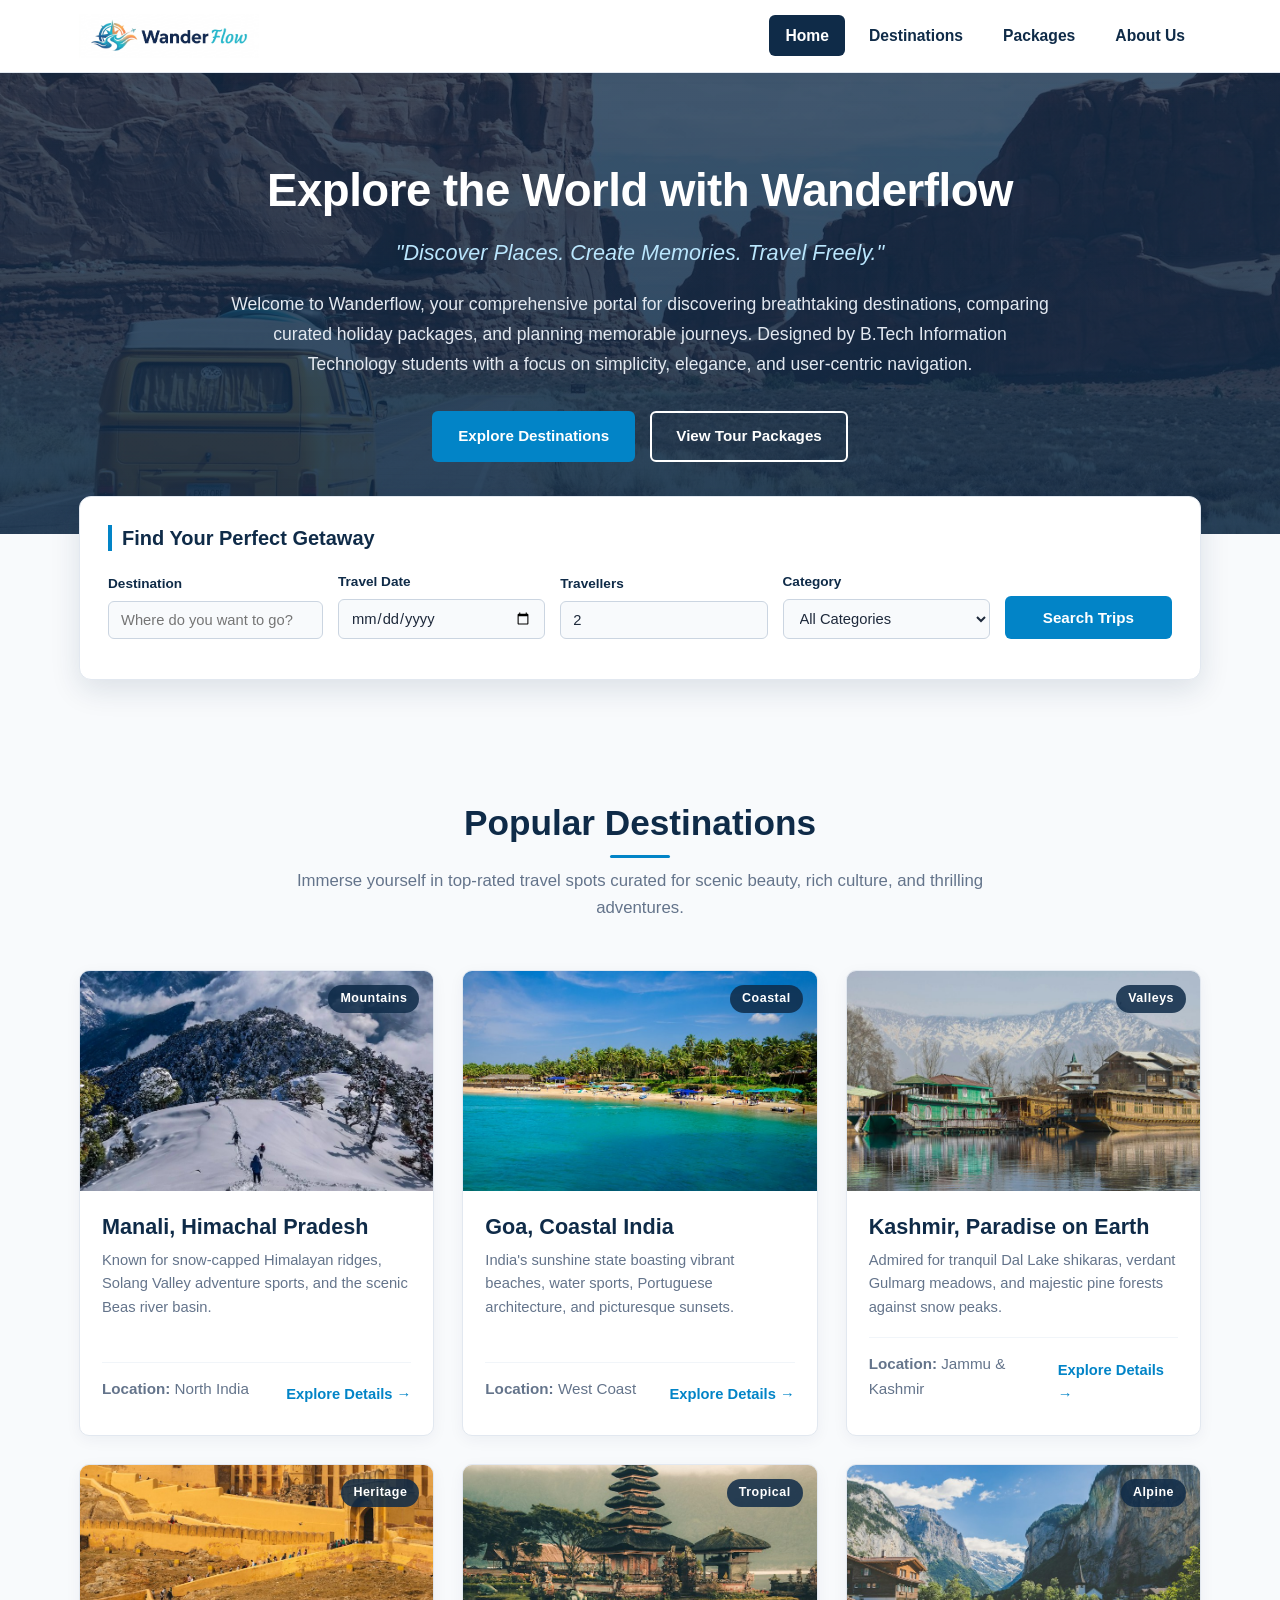
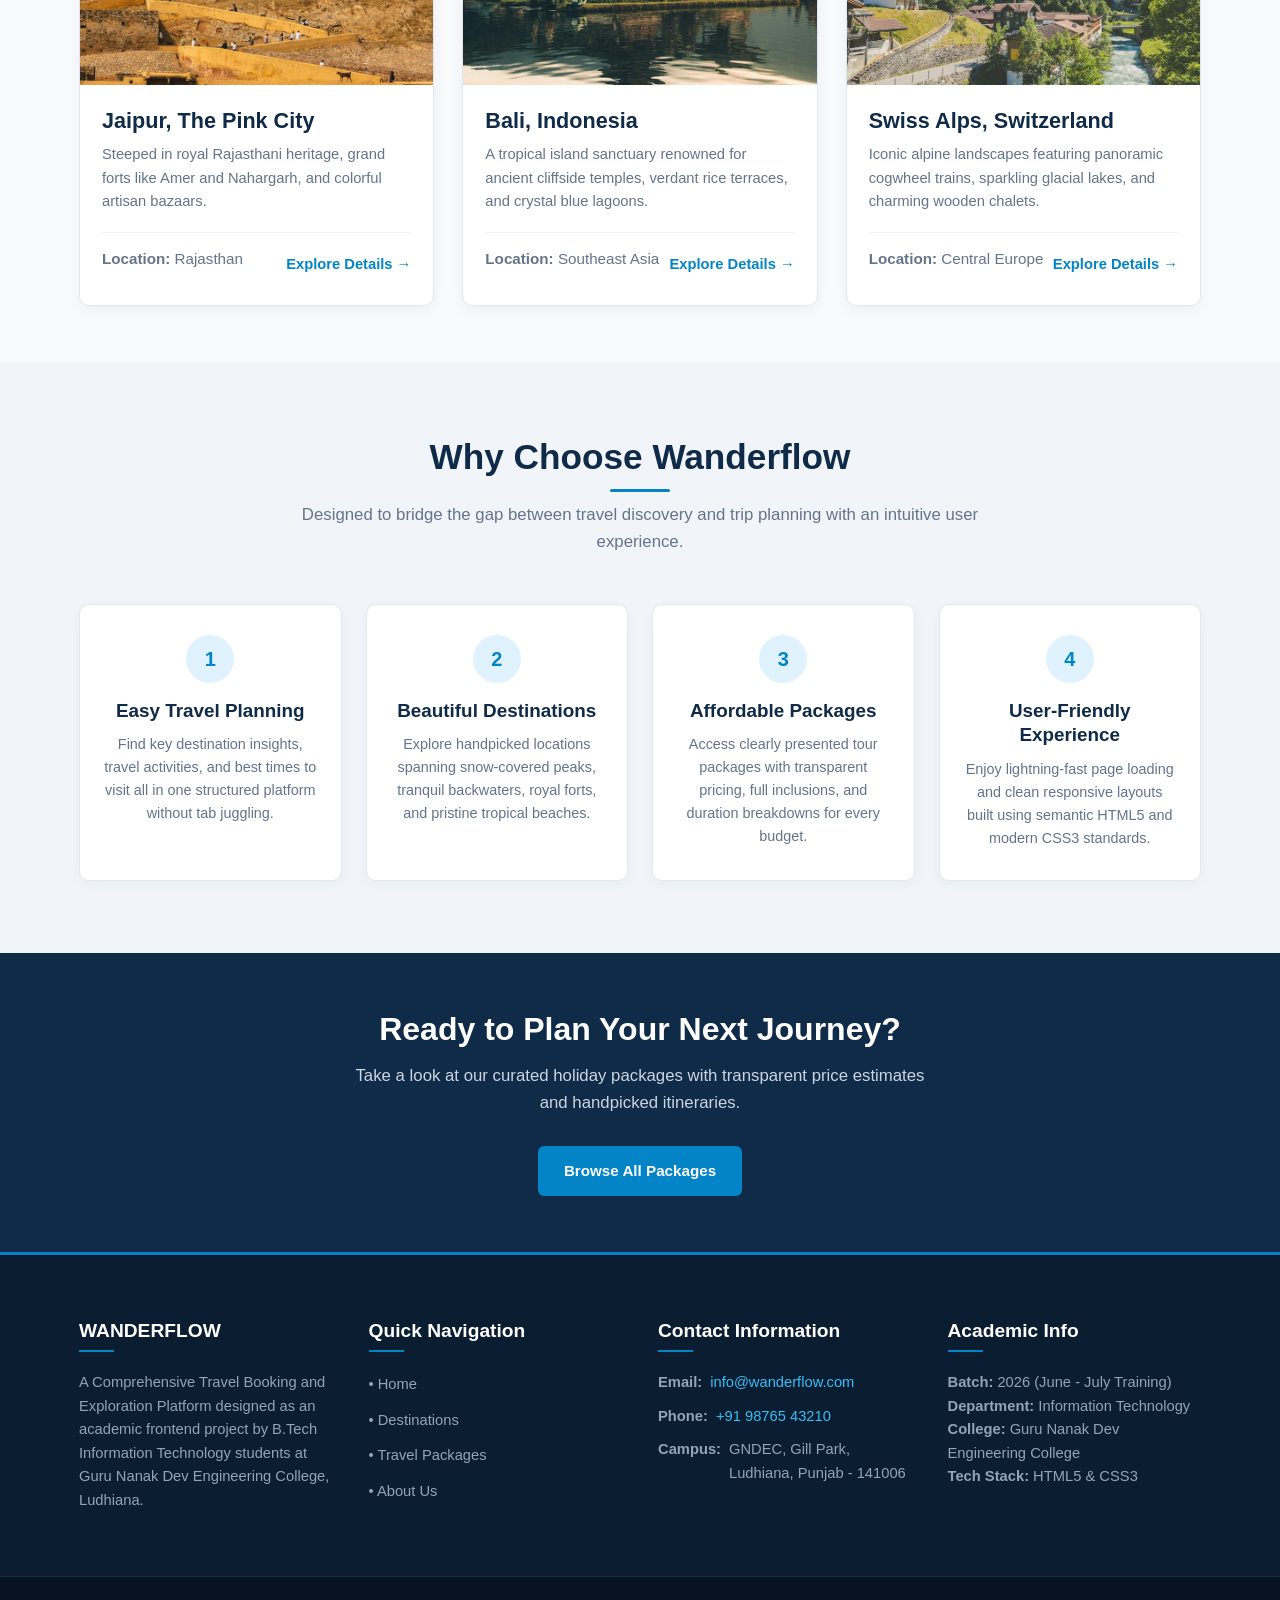
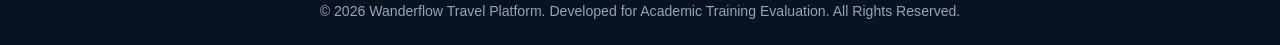
<file: index.html>
<!DOCTYPE html>
<html lang="en">
<head>
    <!-- Document Meta Information -->
    <meta charset="UTF-8">
    <meta name="viewport" content="width=device-width, initial-scale=1.0">
    <title>Wanderflow - A Comprehensive Travel Booking & Exploration Platform</title>
    
    <!-- External CSS Stylesheet -->
    <link rel="stylesheet" href="style.css">
</head>
<body>

    <!-- ====================================================================
         HEADER & NAVIGATION BAR
         ==================================================================== -->
    <header>
        <div class="container">
            <nav class="navbar">
                <!-- Website Logo -->
                <a href="index.html" class="logo-container">
                    <img src="wanderflowlogo-new.jpeg" alt="Wanderflow Logo" class="Wanderflow Logo" width="180" height="45">
                </a>

                <!-- Navigation Hyperlinks -->
                <ul class="nav-links">
                    <li><a href="index.html" class="active">Home</a></li>
                    <li><a href="destinations.html">Destinations</a></li>
                    <li><a href="packages.html">Packages</a></li>
                    <li><a href="about.html">About Us</a></li>
                </ul>
            </nav>
        </div>
    </header>

    <!-- ====================================================================
         HERO SECTION
         ==================================================================== -->
    <section class="hero-section">
        <div class="container">
            <div class="hero-content">
                <h1 class="hero-title">Explore the World with Wanderflow</h1>
                <p class="hero-tagline">"Discover Places. Create Memories. Travel Freely."</p>
                <p class="hero-description">
                    Welcome to Wanderflow, your comprehensive portal for discovering breathtaking destinations, 
                    comparing curated holiday packages, and planning memorable journeys. Designed by B.Tech 
                    Information Technology students with a focus on simplicity, elegance, and user-centric navigation.
                </p>
                <div class="hero-buttons">
                    <a href="destinations.html" class="btn btn-primary">Explore Destinations</a>
                    <a href="packages.html" class="btn btn-secondary">View Tour Packages</a>
                </div>
            </div>
        </div>
    </section>

    <!-- ====================================================================
         TRAVEL SEARCH SECTION (FRONTEND DEMONSTRATION FORM)
         ==================================================================== -->
    <section class="search-section">
        <div class="container">
            <div class="search-box">
                <h3 class="search-box-title">Find Your Perfect Getaway</h3>
                
                <!-- Frontend Search Form (Uses GET method per syllabus) -->
                <form action="destinations.html" method="get" class="search-form">
                    
                    <!-- Destination Input -->
                    <div class="form-group">
                        <label for="search-dest">Destination</label>
                        <input type="text" id="search-dest" name="destination" placeholder="Where do you want to go?" required>
                    </div>

                    <!-- Travel Date Input -->
                    <div class="form-group">
                        <label for="search-date">Travel Date</label>
                        <input type="date" id="search-date" name="travel_date" required>
                    </div>

                    <!-- Number of Travellers -->
                    <div class="form-group">
                        <label for="search-guests">Travellers</label>
                        <input type="number" id="search-guests" name="travellers" min="1" max="15" value="2" required>
                    </div>

                    <!-- Destination Category Dropdown -->
                    <div class="form-group">
                        <label for="search-category">Category</label>
                        <select id="search-category" name="category">
                            <option value="all">All Categories</option>
                            <option value="mountains">Snow &amp; Mountains</option>
                            <option value="beaches">Beaches &amp; Coastal</option>
                            <option value="heritage">Heritage &amp; Culture</option>
                            <option value="nature">Lakes &amp; Valleys</option>
                            <option value="international">International Wonders</option>
                        </select>
                    </div>

                    <!-- Search Button -->
                    <div class="form-group search-btn-container">
                        <button type="submit" class="btn btn-primary">Search Trips</button>
                    </div>
                </form>

                <p class="search-demo-note">
                </p>
            </div>
        </div>
    </section>

    <!-- ====================================================================
         POPULAR DESTINATIONS SECTION
         ==================================================================== -->
    <section class="section-padding">
        <div class="container">
            <div class="section-header">
                <h2 class="section-title">Popular Destinations</h2>
                <p class="section-subtitle">
                    Immerse yourself in top-rated travel spots curated for scenic beauty, rich culture, and thrilling adventures.
                </p>
            </div>

            <!-- Destinations Card Grid -->
            <div class="destinations-grid">

                <!-- 1. Manali Card -->
                <article class="destination-card">
                    <div class="card-img-wrapper">
                        <img src="images/manali.jpg" alt="Snowy peaks and valley in Manali" width="360" height="220">
                        <span class="card-badge">Mountains</span>
                    </div>
                    <div class="card-content">
                        <h3 class="card-title">Manali, Himachal Pradesh</h3>
                        <p class="card-desc">
                            Known for snow-capped Himalayan ridges, Solang Valley adventure sports, and the scenic Beas river basin.
                        </p>
                        <div class="card-footer">
                            <span class="dest-location"><b>Location:</b> North India</span>
                            <a href="destinations.html#manali" class="card-explore-link">Explore Details &rarr;</a>
                        </div>
                    </div>
                </article>

                <!-- 2. Goa Card -->
                <article class="destination-card">
                    <div class="card-img-wrapper">
                        <img src="images/goa.jpg" alt="Tropical palm trees and golden beach in Goa" width="360" height="220">
                        <span class="card-badge">Coastal</span>
                    </div>
                    <div class="card-content">
                        <h3 class="card-title">Goa, Coastal India</h3>
                        <p class="card-desc">
                            India's sunshine state boasting vibrant beaches, water sports, Portuguese architecture, and picturesque sunsets.
                        </p>
                        <div class="card-footer">
                            <span class="dest-location"><b>Location:</b> West Coast</span>
                            <a href="destinations.html#goa" class="card-explore-link">Explore Details &rarr;</a>
                        </div>
                    </div>
                </article>

                <!-- 3. Kashmir Card -->
                <article class="destination-card">
                    <div class="card-img-wrapper">
                        <img src="images/kashmir.jpg" alt="Serene Dal Lake with shikara boats in Kashmir" width="360" height="220">
                        <span class="card-badge">Valleys</span>
                    </div>
                    <div class="card-content">
                        <h3 class="card-title">Kashmir, Paradise on Earth</h3>
                        <p class="card-desc">
                            Admired for tranquil Dal Lake shikaras, verdant Gulmarg meadows, and majestic pine forests against snow peaks.
                        </p>
                        <div class="card-footer">
                            <span class="dest-location"><b>Location:</b> Jammu &amp; Kashmir</span>
                            <a href="destinations.html#kashmir" class="card-explore-link">Explore Details &rarr;</a>
                        </div>
                    </div>
                </article>

                <!-- 4. Jaipur Card -->
                <article class="destination-card">
                    <div class="card-img-wrapper">
                        <img src="images/jaipur.jpg" alt="Magnificent architecture of Jaipur" width="360" height="220">
                        <span class="card-badge">Heritage</span>
                    </div>
                    <div class="card-content">
                        <h3 class="card-title">Jaipur, The Pink City</h3>
                        <p class="card-desc">
                            Steeped in royal Rajasthani heritage, grand forts like Amer and Nahargarh, and colorful artisan bazaars.
                        </p>
                        <div class="card-footer">
                            <span class="dest-location"><b>Location:</b> Rajasthan</span>
                            <a href="destinations.html#jaipur" class="card-explore-link">Explore Details &rarr;</a>
                        </div>
                    </div>
                </article>

                <!-- 5. Bali Card -->
                <article class="destination-card">
                    <div class="card-img-wrapper">
                        <img src="images/bali.jpg" alt="Ancient Balinese temple and lush greenery" width="360" height="220">
                        <span class="card-badge">Tropical</span>
                    </div>
                    <div class="card-content">
                        <h3 class="card-title">Bali, Indonesia</h3>
                        <p class="card-desc">
                            A tropical island sanctuary renowned for ancient cliffside temples, verdant rice terraces, and crystal blue lagoons.
                        </p>
                        <div class="card-footer">
                            <span class="dest-location"><b>Location:</b> Southeast Asia</span>
                            <a href="destinations.html#bali" class="card-explore-link">Explore Details &rarr;</a>
                        </div>
                    </div>
                </article>

                <!-- 6. Switzerland Card -->
                <article class="destination-card">
                    <div class="card-img-wrapper">
                        <img src="images/switzerland.jpg" alt="Scenic Swiss Alps with green valley and snowy mountains" width="360" height="220">
                        <span class="card-badge">Alpine</span>
                    </div>
                    <div class="card-content">
                        <h3 class="card-title">Swiss Alps, Switzerland</h3>
                        <p class="card-desc">
                            Iconic alpine landscapes featuring panoramic cogwheel trains, sparkling glacial lakes, and charming wooden chalets.
                        </p>
                        <div class="card-footer">
                            <span class="dest-location"><b>Location:</b> Central Europe</span>
                            <a href="destinations.html#switzerland" class="card-explore-link">Explore Details &rarr;</a>
                        </div>
                    </div>
                </article>

            </div>
        </div>
    </section>

    <!-- ====================================================================
         WHY CHOOSE WANDERFLOW SECTION
         ==================================================================== -->
    <section class="features-section">
        <div class="container">
            <div class="section-header">
                <h2 class="section-title">Why Choose Wanderflow</h2>
                <p class="section-subtitle">
                    Designed to bridge the gap between travel discovery and trip planning with an intuitive user experience.
                </p>
            </div>

            <div class="features-grid">
                <!-- Feature 1 -->
                <div class="feature-box">
                    <div class="feature-number">1</div>
                    <h3 class="feature-title">Easy Travel Planning</h3>
                    <p class="feature-desc">
                        Find key destination insights, travel activities, and best times to visit all in one structured platform without tab juggling.
                    </p>
                </div>

                <!-- Feature 2 -->
                <div class="feature-box">
                    <div class="feature-number">2</div>
                    <h3 class="feature-title">Beautiful Destinations</h3>
                    <p class="feature-desc">
                        Explore handpicked locations spanning snow-covered peaks, tranquil backwaters, royal forts, and pristine tropical beaches.
                    </p>
                </div>

                <!-- Feature 3 -->
                <div class="feature-box">
                    <div class="feature-number">3</div>
                    <h3 class="feature-title">Affordable Packages</h3>
                    <p class="feature-desc">
                        Access clearly presented tour packages with transparent pricing, full inclusions, and duration breakdowns for every budget.
                    </p>
                </div>

                <!-- Feature 4 -->
                <div class="feature-box">
                    <div class="feature-number">4</div>
                    <h3 class="feature-title">User-Friendly Experience</h3>
                    <p class="feature-desc">
                        Enjoy lightning-fast page loading and clean responsive layouts built using semantic HTML5 and modern CSS3 standards.
                    </p>
                </div>
            </div>
        </div>
    </section>

    <!-- ====================================================================
         CALL TO ACTION BANNER
         ==================================================================== -->
    <section class="cta-banner">
        <div class="container">
            <h2>Ready to Plan Your Next Journey?</h2>
            <p>
                Take a look at our curated holiday packages with transparent price estimates and handpicked itineraries.
            </p>
            <a href="packages.html" class="btn btn-primary">Browse All Packages</a>
        </div>
    </section>

    <!-- ====================================================================
         FOOTER
         ==================================================================== -->
    <footer>
        <div class="container">
            <div class="footer-grid">
                
                <!-- Col 1: Brand Info -->
                <div class="footer-col">
                    <h3>WANDERFLOW</h3>
                    <p>
                        A Comprehensive Travel Booking and Exploration Platform designed as an academic frontend project 
                        by B.Tech Information Technology students at Guru Nanak Dev Engineering College, Ludhiana.
                    </p>
                </div>

                <!-- Col 2: Quick Links -->
                <div class="footer-col">
                    <h3>Quick Navigation</h3>
                    <ul class="footer-links">
                        <li><a href="index.html">&bull; Home</a></li>
                        <li><a href="destinations.html">&bull; Destinations</a></li>
                        <li><a href="packages.html">&bull; Travel Packages</a></li>
                        <li><a href="about.html">&bull; About Us</a></li>
                    </ul>
                </div>

                <!-- Col 3: Contact Info -->
                <div class="footer-col">
                    <h3>Contact Information</h3>
                    <div class="footer-contact-item">
                        <span><b>Email:</b></span>
                        <a href="mailto:info@wanderflow.com">info@wanderflow.com</a>
                    </div>
                    <div class="footer-contact-item">
                        <span><b>Phone:</b></span>
                        <a href="tel:+919876543210">+91 98765 43210</a>
                    </div>
                    <div class="footer-contact-item">
                        <span><b>Campus:</b></span>
                        <span>GNDEC, Gill Park, Ludhiana, Punjab - 141006</span>
                    </div>
                </div>

                <!-- Col 4: Project Info -->
                <div class="footer-col">
                    <h3>Academic Info</h3>
                    <p>
                        <b>Batch:</b> 2026 (June - July Training)<br>
                        <b>Department:</b> Information Technology<br>
                        <b>College:</b> Guru Nanak Dev Engineering College<br>
                        <b>Tech Stack:</b> HTML5 &amp; CSS3
                    </p>
                </div>

            </div>
        </div>

        <div class="footer-bottom">
            <div class="container">
                <p>&copy; 2026 Wanderflow Travel Platform. Developed for Academic Training Evaluation. All Rights Reserved.</p>
            </div>
        </div>
    </footer>

</body>
</html>
</file>
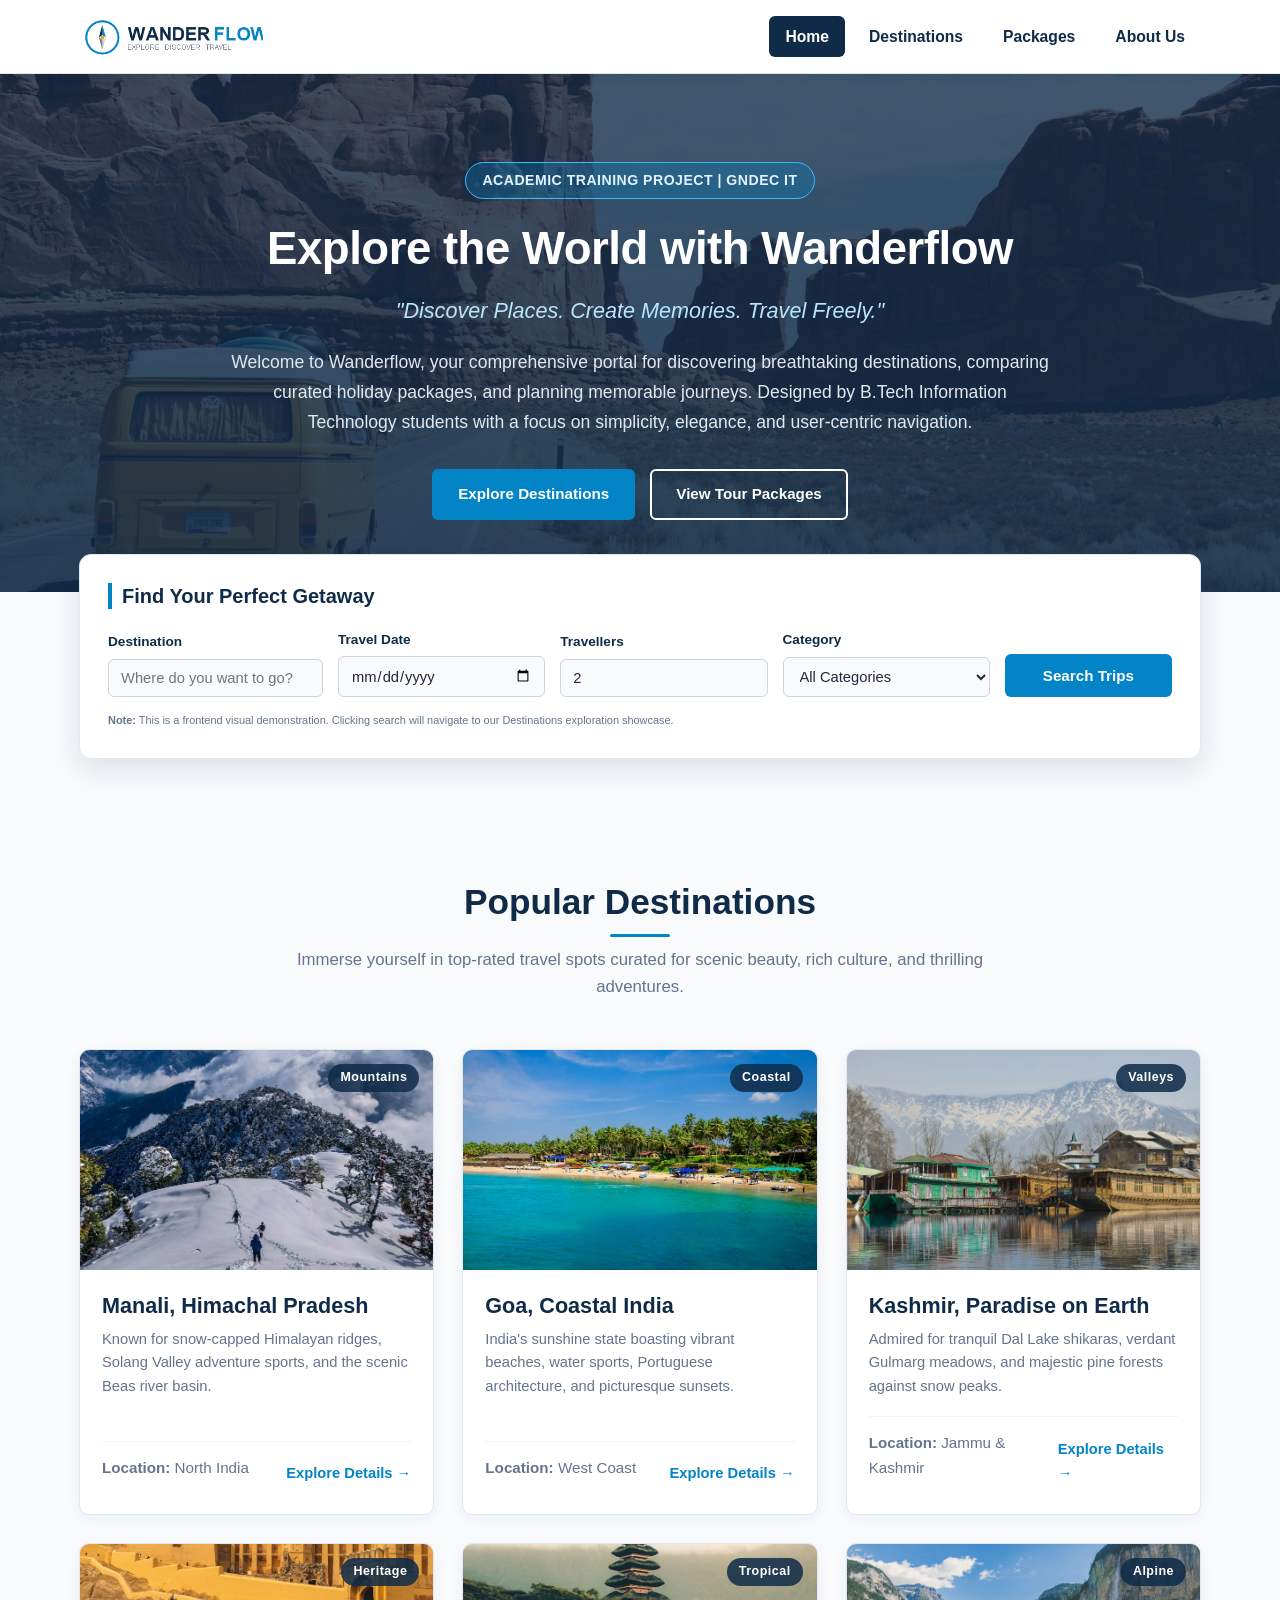
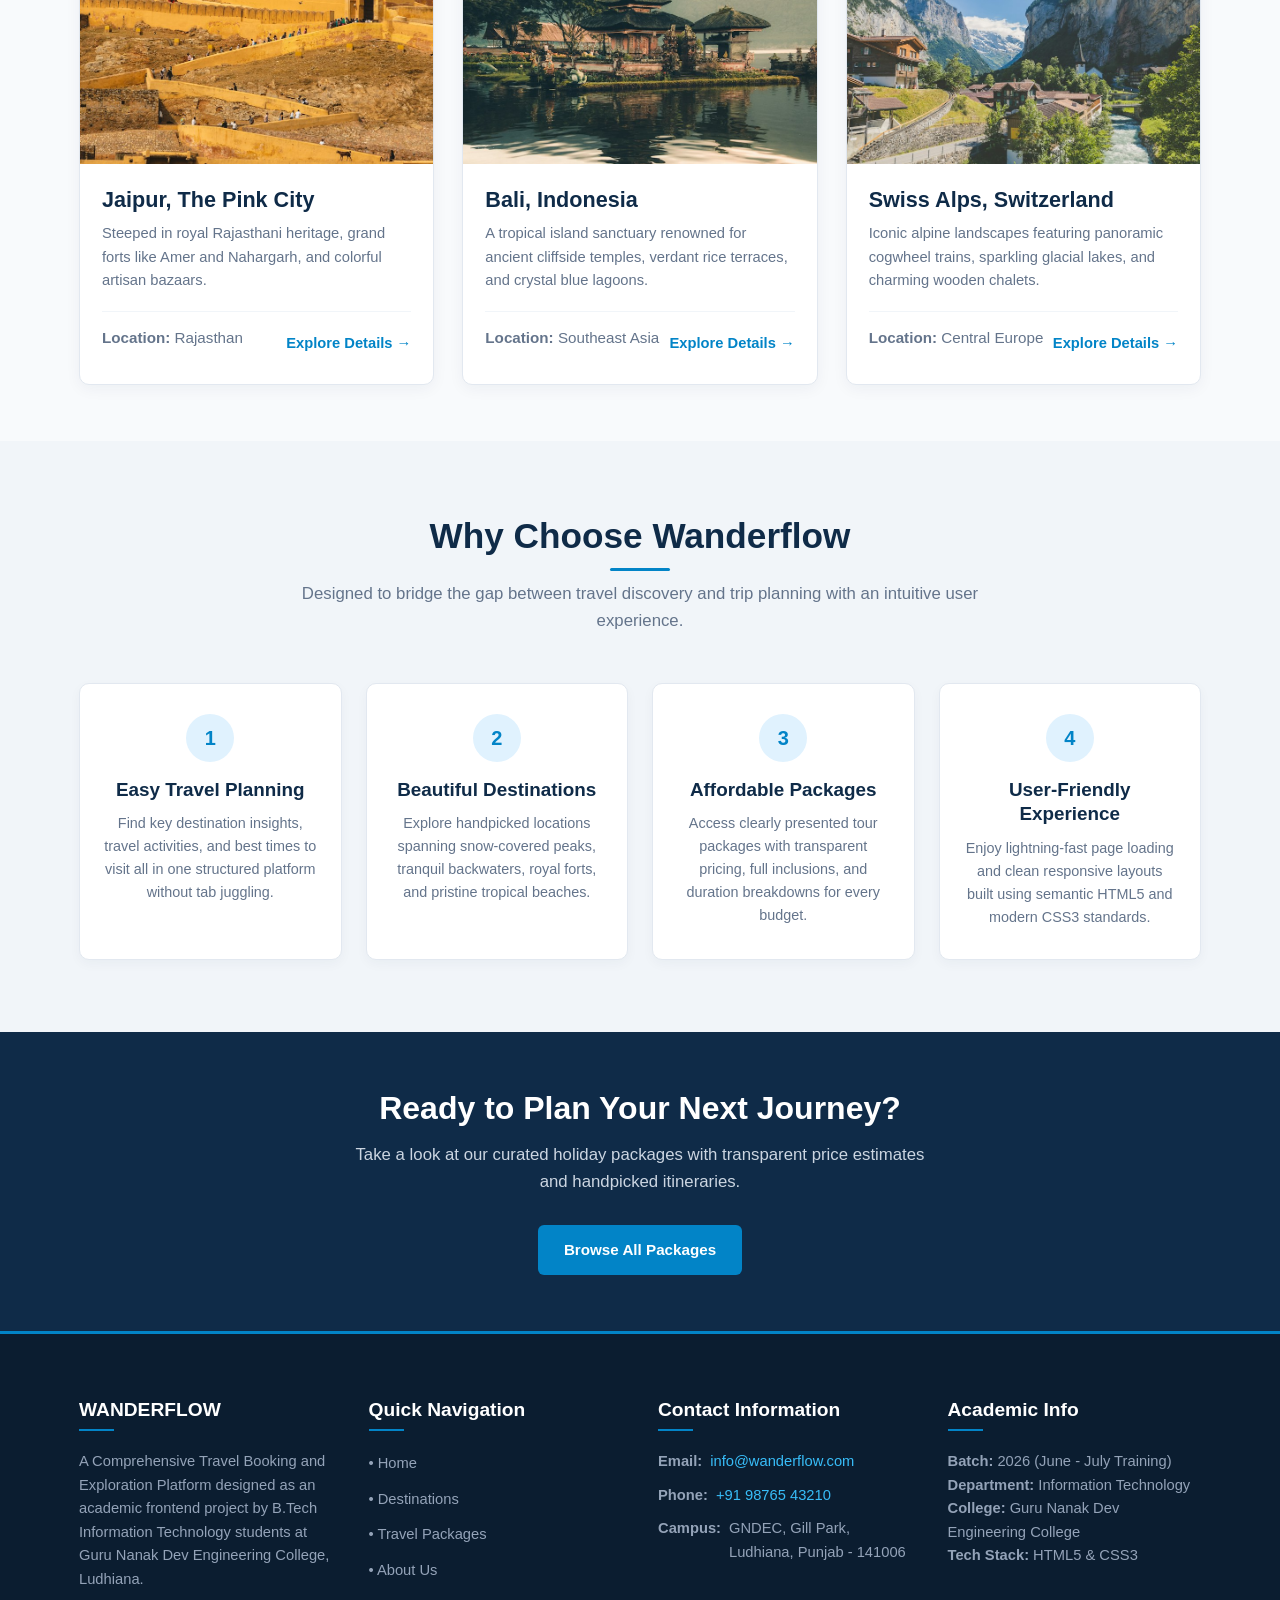
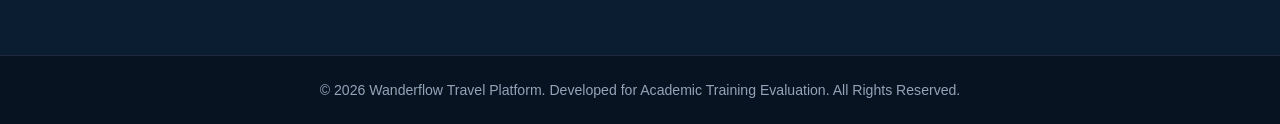
<file: Wanderflow/index.html>
<!DOCTYPE html>
<html lang="en">
<head>
    <!-- Document Meta Information -->
    <meta charset="UTF-8">
    <meta name="viewport" content="width=device-width, initial-scale=1.0">
    <title>Wanderflow - A Comprehensive Travel Booking & Exploration Platform</title>
    
    <!-- External CSS Stylesheet -->
    <link rel="stylesheet" href="style.css">
</head>
<body>

    <!-- ====================================================================
         HEADER & NAVIGATION BAR
         ==================================================================== -->
    <header>
        <div class="container">
            <nav class="navbar">
                <!-- Website Logo -->
                <a href="index.html" class="logo-container">
                    <img src="images/logo.png" alt="Wanderflow Logo" class="logo-img" width="180" height="45">
                </a>

                <!-- Navigation Hyperlinks -->
                <ul class="nav-links">
                    <li><a href="index.html" class="active">Home</a></li>
                    <li><a href="destinations.html">Destinations</a></li>
                    <li><a href="packages.html">Packages</a></li>
                    <li><a href="about.html">About Us</a></li>
                </ul>
            </nav>
        </div>
    </header>

    <!-- ====================================================================
         HERO SECTION
         ==================================================================== -->
    <section class="hero-section">
        <div class="container">
            <div class="hero-content">
                <span class="hero-badge">Academic Training Project | GNDEC IT</span>
                <h1 class="hero-title">Explore the World with Wanderflow</h1>
                <p class="hero-tagline">"Discover Places. Create Memories. Travel Freely."</p>
                <p class="hero-description">
                    Welcome to Wanderflow, your comprehensive portal for discovering breathtaking destinations, 
                    comparing curated holiday packages, and planning memorable journeys. Designed by B.Tech 
                    Information Technology students with a focus on simplicity, elegance, and user-centric navigation.
                </p>
                <div class="hero-buttons">
                    <a href="destinations.html" class="btn btn-primary">Explore Destinations</a>
                    <a href="packages.html" class="btn btn-secondary">View Tour Packages</a>
                </div>
            </div>
        </div>
    </section>

    <!-- ====================================================================
         TRAVEL SEARCH SECTION (FRONTEND DEMONSTRATION FORM)
         ==================================================================== -->
    <section class="search-section">
        <div class="container">
            <div class="search-box">
                <h3 class="search-box-title">Find Your Perfect Getaway</h3>
                
                <!-- Frontend Search Form (Uses GET method per syllabus) -->
                <form action="destinations.html" method="get" class="search-form">
                    
                    <!-- Destination Input -->
                    <div class="form-group">
                        <label for="search-dest">Destination</label>
                        <input type="text" id="search-dest" name="destination" placeholder="Where do you want to go?" required>
                    </div>

                    <!-- Travel Date Input -->
                    <div class="form-group">
                        <label for="search-date">Travel Date</label>
                        <input type="date" id="search-date" name="travel_date" required>
                    </div>

                    <!-- Number of Travellers -->
                    <div class="form-group">
                        <label for="search-guests">Travellers</label>
                        <input type="number" id="search-guests" name="travellers" min="1" max="15" value="2" required>
                    </div>

                    <!-- Destination Category Dropdown -->
                    <div class="form-group">
                        <label for="search-category">Category</label>
                        <select id="search-category" name="category">
                            <option value="all">All Categories</option>
                            <option value="mountains">Snow &amp; Mountains</option>
                            <option value="beaches">Beaches &amp; Coastal</option>
                            <option value="heritage">Heritage &amp; Culture</option>
                            <option value="nature">Lakes &amp; Valleys</option>
                            <option value="international">International Wonders</option>
                        </select>
                    </div>

                    <!-- Search Button -->
                    <div class="form-group search-btn-container">
                        <button type="submit" class="btn btn-primary">Search Trips</button>
                    </div>
                </form>

                <p class="search-demo-note">
                    <small><b>Note:</b> This is a frontend visual demonstration. Clicking search will navigate to our Destinations exploration showcase.</small>
                </p>
            </div>
        </div>
    </section>

    <!-- ====================================================================
         POPULAR DESTINATIONS SECTION
         ==================================================================== -->
    <section class="section-padding">
        <div class="container">
            <div class="section-header">
                <h2 class="section-title">Popular Destinations</h2>
                <p class="section-subtitle">
                    Immerse yourself in top-rated travel spots curated for scenic beauty, rich culture, and thrilling adventures.
                </p>
            </div>

            <!-- Destinations Card Grid -->
            <div class="destinations-grid">

                <!-- 1. Manali Card -->
                <article class="destination-card">
                    <div class="card-img-wrapper">
                        <img src="images/manali.jpg" alt="Snowy peaks and valley in Manali" width="360" height="220">
                        <span class="card-badge">Mountains</span>
                    </div>
                    <div class="card-content">
                        <h3 class="card-title">Manali, Himachal Pradesh</h3>
                        <p class="card-desc">
                            Known for snow-capped Himalayan ridges, Solang Valley adventure sports, and the scenic Beas river basin.
                        </p>
                        <div class="card-footer">
                            <span class="dest-location"><b>Location:</b> North India</span>
                            <a href="destinations.html#manali" class="card-explore-link">Explore Details &rarr;</a>
                        </div>
                    </div>
                </article>

                <!-- 2. Goa Card -->
                <article class="destination-card">
                    <div class="card-img-wrapper">
                        <img src="images/goa.jpg" alt="Tropical palm trees and golden beach in Goa" width="360" height="220">
                        <span class="card-badge">Coastal</span>
                    </div>
                    <div class="card-content">
                        <h3 class="card-title">Goa, Coastal India</h3>
                        <p class="card-desc">
                            India's sunshine state boasting vibrant beaches, water sports, Portuguese architecture, and picturesque sunsets.
                        </p>
                        <div class="card-footer">
                            <span class="dest-location"><b>Location:</b> West Coast</span>
                            <a href="destinations.html#goa" class="card-explore-link">Explore Details &rarr;</a>
                        </div>
                    </div>
                </article>

                <!-- 3. Kashmir Card -->
                <article class="destination-card">
                    <div class="card-img-wrapper">
                        <img src="images/kashmir.jpg" alt="Serene Dal Lake with shikara boats in Kashmir" width="360" height="220">
                        <span class="card-badge">Valleys</span>
                    </div>
                    <div class="card-content">
                        <h3 class="card-title">Kashmir, Paradise on Earth</h3>
                        <p class="card-desc">
                            Admired for tranquil Dal Lake shikaras, verdant Gulmarg meadows, and majestic pine forests against snow peaks.
                        </p>
                        <div class="card-footer">
                            <span class="dest-location"><b>Location:</b> Jammu &amp; Kashmir</span>
                            <a href="destinations.html#kashmir" class="card-explore-link">Explore Details &rarr;</a>
                        </div>
                    </div>
                </article>

                <!-- 4. Jaipur Card -->
                <article class="destination-card">
                    <div class="card-img-wrapper">
                        <img src="images/jaipur.jpg" alt="Magnificent architecture of Jaipur" width="360" height="220">
                        <span class="card-badge">Heritage</span>
                    </div>
                    <div class="card-content">
                        <h3 class="card-title">Jaipur, The Pink City</h3>
                        <p class="card-desc">
                            Steeped in royal Rajasthani heritage, grand forts like Amer and Nahargarh, and colorful artisan bazaars.
                        </p>
                        <div class="card-footer">
                            <span class="dest-location"><b>Location:</b> Rajasthan</span>
                            <a href="destinations.html#jaipur" class="card-explore-link">Explore Details &rarr;</a>
                        </div>
                    </div>
                </article>

                <!-- 5. Bali Card -->
                <article class="destination-card">
                    <div class="card-img-wrapper">
                        <img src="images/bali.jpg" alt="Ancient Balinese temple and lush greenery" width="360" height="220">
                        <span class="card-badge">Tropical</span>
                    </div>
                    <div class="card-content">
                        <h3 class="card-title">Bali, Indonesia</h3>
                        <p class="card-desc">
                            A tropical island sanctuary renowned for ancient cliffside temples, verdant rice terraces, and crystal blue lagoons.
                        </p>
                        <div class="card-footer">
                            <span class="dest-location"><b>Location:</b> Southeast Asia</span>
                            <a href="destinations.html#bali" class="card-explore-link">Explore Details &rarr;</a>
                        </div>
                    </div>
                </article>

                <!-- 6. Switzerland Card -->
                <article class="destination-card">
                    <div class="card-img-wrapper">
                        <img src="images/switzerland.jpg" alt="Scenic Swiss Alps with green valley and snowy mountains" width="360" height="220">
                        <span class="card-badge">Alpine</span>
                    </div>
                    <div class="card-content">
                        <h3 class="card-title">Swiss Alps, Switzerland</h3>
                        <p class="card-desc">
                            Iconic alpine landscapes featuring panoramic cogwheel trains, sparkling glacial lakes, and charming wooden chalets.
                        </p>
                        <div class="card-footer">
                            <span class="dest-location"><b>Location:</b> Central Europe</span>
                            <a href="destinations.html#switzerland" class="card-explore-link">Explore Details &rarr;</a>
                        </div>
                    </div>
                </article>

            </div>
        </div>
    </section>

    <!-- ====================================================================
         WHY CHOOSE WANDERFLOW SECTION
         ==================================================================== -->
    <section class="features-section">
        <div class="container">
            <div class="section-header">
                <h2 class="section-title">Why Choose Wanderflow</h2>
                <p class="section-subtitle">
                    Designed to bridge the gap between travel discovery and trip planning with an intuitive user experience.
                </p>
            </div>

            <div class="features-grid">
                <!-- Feature 1 -->
                <div class="feature-box">
                    <div class="feature-number">1</div>
                    <h3 class="feature-title">Easy Travel Planning</h3>
                    <p class="feature-desc">
                        Find key destination insights, travel activities, and best times to visit all in one structured platform without tab juggling.
                    </p>
                </div>

                <!-- Feature 2 -->
                <div class="feature-box">
                    <div class="feature-number">2</div>
                    <h3 class="feature-title">Beautiful Destinations</h3>
                    <p class="feature-desc">
                        Explore handpicked locations spanning snow-covered peaks, tranquil backwaters, royal forts, and pristine tropical beaches.
                    </p>
                </div>

                <!-- Feature 3 -->
                <div class="feature-box">
                    <div class="feature-number">3</div>
                    <h3 class="feature-title">Affordable Packages</h3>
                    <p class="feature-desc">
                        Access clearly presented tour packages with transparent pricing, full inclusions, and duration breakdowns for every budget.
                    </p>
                </div>

                <!-- Feature 4 -->
                <div class="feature-box">
                    <div class="feature-number">4</div>
                    <h3 class="feature-title">User-Friendly Experience</h3>
                    <p class="feature-desc">
                        Enjoy lightning-fast page loading and clean responsive layouts built using semantic HTML5 and modern CSS3 standards.
                    </p>
                </div>
            </div>
        </div>
    </section>

    <!-- ====================================================================
         CALL TO ACTION BANNER
         ==================================================================== -->
    <section class="cta-banner">
        <div class="container">
            <h2>Ready to Plan Your Next Journey?</h2>
            <p>
                Take a look at our curated holiday packages with transparent price estimates and handpicked itineraries.
            </p>
            <a href="packages.html" class="btn btn-primary">Browse All Packages</a>
        </div>
    </section>

    <!-- ====================================================================
         FOOTER
         ==================================================================== -->
    <footer>
        <div class="container">
            <div class="footer-grid">
                
                <!-- Col 1: Brand Info -->
                <div class="footer-col">
                    <h3>WANDERFLOW</h3>
                    <p>
                        A Comprehensive Travel Booking and Exploration Platform designed as an academic frontend project 
                        by B.Tech Information Technology students at Guru Nanak Dev Engineering College, Ludhiana.
                    </p>
                </div>

                <!-- Col 2: Quick Links -->
                <div class="footer-col">
                    <h3>Quick Navigation</h3>
                    <ul class="footer-links">
                        <li><a href="index.html">&bull; Home</a></li>
                        <li><a href="destinations.html">&bull; Destinations</a></li>
                        <li><a href="packages.html">&bull; Travel Packages</a></li>
                        <li><a href="about.html">&bull; About Us</a></li>
                    </ul>
                </div>

                <!-- Col 3: Contact Info -->
                <div class="footer-col">
                    <h3>Contact Information</h3>
                    <div class="footer-contact-item">
                        <span><b>Email:</b></span>
                        <a href="mailto:info@wanderflow.com">info@wanderflow.com</a>
                    </div>
                    <div class="footer-contact-item">
                        <span><b>Phone:</b></span>
                        <a href="tel:+919876543210">+91 98765 43210</a>
                    </div>
                    <div class="footer-contact-item">
                        <span><b>Campus:</b></span>
                        <span>GNDEC, Gill Park, Ludhiana, Punjab - 141006</span>
                    </div>
                </div>

                <!-- Col 4: Project Info -->
                <div class="footer-col">
                    <h3>Academic Info</h3>
                    <p>
                        <b>Batch:</b> 2026 (June - July Training)<br>
                        <b>Department:</b> Information Technology<br>
                        <b>College:</b> Guru Nanak Dev Engineering College<br>
                        <b>Tech Stack:</b> HTML5 &amp; CSS3
                    </p>
                </div>

            </div>
        </div>

        <div class="footer-bottom">
            <div class="container">
                <p>&copy; 2026 Wanderflow Travel Platform. Developed for Academic Training Evaluation. All Rights Reserved.</p>
            </div>
        </div>
    </footer>

</body>
</html>
</file>
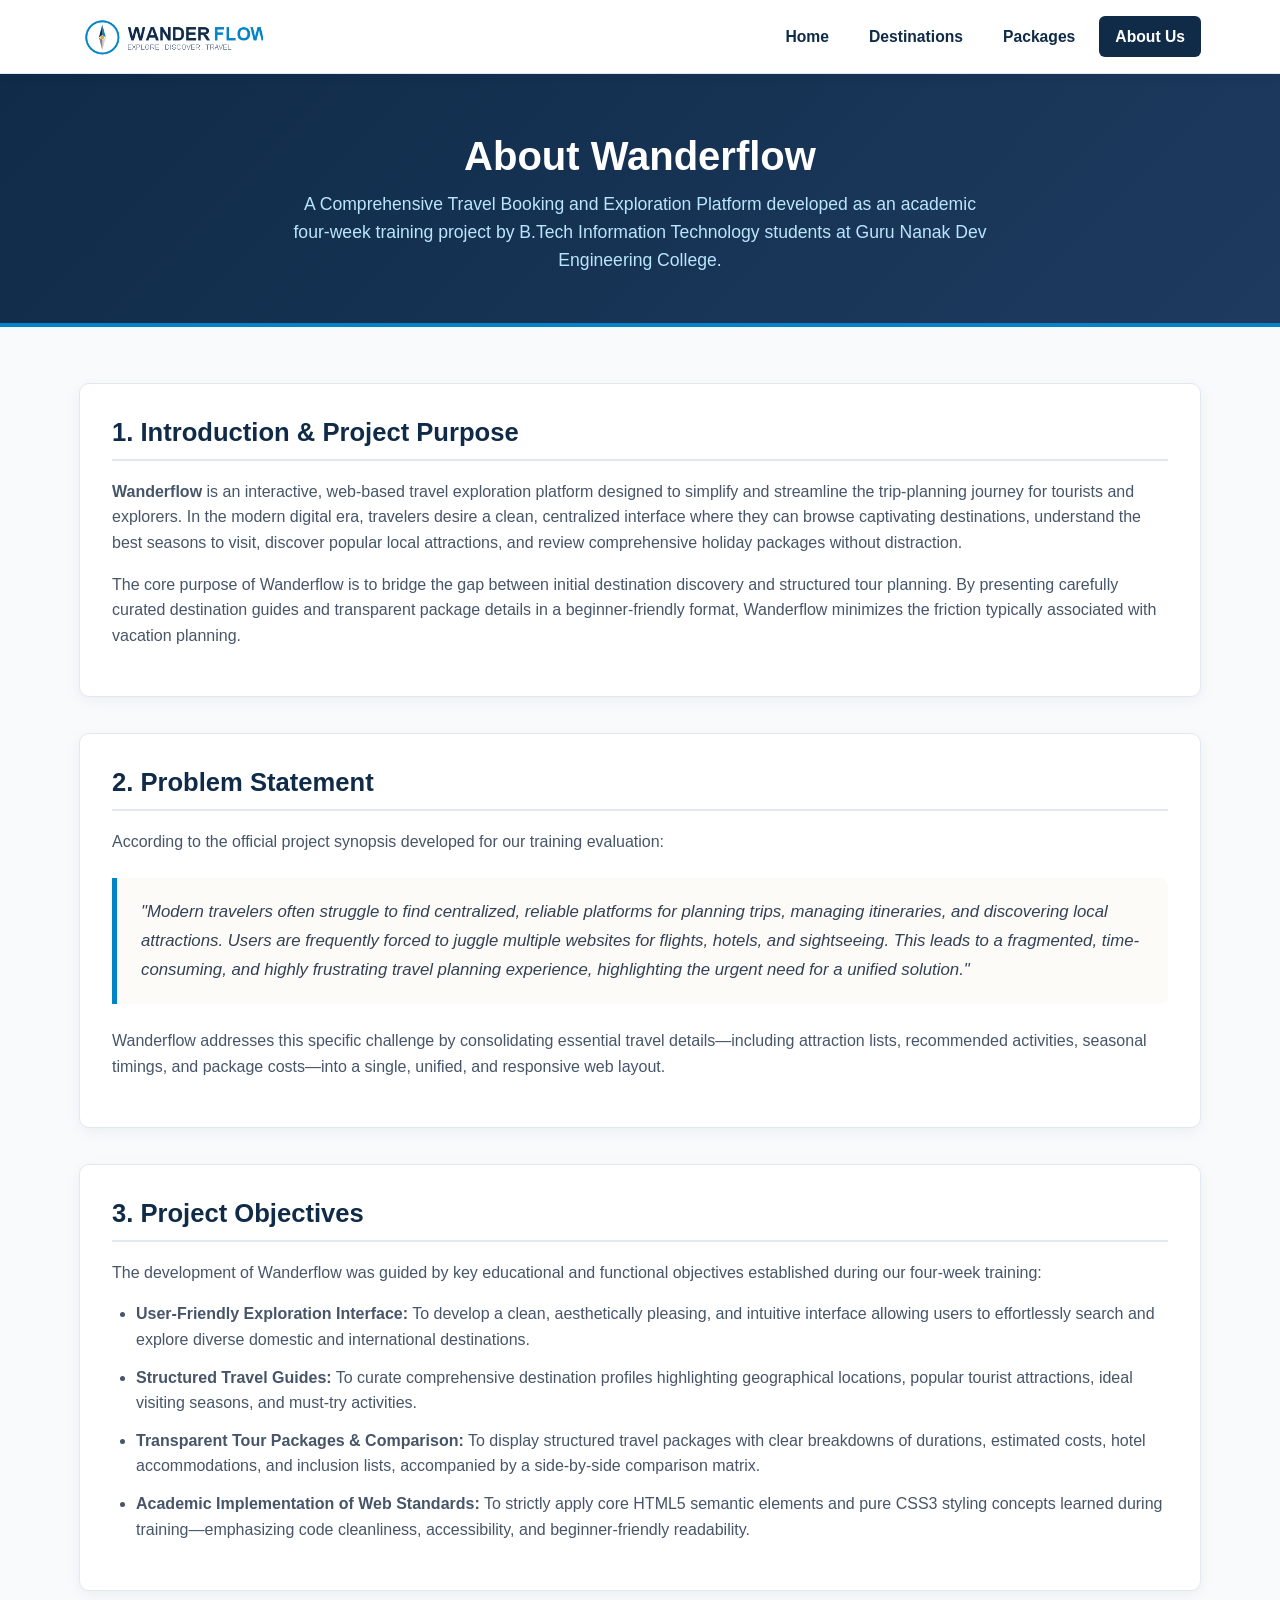
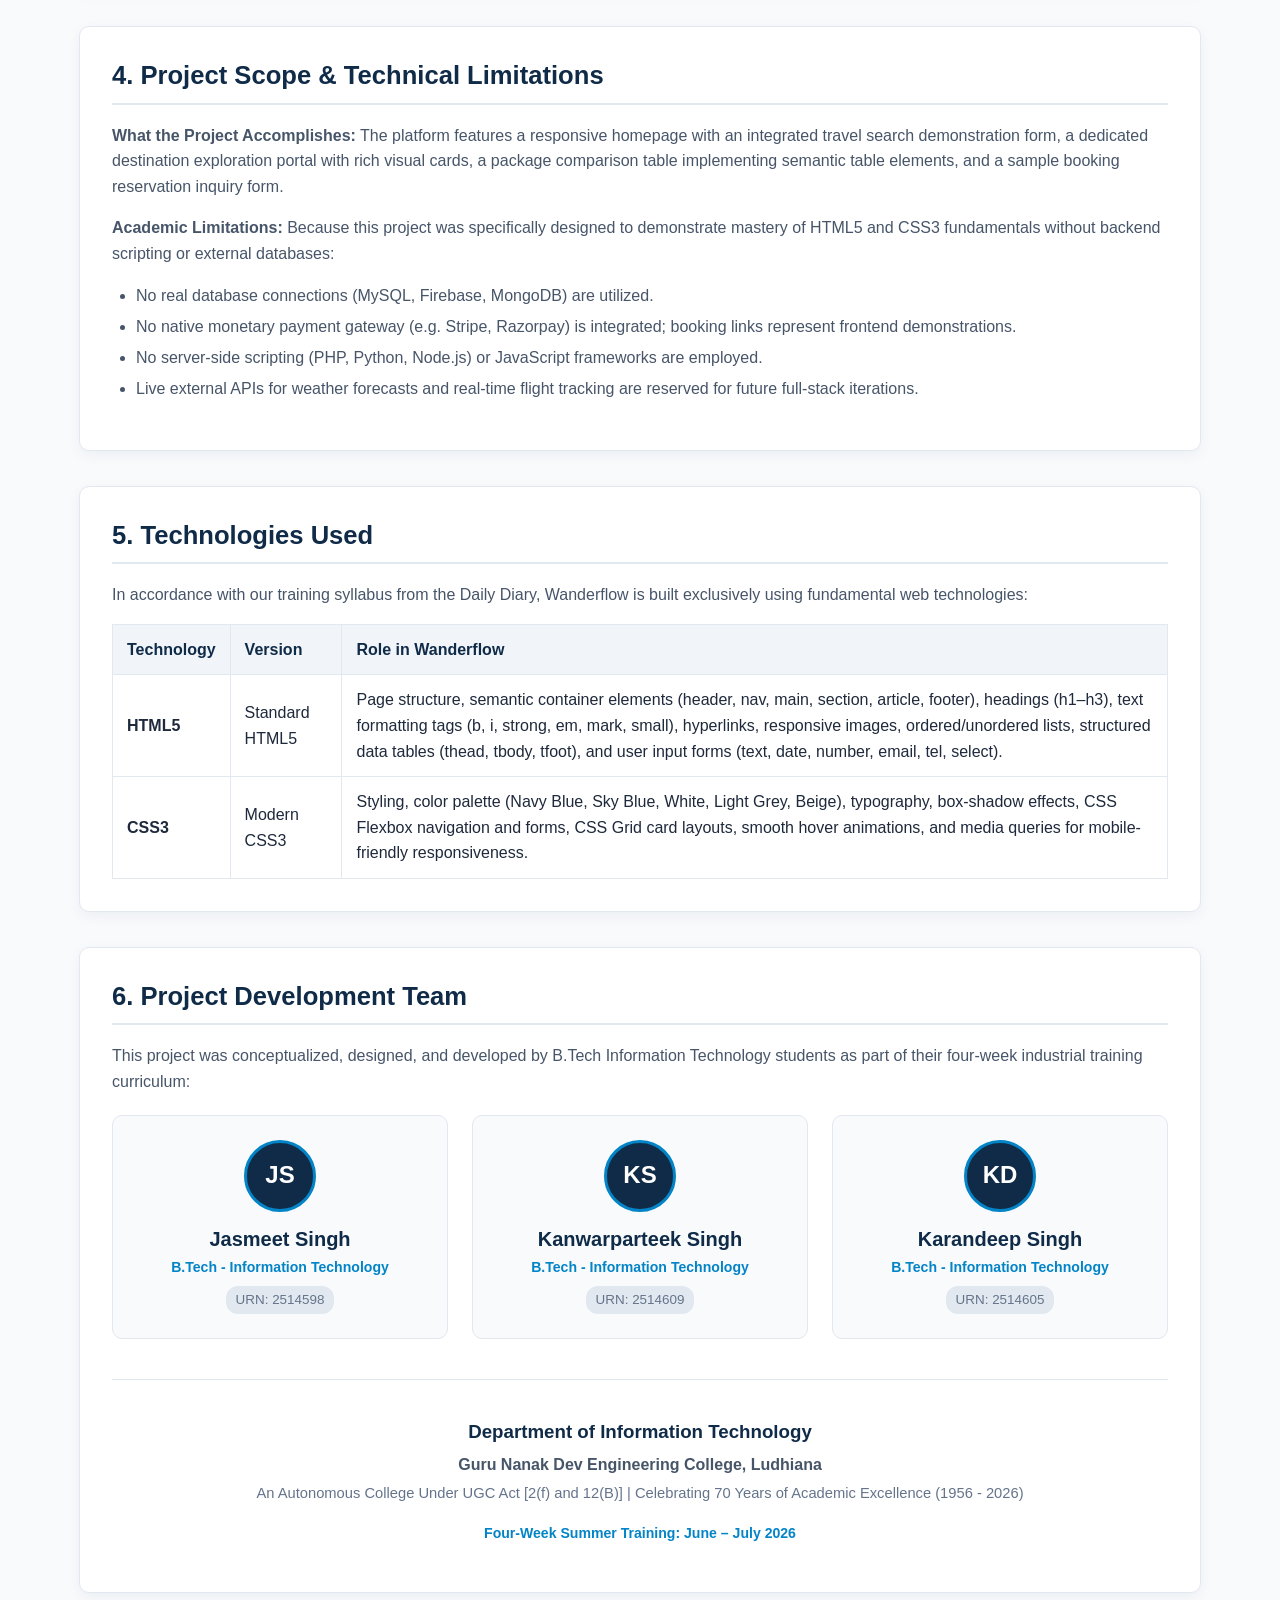
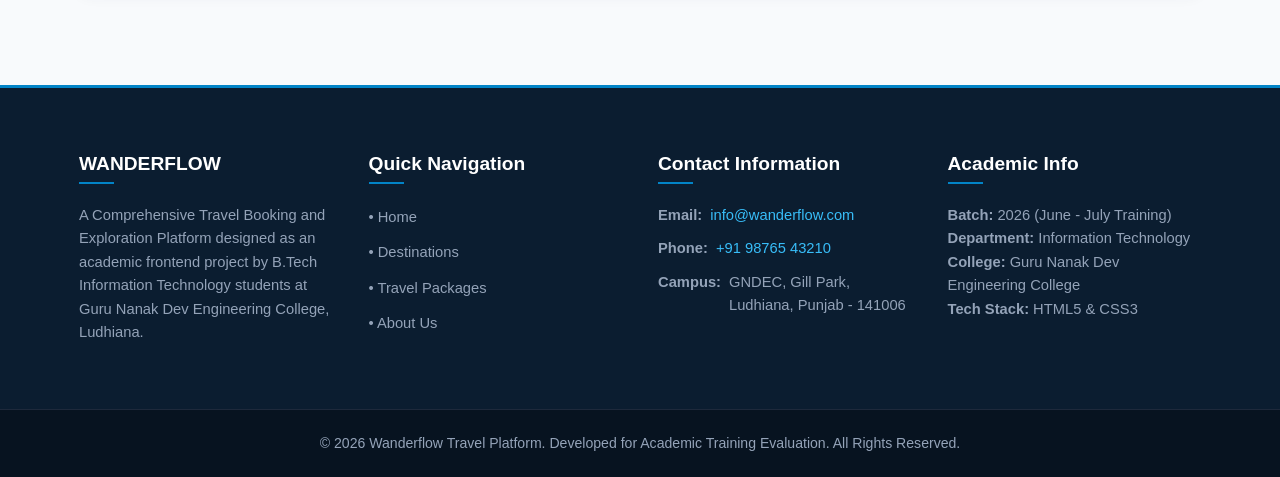
<file: about.html>
<!DOCTYPE html>
<html lang="en">
<head>
    <!-- Document Meta Information -->
    <meta charset="UTF-8">
    <meta name="viewport" content="width=device-width, initial-scale=1.0">
    <title>About Us - Wanderflow Travel Platform</title>
    
    <!-- External CSS Stylesheet -->
    <link rel="stylesheet" href="style.css">
</head>
<body>

    <!-- ====================================================================
         HEADER & NAVIGATION BAR
         ==================================================================== -->
    <header>
        <div class="container">
            <nav class="navbar">
                <!-- Website Logo -->
                <a href="index.html" class="logo-container">
                    <img src="images/logo.png" alt="Wanderflow Logo" class="logo-img" width="180" height="45">
                </a>

                <!-- Navigation Hyperlinks -->
                <ul class="nav-links">
                    <li><a href="index.html">Home</a></li>
                    <li><a href="destinations.html">Destinations</a></li>
                    <li><a href="packages.html">Packages</a></li>
                    <li><a href="about.html" class="active">About Us</a></li>
                </ul>
            </nav>
        </div>
    </header>

    <!-- ====================================================================
         PAGE BANNER
         ==================================================================== -->
    <section class="page-banner">
        <div class="container">
            <h1>About Wanderflow</h1>
            <p>
                A Comprehensive Travel Booking and Exploration Platform developed as an academic four-week training 
                project by B.Tech Information Technology students at Guru Nanak Dev Engineering College.
            </p>
        </div>
    </section>

    <!-- ====================================================================
         ABOUT US CONTENT SECTION
         ==================================================================== -->
    <main class="about-section">
        <div class="container">

            <!-- 1. Introduction & Project Purpose -->
            <article class="about-card">
                <h2>1. Introduction &amp; Project Purpose</h2>
                <p>
                    <b>Wanderflow</b> is an interactive, web-based travel exploration platform designed to simplify 
                    and streamline the trip-planning journey for tourists and explorers. In the modern digital era, 
                    travelers desire a clean, centralized interface where they can browse captivating destinations, 
                    understand the best seasons to visit, discover popular local attractions, and review comprehensive 
                    holiday packages without distraction.
                </p>
                <p>
                    The core purpose of Wanderflow is to bridge the gap between initial destination discovery and structured 
                    tour planning. By presenting carefully curated destination guides and transparent package details in 
                    a beginner-friendly format, Wanderflow minimizes the friction typically associated with vacation planning.
                </p>
            </article>

            <!-- 2. Problem Statement -->
            <article class="about-card">
                <h2>2. Problem Statement</h2>
                <p>
                    According to the official project synopsis developed for our training evaluation:
                </p>
                <blockquote class="quote-box">
                    "Modern travelers often struggle to find centralized, reliable platforms for planning trips, managing 
                    itineraries, and discovering local attractions. Users are frequently forced to juggle multiple websites 
                    for flights, hotels, and sightseeing. This leads to a fragmented, time-consuming, and highly frustrating 
                    travel planning experience, highlighting the urgent need for a unified solution."
                </blockquote>
                <p>
                    Wanderflow addresses this specific challenge by consolidating essential travel details—including 
                    attraction lists, recommended activities, seasonal timings, and package costs—into a single, unified, 
                    and responsive web layout.
                </p>
            </article>

            <!-- 3. Project Objectives -->
            <article class="about-card">
                <h2>3. Project Objectives</h2>
                <p>
                    The development of Wanderflow was guided by key educational and functional objectives established 
                    during our four-week training:
                </p>
                <ul class="objectives-list">
                    <li>
                        <strong>User-Friendly Exploration Interface:</strong> To develop a clean, aesthetically pleasing, 
                        and intuitive interface allowing users to effortlessly search and explore diverse domestic and 
                        international destinations.
                    </li>
                    <li>
                        <strong>Structured Travel Guides:</strong> To curate comprehensive destination profiles highlighting 
                        geographical locations, popular tourist attractions, ideal visiting seasons, and must-try activities.
                    </li>
                    <li>
                        <strong>Transparent Tour Packages &amp; Comparison:</strong> To display structured travel packages with 
                        clear breakdowns of durations, estimated costs, hotel accommodations, and inclusion lists, accompanied 
                        by a side-by-side comparison matrix.
                    </li>
                    <li>
                        <strong>Academic Implementation of Web Standards:</strong> To strictly apply core HTML5 semantic elements 
                        and pure CSS3 styling concepts learned during training—emphasizing code cleanliness, accessibility, 
                        and beginner-friendly readability.
                    </li>
                </ul>
            </article>

            <!-- 4. Project Scope & Technical Limitations -->
            <article class="about-card">
                <h2>4. Project Scope &amp; Technical Limitations</h2>
                <p>
                    <strong>What the Project Accomplishes:</strong> The platform features a responsive homepage with an 
                    integrated travel search demonstration form, a dedicated destination exploration portal with 
                    rich visual cards, a package comparison table implementing semantic table elements, and a sample 
                    booking reservation inquiry form.
                </p>
                <p>
                    <strong>Academic Limitations:</strong> Because this project was specifically designed to demonstrate 
                    mastery of HTML5 and CSS3 fundamentals without backend scripting or external databases:
                </p>
                <ul>
                    <li>No real database connections (MySQL, Firebase, MongoDB) are utilized.</li>
                    <li>No native monetary payment gateway (e.g. Stripe, Razorpay) is integrated; booking links represent frontend demonstrations.</li>
                    <li>No server-side scripting (PHP, Python, Node.js) or JavaScript frameworks are employed.</li>
                    <li>Live external APIs for weather forecasts and real-time flight tracking are reserved for future full-stack iterations.</li>
                </ul>
            </article>

            <!-- 5. Technologies Used -->
            <article class="about-card">
                <h2>5. Technologies Used</h2>
                <p>
                    In accordance with our training syllabus from the Daily Diary, Wanderflow is built exclusively using 
                    fundamental web technologies:
                </p>
                
                <table class="tech-table">
                    <thead>
                        <tr>
                            <th>Technology</th>
                            <th>Version</th>
                            <th>Role in Wanderflow</th>
                        </tr>
                    </thead>
                    <tbody>
                        <tr>
                            <td><b>HTML5</b></td>
                            <td>Standard HTML5</td>
                            <td>
                                Page structure, semantic container elements (header, nav, main, section, article, footer), 
                                headings (h1–h3), text formatting tags (b, i, strong, em, mark, small), hyperlinks, 
                                responsive images, ordered/unordered lists, structured data tables (thead, tbody, tfoot), 
                                and user input forms (text, date, number, email, tel, select).
                            </td>
                        </tr>
                        <tr>
                            <td><b>CSS3</b></td>
                            <td>Modern CSS3</td>
                            <td>
                                Styling, color palette (Navy Blue, Sky Blue, White, Light Grey, Beige), typography, 
                                box-shadow effects, CSS Flexbox navigation and forms, CSS Grid card layouts, smooth 
                                hover animations, and media queries for mobile-friendly responsiveness.
                            </td>
                        </tr>
                    </tbody>
                </table>
            </article>

            <!-- 6. Project Development Team -->
            <article class="about-card">
                <h2>6. Project Development Team</h2>
                <p>
                    This project was conceptualized, designed, and developed by B.Tech Information Technology students 
                    as part of their four-week industrial training curriculum:
                </p>

                <div class="team-grid">
                    
                    <!-- Member 1 -->
                    <div class="team-card">
                        <div class="team-avatar">JS</div>
                        <h3>Jasmeet Singh</h3>
                        <p class="team-role">B.Tech - Information Technology</p>
                        <span class="team-urn">URN: 2514598</span>
                    </div>

                    <!-- Member 2 -->
                    <div class="team-card">
                        <div class="team-avatar">KS</div>
                        <h3>Kanwarparteek Singh</h3>
                        <p class="team-role">B.Tech - Information Technology</p>
                        <span class="team-urn">URN: 2514609</span>
                    </div>

                    <!-- Member 3 -->
                    <div class="team-card">
                        <div class="team-avatar">KD</div>
                        <h3>Karandeep Singh</h3>
                        <p class="team-role">B.Tech - Information Technology</p>
                        <span class="team-urn">URN: 2514605</span>
                    </div>

                </div>

                <hr>

                <!-- Institutional Attribution -->
                <div style="text-align: center; margin-top: 1.5rem;">
                    <h3>Department of Information Technology</h3>
                    <p style="margin-bottom: 0.3rem;">
                        <b>Guru Nanak Dev Engineering College, Ludhiana</b>
                    </p>
                    <p style="color: #64748b; font-size: 0.92rem;">
                        An Autonomous College Under UGC Act [2(f) and 12(B)] | Celebrating 70 Years of Academic Excellence (1956 - 2026)
                    </p>
                    <p style="color: #0284c7; font-size: 0.88rem; font-weight: 600;">
                        Four-Week Summer Training: June &ndash; July 2026
                    </p>
                </div>
            </article>

        </div>
    </main>

    <!-- ====================================================================
         FOOTER
         ==================================================================== -->
    <footer>
        <div class="container">
            <div class="footer-grid">
                
                <!-- Col 1: Brand Info -->
                <div class="footer-col">
                    <h3>WANDERFLOW</h3>
                    <p>
                        A Comprehensive Travel Booking and Exploration Platform designed as an academic frontend project 
                        by B.Tech Information Technology students at Guru Nanak Dev Engineering College, Ludhiana.
                    </p>
                </div>

                <!-- Col 2: Quick Links -->
                <div class="footer-col">
                    <h3>Quick Navigation</h3>
                    <ul class="footer-links">
                        <li><a href="index.html">&bull; Home</a></li>
                        <li><a href="destinations.html">&bull; Destinations</a></li>
                        <li><a href="packages.html">&bull; Travel Packages</a></li>
                        <li><a href="about.html">&bull; About Us</a></li>
                    </ul>
                </div>

                <!-- Col 3: Contact Info -->
                <div class="footer-col">
                    <h3>Contact Information</h3>
                    <div class="footer-contact-item">
                        <span><b>Email:</b></span>
                        <a href="mailto:info@wanderflow.com">info@wanderflow.com</a>
                    </div>
                    <div class="footer-contact-item">
                        <span><b>Phone:</b></span>
                        <a href="tel:+919876543210">+91 98765 43210</a>
                    </div>
                    <div class="footer-contact-item">
                        <span><b>Campus:</b></span>
                        <span>GNDEC, Gill Park, Ludhiana, Punjab - 141006</span>
                    </div>
                </div>

                <!-- Col 4: Project Info -->
                <div class="footer-col">
                    <h3>Academic Info</h3>
                    <p>
                        <b>Batch:</b> 2026 (June - July Training)<br>
                        <b>Department:</b> Information Technology<br>
                        <b>College:</b> Guru Nanak Dev Engineering College<br>
                        <b>Tech Stack:</b> HTML5 &amp; CSS3
                    </p>
                </div>

            </div>
        </div>

        <div class="footer-bottom">
            <div class="container">
                <p>&copy; 2026 Wanderflow Travel Platform. Developed for Academic Training Evaluation. All Rights Reserved.</p>
            </div>
        </div>
    </footer>

</body>
</html>
</file>
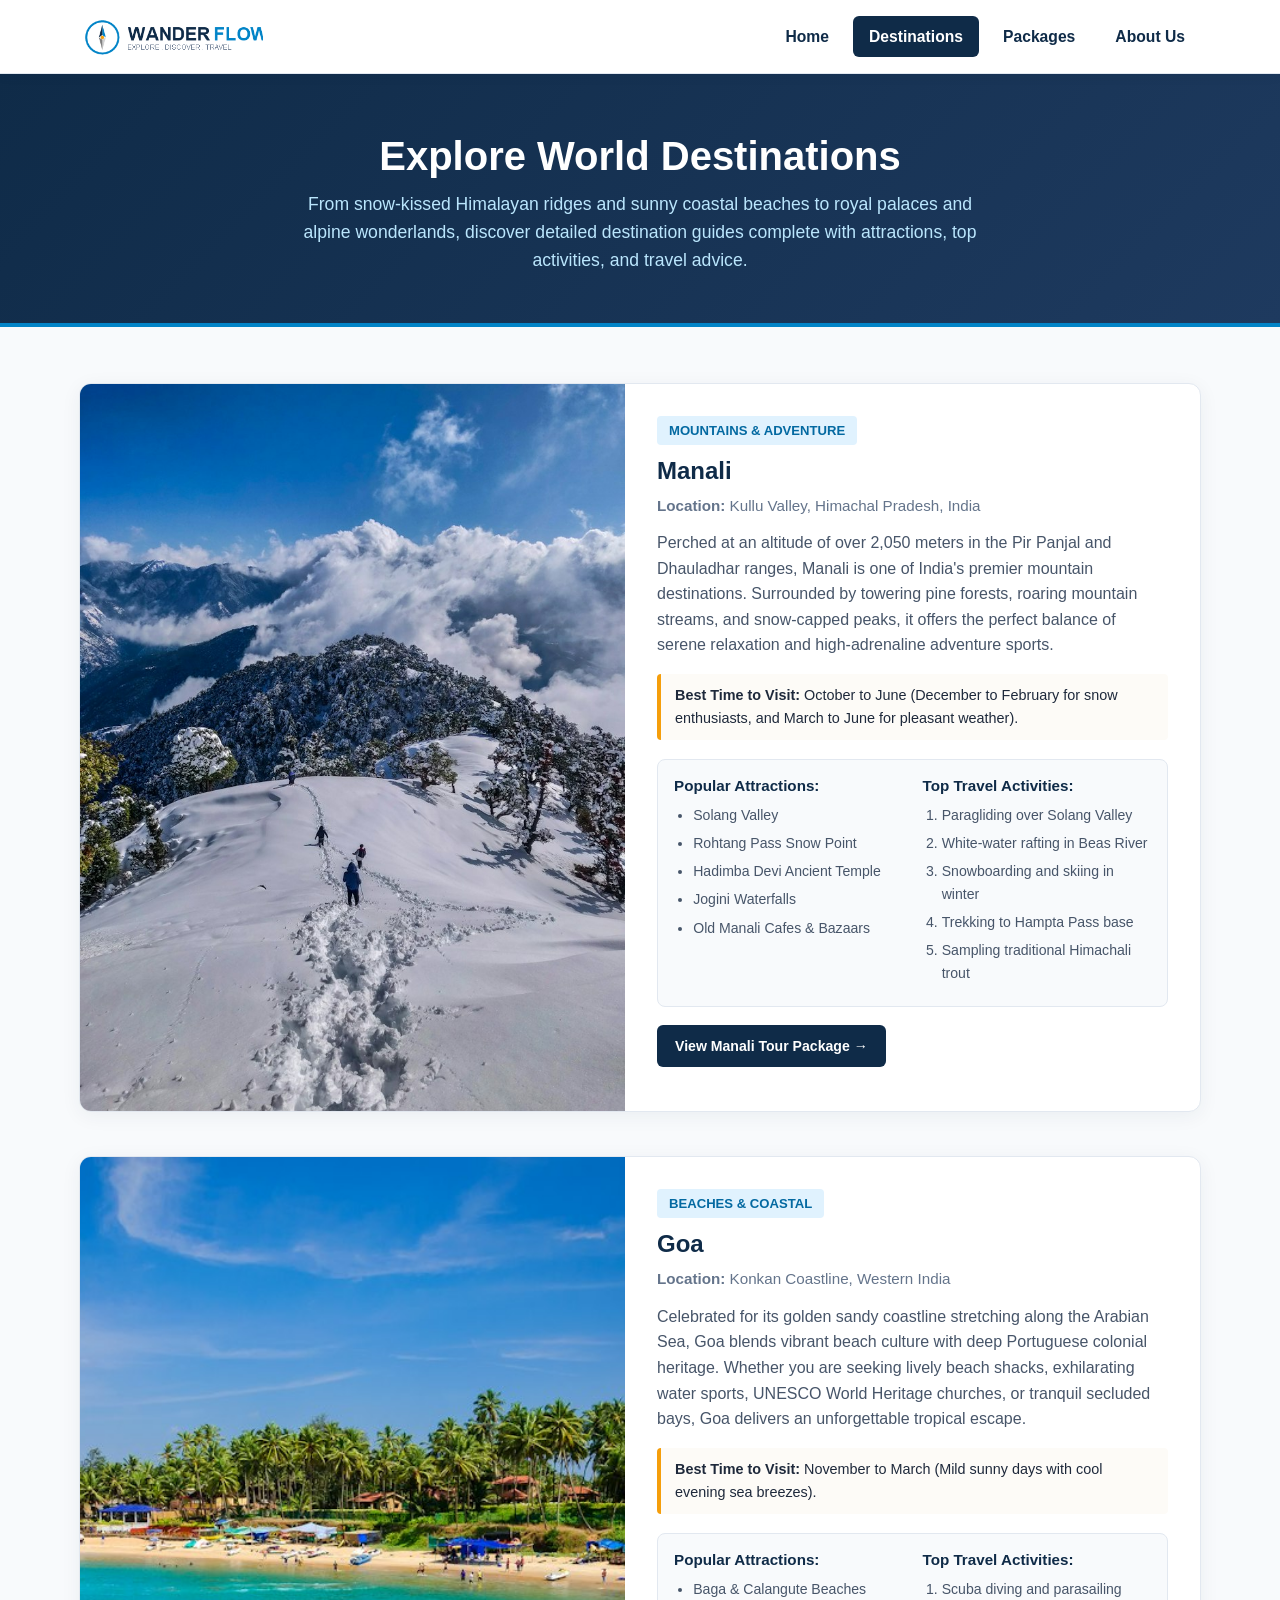
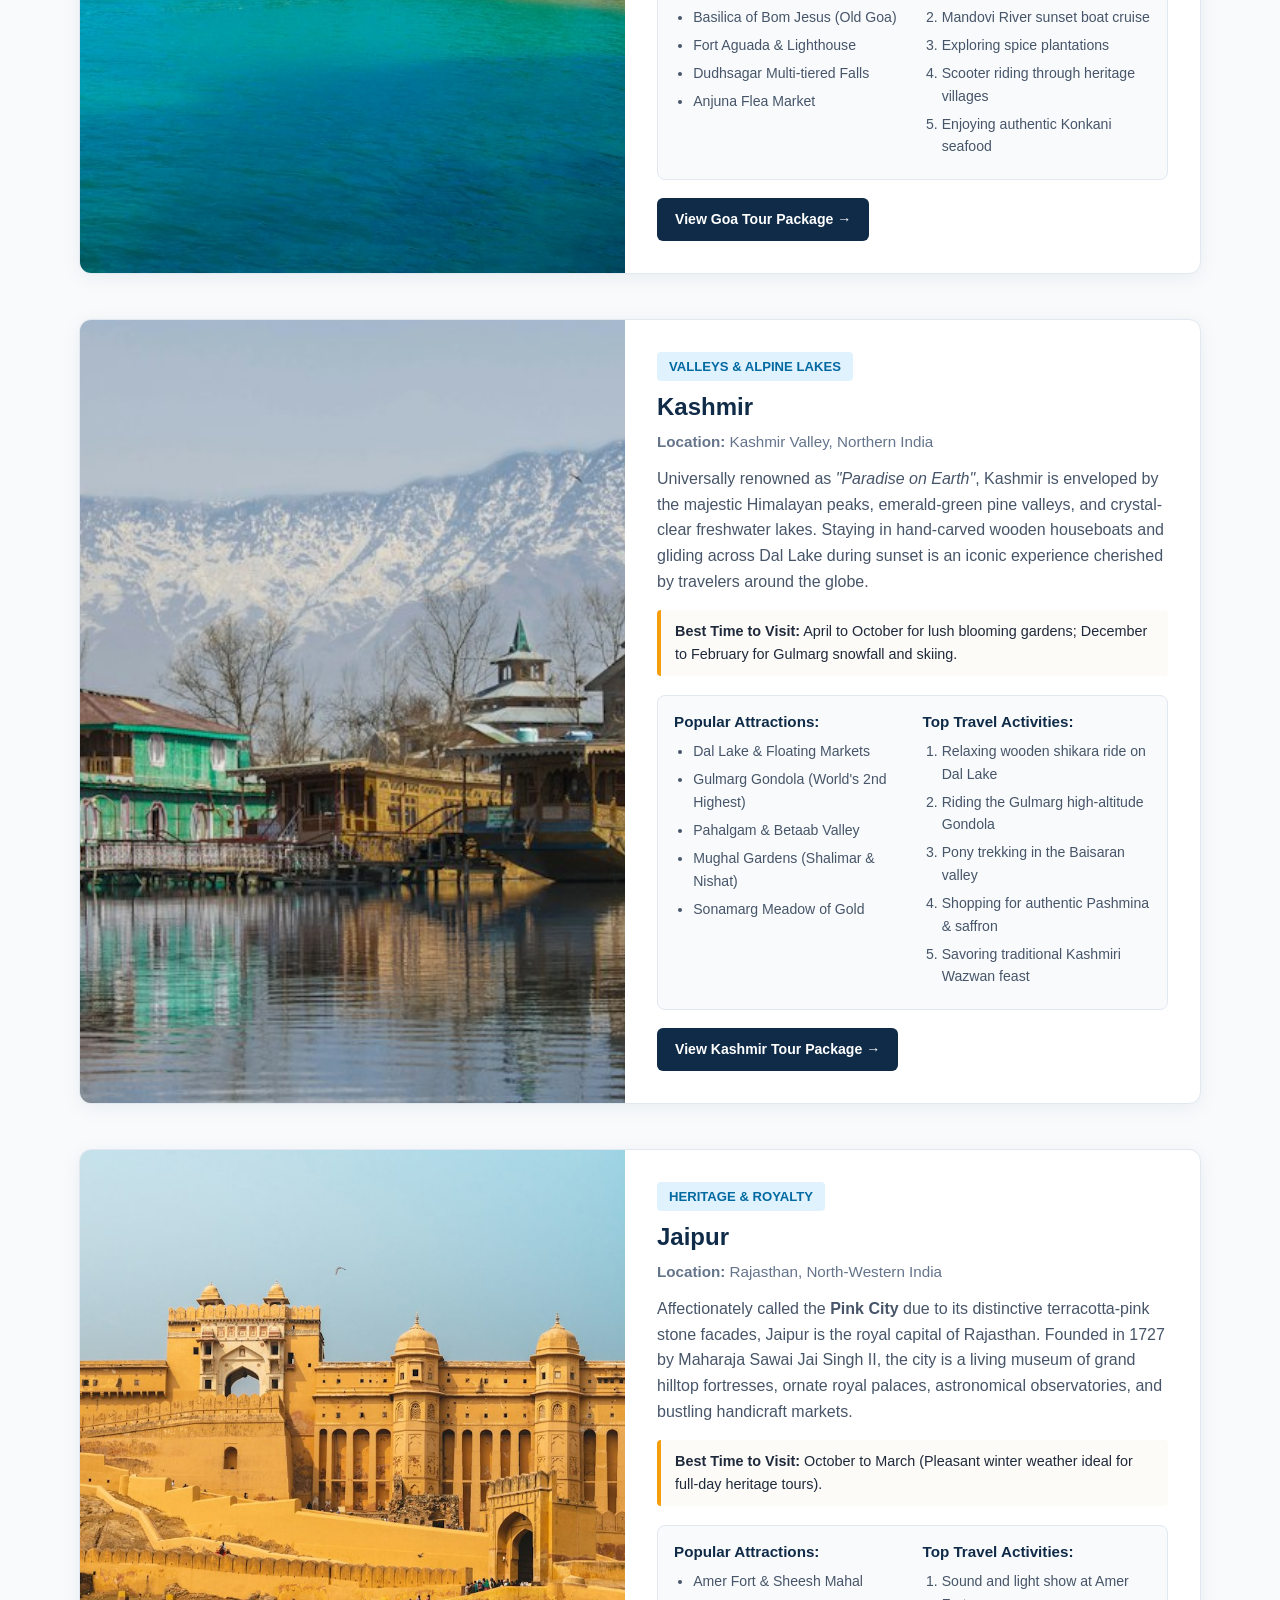
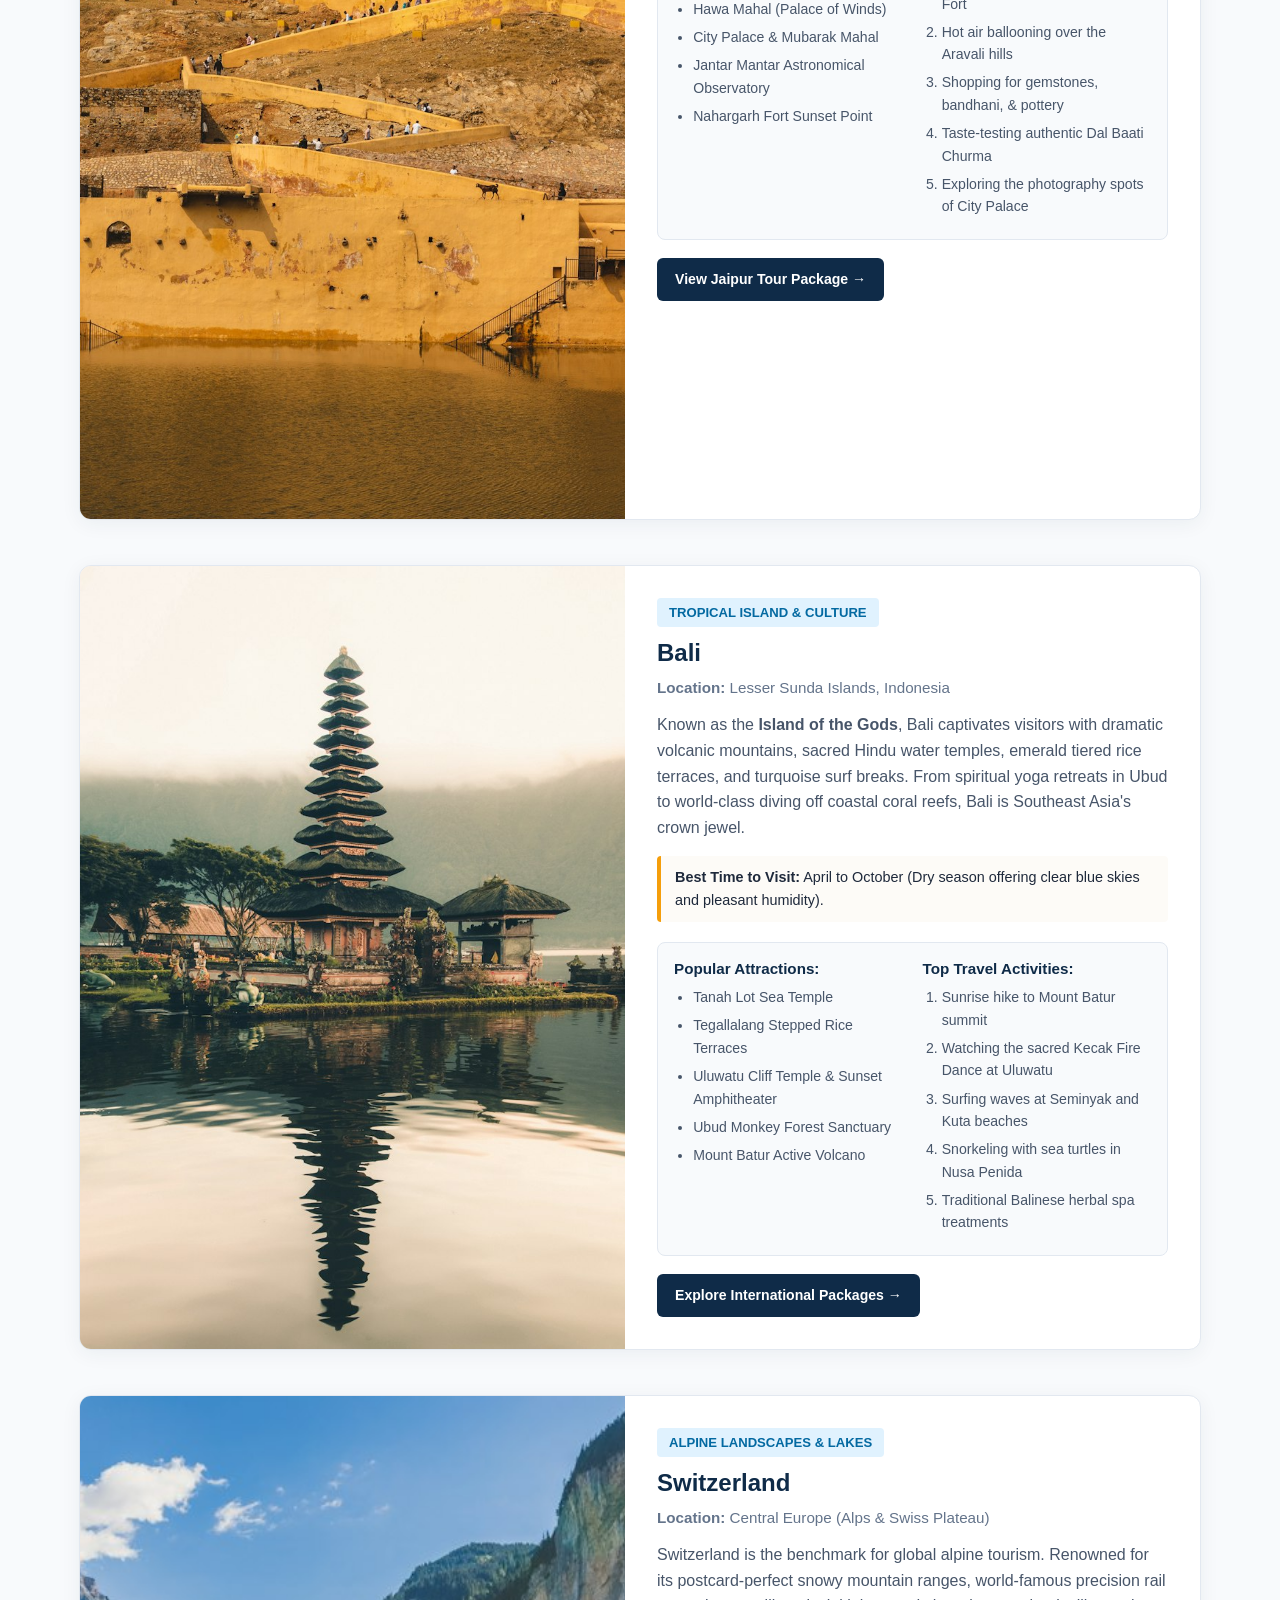
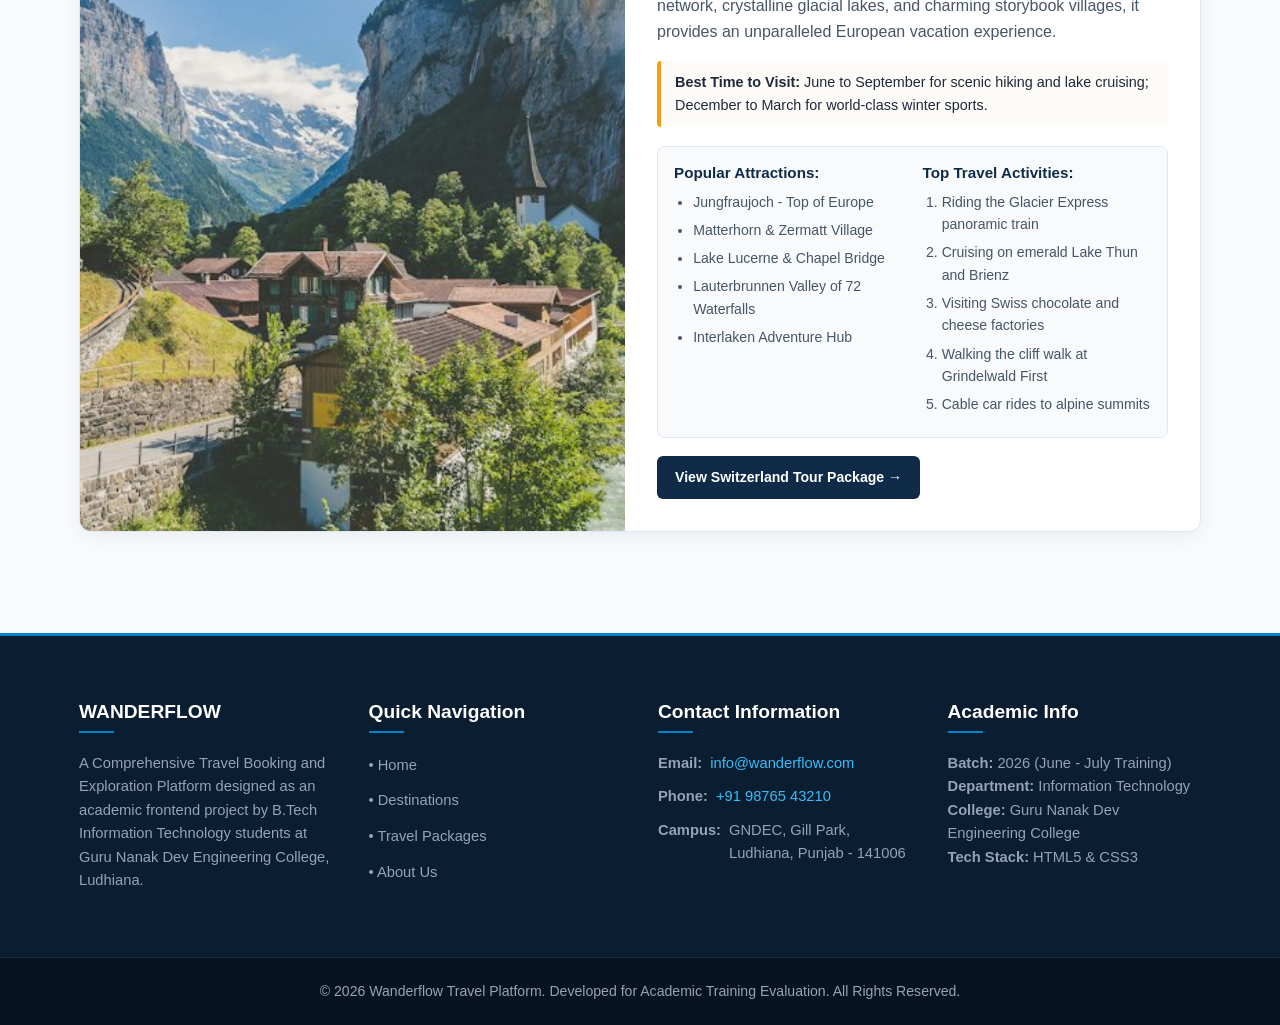
<file: destinations.html>
<!DOCTYPE html>
<html lang="en">
<head>
    <!-- Document Meta Information -->
    <meta charset="UTF-8">
    <meta name="viewport" content="width=device-width, initial-scale=1.0">
    <title>Destinations - Wanderflow Travel Platform</title>
    
    <!-- External CSS Stylesheet -->
    <link rel="stylesheet" href="style.css">
</head>
<body>

    <!-- ====================================================================
         HEADER & NAVIGATION BAR
         ==================================================================== -->
    <header>
        <div class="container">
            <nav class="navbar">
                <!-- Website Logo -->
                <a href="index.html" class="logo-container">
                    <img src="images/logo.png" alt="Wanderflow Logo" class="logo-img" width="180" height="45">
                </a>

                <!-- Navigation Hyperlinks -->
                <ul class="nav-links">
                    <li><a href="index.html">Home</a></li>
                    <li><a href="destinations.html" class="active">Destinations</a></li>
                    <li><a href="packages.html">Packages</a></li>
                    <li><a href="about.html">About Us</a></li>
                </ul>
            </nav>
        </div>
    </header>

    <!-- ====================================================================
         PAGE BANNER
         ==================================================================== -->
    <section class="page-banner">
        <div class="container">
            <h1>Explore World Destinations</h1>
            <p>
                From snow-kissed Himalayan ridges and sunny coastal beaches to royal palaces and alpine wonderlands, 
                discover detailed destination guides complete with attractions, top activities, and travel advice.
            </p>
        </div>
    </section>

    <!-- ====================================================================
         DESTINATIONS EXPLORATION SECTION
         ==================================================================== -->
    <main class="section-padding">
        <div class="container">

            <!-- 1. MANALI -->
            <article class="destination-detail-card" id="manali">
                <div class="destination-detail-row">
                    <div class="destination-detail-img">
                        <img src="images/manali.jpg" alt="Snow-covered mountain peaks of Manali" width="600" height="400">
                    </div>
                    <div class="destination-detail-body">
                        <span class="dest-badge">Mountains &amp; Adventure</span>
                        <h2>Manali</h2>
                        <p class="dest-location"><b>Location:</b> Kullu Valley, Himachal Pradesh, India</p>
                        <p>
                            Perched at an altitude of over 2,050 meters in the Pir Panjal and Dhauladhar ranges, Manali is 
                            one of India's premier mountain destinations. Surrounded by towering pine forests, roaring 
                            mountain streams, and snow-capped peaks, it offers the perfect balance of serene relaxation 
                            and high-adrenaline adventure sports.
                        </p>

                        <!-- Best Time to Visit -->
                        <div class="dest-best-time">
                            <b>Best Time to Visit:</b> October to June (December to February for snow enthusiasts, and March to June for pleasant weather).
                        </div>

                        <!-- Features Grid: Attractions & Activities -->
                        <div class="dest-features-grid">
                            <div>
                                <h4>Popular Attractions:</h4>
                                <ul>
                                    <li>Solang Valley</li>
                                    <li>Rohtang Pass Snow Point</li>
                                    <li>Hadimba Devi Ancient Temple</li>
                                    <li>Jogini Waterfalls</li>
                                    <li>Old Manali Cafes &amp; Bazaars</li>
                                </ul>
                            </div>
                            <div>
                                <h4>Top Travel Activities:</h4>
                                <ol>
                                    <li>Paragliding over Solang Valley</li>
                                    <li>White-water rafting in Beas River</li>
                                    <li>Snowboarding and skiing in winter</li>
                                    <li>Trekking to Hampta Pass base</li>
                                    <li>Sampling traditional Himachali trout</li>
                                </ol>
                            </div>
                        </div>

                        <a href="packages.html#pkg-manali" class="btn btn-navy btn-sm">View Manali Tour Package &rarr;</a>
                    </div>
                </div>
            </article>

            <!-- 2. GOA -->
            <article class="destination-detail-card" id="goa">
                <div class="destination-detail-row">
                    <div class="destination-detail-img">
                        <img src="images/goa.jpg" alt="Sandy beach with palm trees in Goa" width="600" height="400">
                    </div>
                    <div class="destination-detail-body">
                        <span class="dest-badge">Beaches &amp; Coastal</span>
                        <h2>Goa</h2>
                        <p class="dest-location"><b>Location:</b> Konkan Coastline, Western India</p>
                        <p>
                            Celebrated for its golden sandy coastline stretching along the Arabian Sea, Goa blends vibrant 
                            beach culture with deep Portuguese colonial heritage. Whether you are seeking lively beach shacks, 
                            exhilarating water sports, UNESCO World Heritage churches, or tranquil secluded bays, Goa delivers 
                            an unforgettable tropical escape.
                        </p>

                        <!-- Best Time to Visit -->
                        <div class="dest-best-time">
                            <b>Best Time to Visit:</b> November to March (Mild sunny days with cool evening sea breezes).
                        </div>

                        <!-- Features Grid: Attractions & Activities -->
                        <div class="dest-features-grid">
                            <div>
                                <h4>Popular Attractions:</h4>
                                <ul>
                                    <li>Baga &amp; Calangute Beaches</li>
                                    <li>Basilica of Bom Jesus (Old Goa)</li>
                                    <li>Fort Aguada &amp; Lighthouse</li>
                                    <li>Dudhsagar Multi-tiered Falls</li>
                                    <li>Anjuna Flea Market</li>
                                </ul>
                            </div>
                            <div>
                                <h4>Top Travel Activities:</h4>
                                <ol>
                                    <li>Scuba diving and parasailing</li>
                                    <li>Mandovi River sunset boat cruise</li>
                                    <li>Exploring spice plantations</li>
                                    <li>Scooter riding through heritage villages</li>
                                    <li>Enjoying authentic Konkani seafood</li>
                                </ol>
                            </div>
                        </div>

                        <a href="packages.html#pkg-goa" class="btn btn-navy btn-sm">View Goa Tour Package &rarr;</a>
                    </div>
                </div>
            </article>

            <!-- 3. KASHMIR -->
            <article class="destination-detail-card" id="kashmir">
                <div class="destination-detail-row">
                    <div class="destination-detail-img">
                        <img src="images/kashmir.jpg" alt="Traditional shikara boat on serene Dal Lake Kashmir" width="600" height="400">
                    </div>
                    <div class="destination-detail-body">
                        <span class="dest-badge">Valleys &amp; Alpine Lakes</span>
                        <h2>Kashmir</h2>
                        <p class="dest-location"><b>Location:</b> Kashmir Valley, Northern India</p>
                        <p>
                            Universally renowned as <i>"Paradise on Earth"</i>, Kashmir is enveloped by the majestic 
                            Himalayan peaks, emerald-green pine valleys, and crystal-clear freshwater lakes. Staying in 
                            hand-carved wooden houseboats and gliding across Dal Lake during sunset is an iconic experience 
                            cherished by travelers around the globe.
                        </p>

                        <!-- Best Time to Visit -->
                        <div class="dest-best-time">
                            <b>Best Time to Visit:</b> April to October for lush blooming gardens; December to February for Gulmarg snowfall and skiing.
                        </div>

                        <!-- Features Grid: Attractions & Activities -->
                        <div class="dest-features-grid">
                            <div>
                                <h4>Popular Attractions:</h4>
                                <ul>
                                    <li>Dal Lake &amp; Floating Markets</li>
                                    <li>Gulmarg Gondola (World's 2nd Highest)</li>
                                    <li>Pahalgam &amp; Betaab Valley</li>
                                    <li>Mughal Gardens (Shalimar &amp; Nishat)</li>
                                    <li>Sonamarg Meadow of Gold</li>
                                </ul>
                            </div>
                            <div>
                                <h4>Top Travel Activities:</h4>
                                <ol>
                                    <li>Relaxing wooden shikara ride on Dal Lake</li>
                                    <li>Riding the Gulmarg high-altitude Gondola</li>
                                    <li>Pony trekking in the Baisaran valley</li>
                                    <li>Shopping for authentic Pashmina &amp; saffron</li>
                                    <li>Savoring traditional Kashmiri Wazwan feast</li>
                                </ol>
                            </div>
                        </div>

                        <a href="packages.html#pkg-kashmir" class="btn btn-navy btn-sm">View Kashmir Tour Package &rarr;</a>
                    </div>
                </div>
            </article>

            <!-- 4. JAIPUR -->
            <article class="destination-detail-card" id="jaipur">
                <div class="destination-detail-row">
                    <div class="destination-detail-img">
                        <img src="images/jaipur.jpg" alt="Royal historic architecture of Jaipur Rajasthan" width="600" height="400">
                    </div>
                    <div class="destination-detail-body">
                        <span class="dest-badge">Heritage &amp; Royalty</span>
                        <h2>Jaipur</h2>
                        <p class="dest-location"><b>Location:</b> Rajasthan, North-Western India</p>
                        <p>
                            Affectionately called the <b>Pink City</b> due to its distinctive terracotta-pink stone facades, 
                            Jaipur is the royal capital of Rajasthan. Founded in 1727 by Maharaja Sawai Jai Singh II, 
                            the city is a living museum of grand hilltop fortresses, ornate royal palaces, astronomical 
                            observatories, and bustling handicraft markets.
                        </p>

                        <!-- Best Time to Visit -->
                        <div class="dest-best-time">
                            <b>Best Time to Visit:</b> October to March (Pleasant winter weather ideal for full-day heritage tours).
                        </div>

                        <!-- Features Grid: Attractions & Activities -->
                        <div class="dest-features-grid">
                            <div>
                                <h4>Popular Attractions:</h4>
                                <ul>
                                    <li>Amer Fort &amp; Sheesh Mahal</li>
                                    <li>Hawa Mahal (Palace of Winds)</li>
                                    <li>City Palace &amp; Mubarak Mahal</li>
                                    <li>Jantar Mantar Astronomical Observatory</li>
                                    <li>Nahargarh Fort Sunset Point</li>
                                </ul>
                            </div>
                            <div>
                                <h4>Top Travel Activities:</h4>
                                <ol>
                                    <li>Sound and light show at Amer Fort</li>
                                    <li>Hot air ballooning over the Aravali hills</li>
                                    <li>Shopping for gemstones, bandhani, &amp; pottery</li>
                                    <li>Taste-testing authentic Dal Baati Churma</li>
                                    <li>Exploring the photography spots of City Palace</li>
                                </ol>
                            </div>
                        </div>

                        <a href="packages.html#pkg-jaipur" class="btn btn-navy btn-sm">View Jaipur Tour Package &rarr;</a>
                    </div>
                </div>
            </article>

            <!-- 5. BALI -->
            <article class="destination-detail-card" id="bali">
                <div class="destination-detail-row">
                    <div class="destination-detail-img">
                        <img src="images/bali.jpg" alt="Scenic Balinese temple gate in Bali Indonesia" width="600" height="400">
                    </div>
                    <div class="destination-detail-body">
                        <span class="dest-badge">Tropical Island &amp; Culture</span>
                        <h2>Bali</h2>
                        <p class="dest-location"><b>Location:</b> Lesser Sunda Islands, Indonesia</p>
                        <p>
                            Known as the <b>Island of the Gods</b>, Bali captivates visitors with dramatic volcanic 
                            mountains, sacred Hindu water temples, emerald tiered rice terraces, and turquoise surf breaks. 
                            From spiritual yoga retreats in Ubud to world-class diving off coastal coral reefs, Bali 
                            is Southeast Asia's crown jewel.
                        </p>

                        <!-- Best Time to Visit -->
                        <div class="dest-best-time">
                            <b>Best Time to Visit:</b> April to October (Dry season offering clear blue skies and pleasant humidity).
                        </div>

                        <!-- Features Grid: Attractions & Activities -->
                        <div class="dest-features-grid">
                            <div>
                                <h4>Popular Attractions:</h4>
                                <ul>
                                    <li>Tanah Lot Sea Temple</li>
                                    <li>Tegallalang Stepped Rice Terraces</li>
                                    <li>Uluwatu Cliff Temple &amp; Sunset Amphitheater</li>
                                    <li>Ubud Monkey Forest Sanctuary</li>
                                    <li>Mount Batur Active Volcano</li>
                                </ul>
                            </div>
                            <div>
                                <h4>Top Travel Activities:</h4>
                                <ol>
                                    <li>Sunrise hike to Mount Batur summit</li>
                                    <li>Watching the sacred Kecak Fire Dance at Uluwatu</li>
                                    <li>Surfing waves at Seminyak and Kuta beaches</li>
                                    <li>Snorkeling with sea turtles in Nusa Penida</li>
                                    <li>Traditional Balinese herbal spa treatments</li>
                                </ol>
                            </div>
                        </div>

                        <a href="packages.html" class="btn btn-navy btn-sm">Explore International Packages &rarr;</a>
                    </div>
                </div>
            </article>

            <!-- 6. SWITZERLAND -->
            <article class="destination-detail-card" id="switzerland">
                <div class="destination-detail-row">
                    <div class="destination-detail-img">
                        <img src="images/switzerland.jpg" alt="Picturesque Swiss alpine valley with snow peaks" width="600" height="400">
                    </div>
                    <div class="destination-detail-body">
                        <span class="dest-badge">Alpine Landscapes &amp; Lakes</span>
                        <h2>Switzerland</h2>
                        <p class="dest-location"><b>Location:</b> Central Europe (Alps &amp; Swiss Plateau)</p>
                        <p>
                            Switzerland is the benchmark for global alpine tourism. Renowned for its postcard-perfect 
                            snowy mountain ranges, world-famous precision rail network, crystalline glacial lakes, 
                            and charming storybook villages, it provides an unparalleled European vacation experience.
                        </p>

                        <!-- Best Time to Visit -->
                        <div class="dest-best-time">
                            <b>Best Time to Visit:</b> June to September for scenic hiking and lake cruising; December to March for world-class winter sports.
                        </div>

                        <!-- Features Grid: Attractions & Activities -->
                        <div class="dest-features-grid">
                            <div>
                                <h4>Popular Attractions:</h4>
                                <ul>
                                    <li>Jungfraujoch - Top of Europe</li>
                                    <li>Matterhorn &amp; Zermatt Village</li>
                                    <li>Lake Lucerne &amp; Chapel Bridge</li>
                                    <li>Lauterbrunnen Valley of 72 Waterfalls</li>
                                    <li>Interlaken Adventure Hub</li>
                                </ul>
                            </div>
                            <div>
                                <h4>Top Travel Activities:</h4>
                                <ol>
                                    <li>Riding the Glacier Express panoramic train</li>
                                    <li>Cruising on emerald Lake Thun and Brienz</li>
                                    <li>Visiting Swiss chocolate and cheese factories</li>
                                    <li>Walking the cliff walk at Grindelwald First</li>
                                    <li>Cable car rides to alpine summits</li>
                                </ol>
                            </div>
                        </div>

                        <a href="packages.html#pkg-swiss" class="btn btn-navy btn-sm">View Switzerland Tour Package &rarr;</a>
                    </div>
                </div>
            </article>

        </div>
    </main>

    <!-- ====================================================================
         FOOTER
         ==================================================================== -->
    <footer>
        <div class="container">
            <div class="footer-grid">
                
                <!-- Col 1: Brand Info -->
                <div class="footer-col">
                    <h3>WANDERFLOW</h3>
                    <p>
                        A Comprehensive Travel Booking and Exploration Platform designed as an academic frontend project 
                        by B.Tech Information Technology students at Guru Nanak Dev Engineering College, Ludhiana.
                    </p>
                </div>

                <!-- Col 2: Quick Links -->
                <div class="footer-col">
                    <h3>Quick Navigation</h3>
                    <ul class="footer-links">
                        <li><a href="index.html">&bull; Home</a></li>
                        <li><a href="destinations.html">&bull; Destinations</a></li>
                        <li><a href="packages.html">&bull; Travel Packages</a></li>
                        <li><a href="about.html">&bull; About Us</a></li>
                    </ul>
                </div>

                <!-- Col 3: Contact Info -->
                <div class="footer-col">
                    <h3>Contact Information</h3>
                    <div class="footer-contact-item">
                        <span><b>Email:</b></span>
                        <a href="mailto:info@wanderflow.com">info@wanderflow.com</a>
                    </div>
                    <div class="footer-contact-item">
                        <span><b>Phone:</b></span>
                        <a href="tel:+919876543210">+91 98765 43210</a>
                    </div>
                    <div class="footer-contact-item">
                        <span><b>Campus:</b></span>
                        <span>GNDEC, Gill Park, Ludhiana, Punjab - 141006</span>
                    </div>
                </div>

                <!-- Col 4: Project Info -->
                <div class="footer-col">
                    <h3>Academic Info</h3>
                    <p>
                        <b>Batch:</b> 2026 (June - July Training)<br>
                        <b>Department:</b> Information Technology<br>
                        <b>College:</b> Guru Nanak Dev Engineering College<br>
                        <b>Tech Stack:</b> HTML5 &amp; CSS3
                    </p>
                </div>

            </div>
        </div>

        <div class="footer-bottom">
            <div class="container">
                <p>&copy; 2026 Wanderflow Travel Platform. Developed for Academic Training Evaluation. All Rights Reserved.</p>
            </div>
        </div>
    </footer>

</body>
</html>
</file>
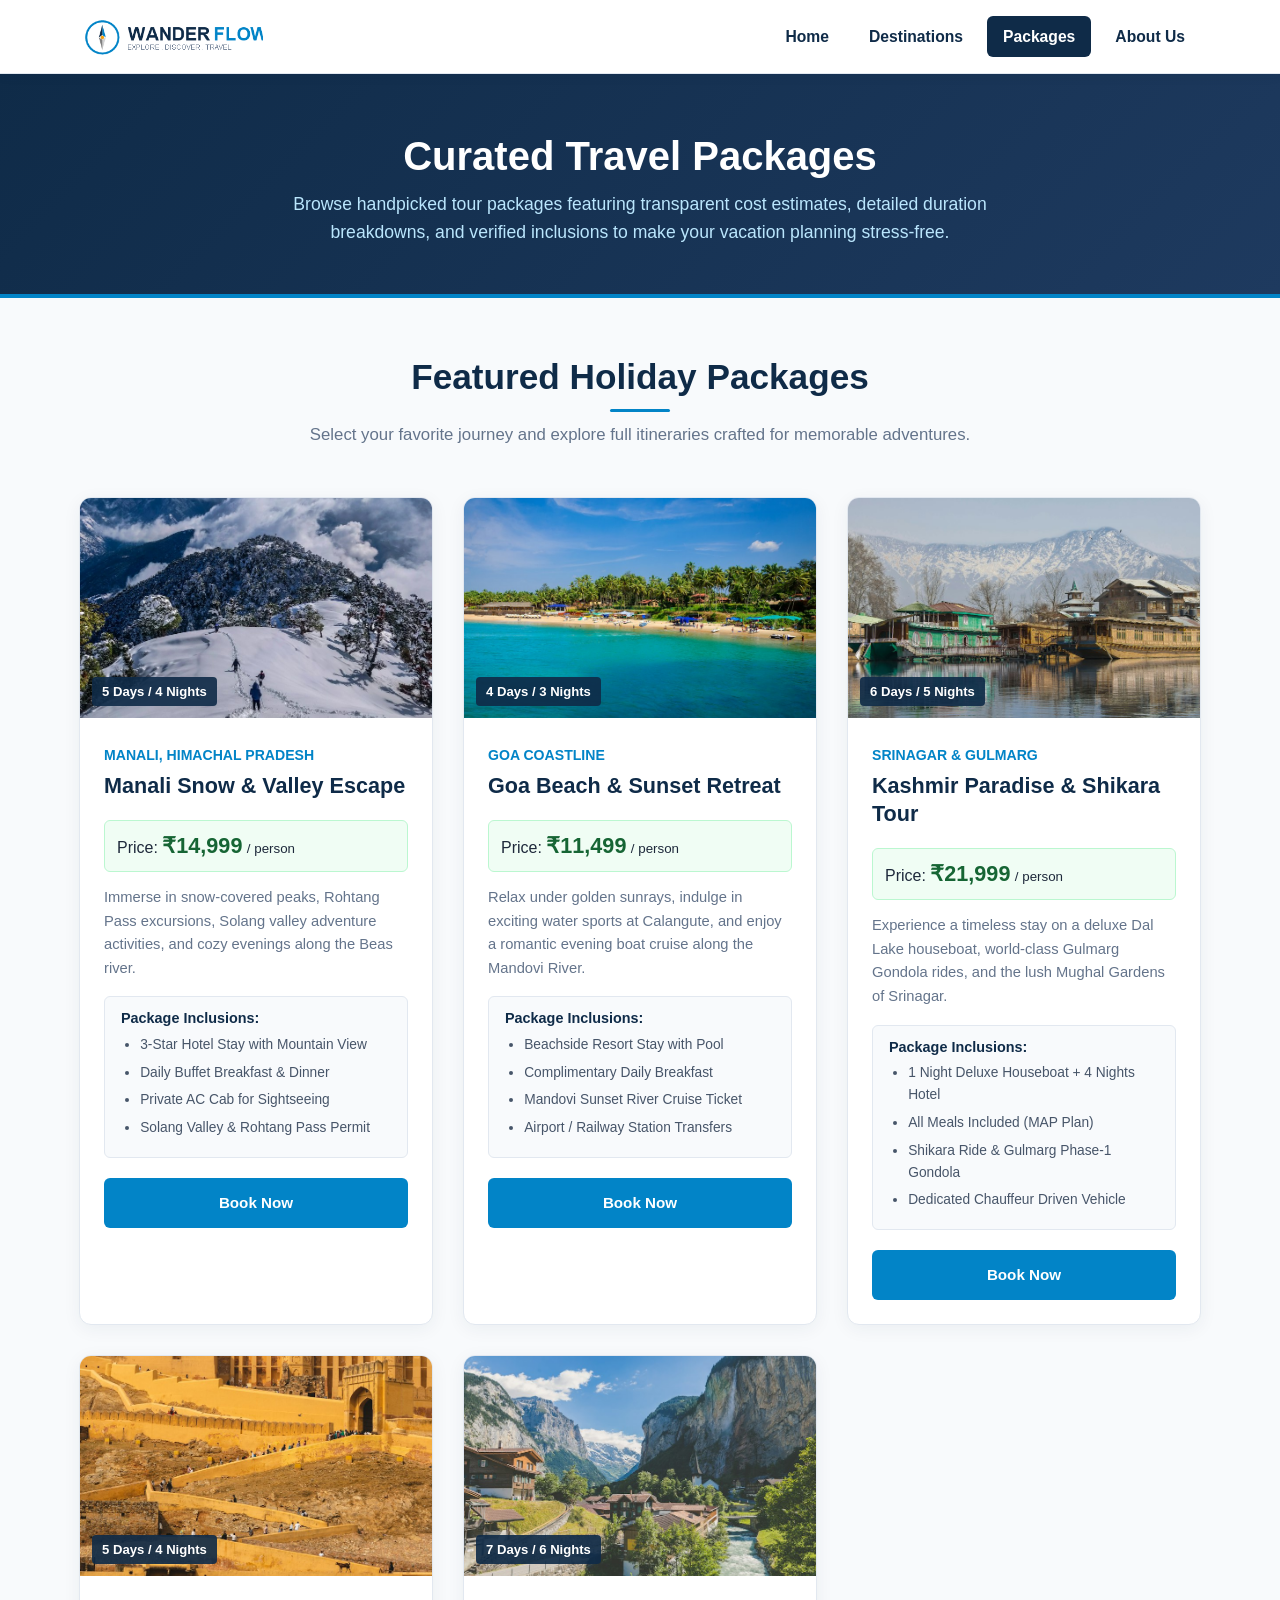
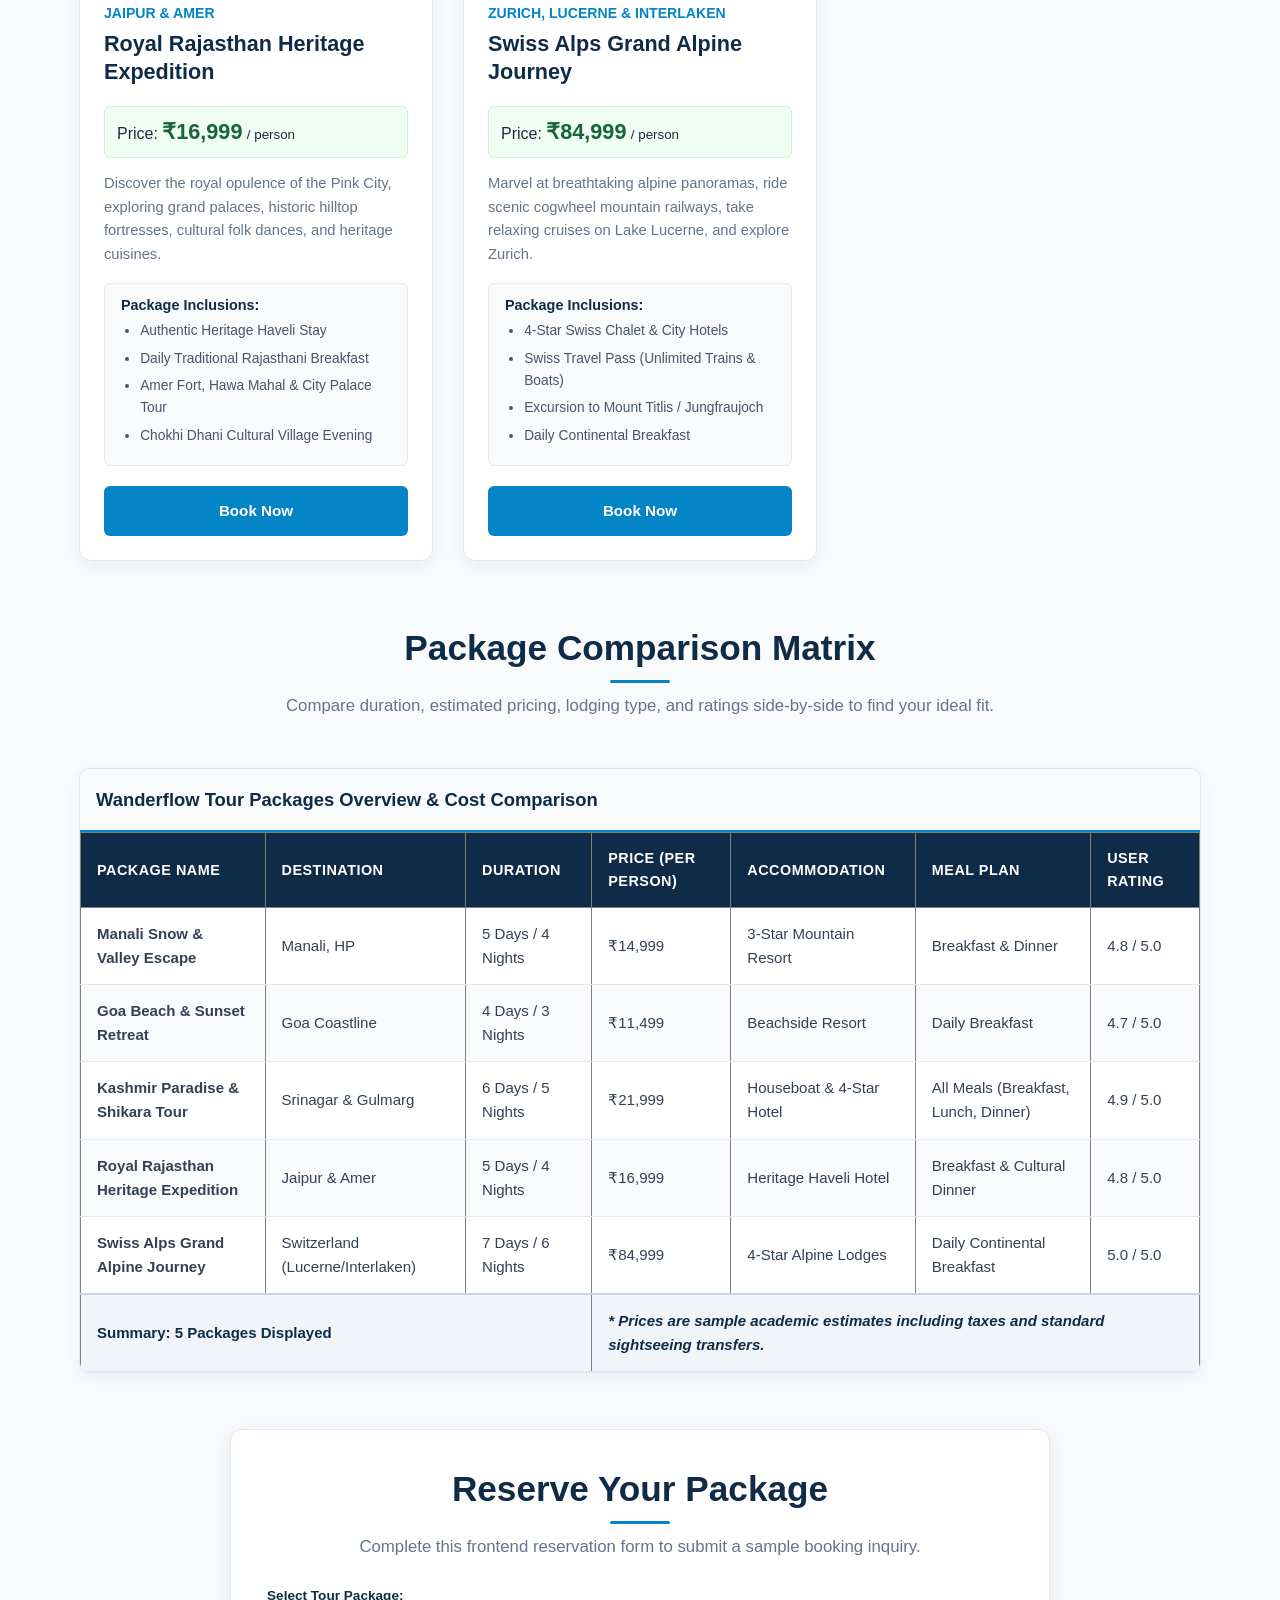
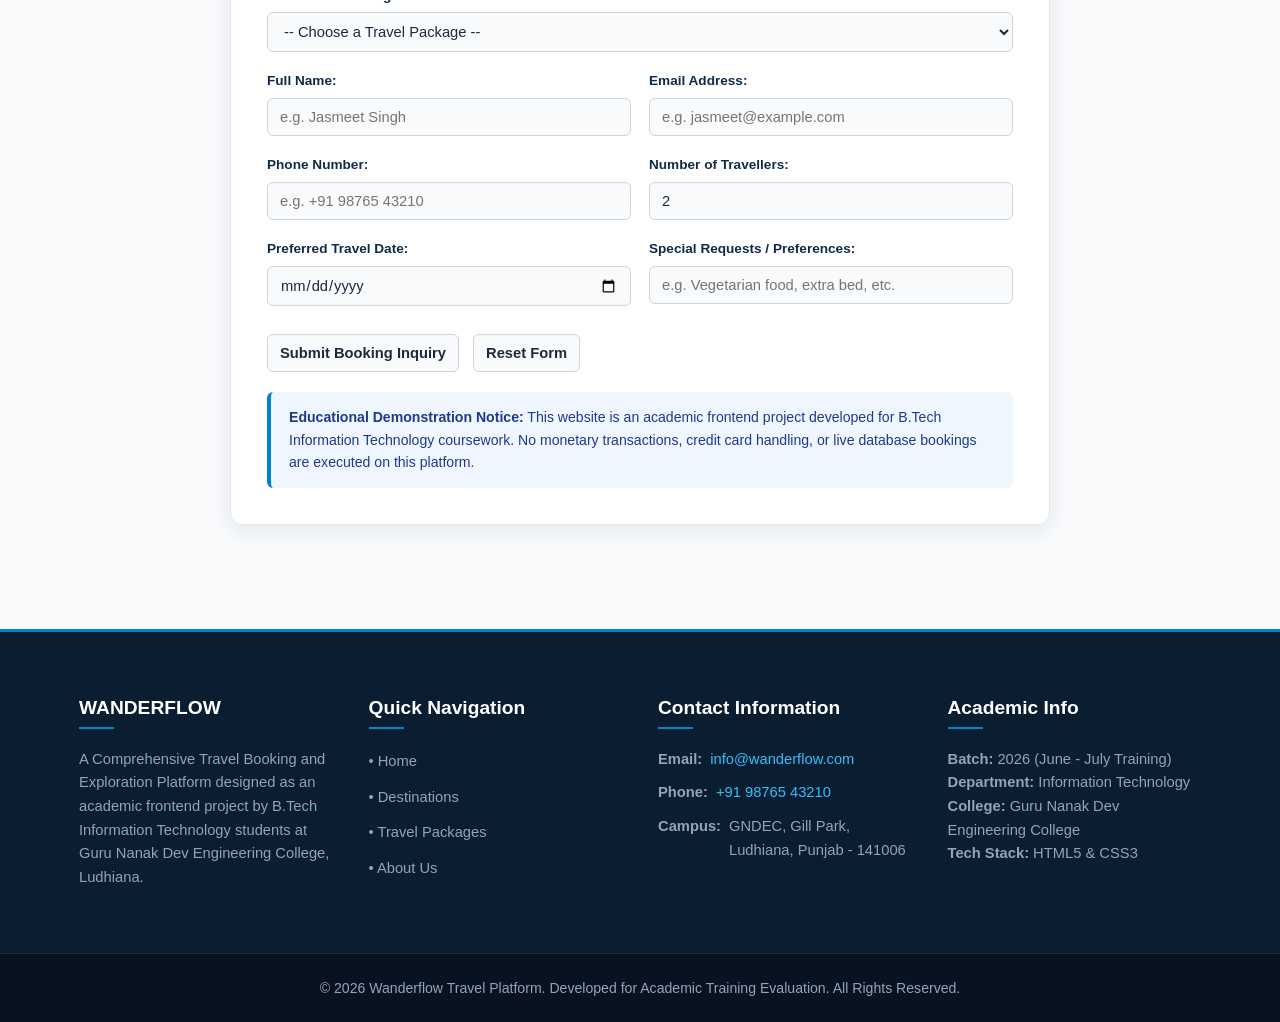
<file: packages.html>
<!DOCTYPE html>
<html lang="en">
<head>
    <!-- Document Meta Information -->
    <meta charset="UTF-8">
    <meta name="viewport" content="width=device-width, initial-scale=1.0">
    <title>Travel Packages - Wanderflow Travel Platform</title>
    
    <!-- External CSS Stylesheet -->
    <link rel="stylesheet" href="style.css">
</head>
<body>

    <!-- ====================================================================
         HEADER & NAVIGATION BAR
         ==================================================================== -->
    <header>
        <div class="container">
            <nav class="navbar">
                <!-- Website Logo -->
                <a href="index.html" class="logo-container">
                    <img src="images/logo.png" alt="Wanderflow Logo" class="logo-img" width="180" height="45">
                </a>

                <!-- Navigation Hyperlinks -->
                <ul class="nav-links">
                    <li><a href="index.html">Home</a></li>
                    <li><a href="destinations.html">Destinations</a></li>
                    <li><a href="packages.html" class="active">Packages</a></li>
                    <li><a href="about.html">About Us</a></li>
                </ul>
            </nav>
        </div>
    </header>

    <!-- ====================================================================
         PAGE BANNER
         ==================================================================== -->
    <section class="page-banner">
        <div class="container">
            <h1>Curated Travel Packages</h1>
            <p>
                Browse handpicked tour packages featuring transparent cost estimates, detailed duration breakdowns, 
                and verified inclusions to make your vacation planning stress-free.
            </p>
        </div>
    </section>

    <!-- ====================================================================
         TRAVEL PACKAGES GRID SECTION
         ==================================================================== -->
    <main class="section-padding">
        <div class="container">
            
            <div class="section-header">
                <h2 class="section-title">Featured Holiday Packages</h2>
                <p class="section-subtitle">
                    Select your favorite journey and explore full itineraries crafted for memorable adventures.
                </p>
            </div>

            <div class="packages-grid">

                <!-- Package 1: Manali -->
                <article class="package-card" id="pkg-manali">
                    <div class="package-img-wrap">
                        <img src="images/manali.jpg" alt="Snow and pine trees in Manali" width="400" height="220">
                        <span class="package-duration-badge">5 Days / 4 Nights</span>
                    </div>
                    <div class="package-body">
                        <div class="package-header">
                            <span class="package-destination">Manali, Himachal Pradesh</span>
                            <h3 class="package-title">Manali Snow &amp; Valley Escape</h3>
                        </div>
                        <div class="package-price-box">
                            Price: <mark>&#8377;14,999</mark> <small>/ person</small>
                        </div>
                        <p class="package-desc">
                            Immerse in snow-covered peaks, Rohtang Pass excursions, Solang valley adventure activities, 
                            and cozy evenings along the Beas river.
                        </p>
                        <div class="package-inclusions">
                            <h4>Package Inclusions:</h4>
                            <ul>
                                <li>3-Star Hotel Stay with Mountain View</li>
                                <li>Daily Buffet Breakfast &amp; Dinner</li>
                                <li>Private AC Cab for Sightseeing</li>
                                <li>Solang Valley &amp; Rohtang Pass Permit</li>
                            </ul>
                        </div>
                        <a href="#booking-form" class="btn btn-primary">Book Now</a>
                    </div>
                </article>

                <!-- Package 2: Goa -->
                <article class="package-card" id="pkg-goa">
                    <div class="package-img-wrap">
                        <img src="images/goa.jpg" alt="Sunny Goa beach with palm trees" width="400" height="220">
                        <span class="package-duration-badge">4 Days / 3 Nights</span>
                    </div>
                    <div class="package-body">
                        <div class="package-header">
                            <span class="package-destination">Goa Coastline</span>
                            <h3 class="package-title">Goa Beach &amp; Sunset Retreat</h3>
                        </div>
                        <div class="package-price-box">
                            Price: <mark>&#8377;11,499</mark> <small>/ person</small>
                        </div>
                        <p class="package-desc">
                            Relax under golden sunrays, indulge in exciting water sports at Calangute, and enjoy a romantic 
                            evening boat cruise along the Mandovi River.
                        </p>
                        <div class="package-inclusions">
                            <h4>Package Inclusions:</h4>
                            <ul>
                                <li>Beachside Resort Stay with Pool</li>
                                <li>Complimentary Daily Breakfast</li>
                                <li>Mandovi Sunset River Cruise Ticket</li>
                                <li>Airport / Railway Station Transfers</li>
                            </ul>
                        </div>
                        <a href="#booking-form" class="btn btn-primary">Book Now</a>
                    </div>
                </article>

                <!-- Package 3: Kashmir -->
                <article class="package-card" id="pkg-kashmir">
                    <div class="package-img-wrap">
                        <img src="images/kashmir.jpg" alt="Dal Lake shikara in Kashmir" width="400" height="220">
                        <span class="package-duration-badge">6 Days / 5 Nights</span>
                    </div>
                    <div class="package-body">
                        <div class="package-header">
                            <span class="package-destination">Srinagar &amp; Gulmarg</span>
                            <h3 class="package-title">Kashmir Paradise &amp; Shikara Tour</h3>
                        </div>
                        <div class="package-price-box">
                            Price: <mark>&#8377;21,999</mark> <small>/ person</small>
                        </div>
                        <p class="package-desc">
                            Experience a timeless stay on a deluxe Dal Lake houseboat, world-class Gulmarg Gondola rides, 
                            and the lush Mughal Gardens of Srinagar.
                        </p>
                        <div class="package-inclusions">
                            <h4>Package Inclusions:</h4>
                            <ul>
                                <li>1 Night Deluxe Houseboat + 4 Nights Hotel</li>
                                <li>All Meals Included (MAP Plan)</li>
                                <li>Shikara Ride &amp; Gulmarg Phase-1 Gondola</li>
                                <li>Dedicated Chauffeur Driven Vehicle</li>
                            </ul>
                        </div>
                        <a href="#booking-form" class="btn btn-primary">Book Now</a>
                    </div>
                </article>

                <!-- Package 4: Jaipur -->
                <article class="package-card" id="pkg-jaipur">
                    <div class="package-img-wrap">
                        <img src="images/jaipur.jpg" alt="Amer Fort architecture in Jaipur" width="400" height="220">
                        <span class="package-duration-badge">5 Days / 4 Nights</span>
                    </div>
                    <div class="package-body">
                        <div class="package-header">
                            <span class="package-destination">Jaipur &amp; Amer</span>
                            <h3 class="package-title">Royal Rajasthan Heritage Expedition</h3>
                        </div>
                        <div class="package-price-box">
                            Price: <mark>&#8377;16,999</mark> <small>/ person</small>
                        </div>
                        <p class="package-desc">
                            Discover the royal opulence of the Pink City, exploring grand palaces, historic hilltop fortresses, 
                            cultural folk dances, and heritage cuisines.
                        </p>
                        <div class="package-inclusions">
                            <h4>Package Inclusions:</h4>
                            <ul>
                                <li>Authentic Heritage Haveli Stay</li>
                                <li>Daily Traditional Rajasthani Breakfast</li>
                                <li>Amer Fort, Hawa Mahal &amp; City Palace Tour</li>
                                <li>Chokhi Dhani Cultural Village Evening</li>
                            </ul>
                        </div>
                        <a href="#booking-form" class="btn btn-primary">Book Now</a>
                    </div>
                </article>

                <!-- Package 5: Switzerland -->
                <article class="package-card" id="pkg-swiss">
                    <div class="package-img-wrap">
                        <img src="images/switzerland.jpg" alt="Swiss Alps valley and snow mountains" width="400" height="220">
                        <span class="package-duration-badge">7 Days / 6 Nights</span>
                    </div>
                    <div class="package-body">
                        <div class="package-header">
                            <span class="package-destination">Zurich, Lucerne &amp; Interlaken</span>
                            <h3 class="package-title">Swiss Alps Grand Alpine Journey</h3>
                        </div>
                        <div class="package-price-box">
                            Price: <mark>&#8377;84,999</mark> <small>/ person</small>
                        </div>
                        <p class="package-desc">
                            Marvel at breathtaking alpine panoramas, ride scenic cogwheel mountain railways, take relaxing cruises 
                            on Lake Lucerne, and explore Zurich.
                        </p>
                        <div class="package-inclusions">
                            <h4>Package Inclusions:</h4>
                            <ul>
                                <li>4-Star Swiss Chalet &amp; City Hotels</li>
                                <li>Swiss Travel Pass (Unlimited Trains &amp; Boats)</li>
                                <li>Excursion to Mount Titlis / Jungfraujoch</li>
                                <li>Daily Continental Breakfast</li>
                            </ul>
                        </div>
                        <a href="#booking-form" class="btn btn-primary">Book Now</a>
                    </div>
                </article>

            </div>

            <!-- ================================================================
                 PACKAGE COMPARISON TABLE (HTML TABLES SYLLABUS INTEGRATION)
                 ================================================================ -->
            <section class="table-section">
                <div class="section-header">
                    <h2 class="section-title">Package Comparison Matrix</h2>
                    <p class="section-subtitle">
                        Compare duration, estimated pricing, lodging type, and ratings side-by-side to find your ideal fit.
                    </p>
                </div>

                <div class="table-responsive">
                    <table class="custom-table" border="1" cellpadding="12" cellspacing="0">
                        <caption>Wanderflow Tour Packages Overview &amp; Cost Comparison</caption>
                        
                        <!-- Table Header -->
                        <thead>
                            <tr>
                                <th>Package Name</th>
                                <th>Destination</th>
                                <th>Duration</th>
                                <th>Price (Per Person)</th>
                                <th>Accommodation</th>
                                <th>Meal Plan</th>
                                <th>User Rating</th>
                            </tr>
                        </thead>

                        <!-- Table Body -->
                        <tbody>
                            <tr>
                                <td><b>Manali Snow &amp; Valley Escape</b></td>
                                <td>Manali, HP</td>
                                <td>5 Days / 4 Nights</td>
                                <td>&#8377;14,999</td>
                                <td>3-Star Mountain Resort</td>
                                <td>Breakfast &amp; Dinner</td>
                                <td>4.8 / 5.0</td>
                            </tr>
                            <tr>
                                <td><b>Goa Beach &amp; Sunset Retreat</b></td>
                                <td>Goa Coastline</td>
                                <td>4 Days / 3 Nights</td>
                                <td>&#8377;11,499</td>
                                <td>Beachside Resort</td>
                                <td>Daily Breakfast</td>
                                <td>4.7 / 5.0</td>
                            </tr>
                            <tr>
                                <td><b>Kashmir Paradise &amp; Shikara Tour</b></td>
                                <td>Srinagar &amp; Gulmarg</td>
                                <td>6 Days / 5 Nights</td>
                                <td>&#8377;21,999</td>
                                <td>Houseboat &amp; 4-Star Hotel</td>
                                <td>All Meals (Breakfast, Lunch, Dinner)</td>
                                <td>4.9 / 5.0</td>
                            </tr>
                            <tr>
                                <td><b>Royal Rajasthan Heritage Expedition</b></td>
                                <td>Jaipur &amp; Amer</td>
                                <td>5 Days / 4 Nights</td>
                                <td>&#8377;16,999</td>
                                <td>Heritage Haveli Hotel</td>
                                <td>Breakfast &amp; Cultural Dinner</td>
                                <td>4.8 / 5.0</td>
                            </tr>
                            <tr>
                                <td><b>Swiss Alps Grand Alpine Journey</b></td>
                                <td>Switzerland (Lucerne/Interlaken)</td>
                                <td>7 Days / 6 Nights</td>
                                <td>&#8377;84,999</td>
                                <td>4-Star Alpine Lodges</td>
                                <td>Daily Continental Breakfast</td>
                                <td>5.0 / 5.0</td>
                            </tr>
                        </tbody>

                        <!-- Table Footer -->
                        <tfoot>
                            <tr>
                                <td colspan="3"><b>Summary: 5 Packages Displayed</b></td>
                                <td colspan="4"><i>* Prices are sample academic estimates including taxes and standard sightseeing transfers.</i></td>
                            </tr>
                        </tfoot>
                    </table>
                </div>
            </section>

            <!-- ================================================================
                 FRONTEND BOOKING INQUIRY FORM
                 ================================================================ -->
            <section class="booking-form-box" id="booking-form">
                <div class="section-header" style="margin-bottom: 1.5rem;">
                    <h2 class="section-title">Reserve Your Package</h2>
                    <p class="section-subtitle">
                        Complete this frontend reservation form to submit a sample booking inquiry.
                    </p>
                </div>

                <!-- Form (POST method demonstration) -->
                <form action="#booking-form" method="post">
                    <div class="booking-form-grid">
                        
                        <!-- Select Package -->
                        <div class="form-group form-full-width">
                            <label for="select-pkg">Select Tour Package:</label>
                            <select id="select-pkg" name="selected_package" required>
                                <option value="">-- Choose a Travel Package --</option>
                                <option value="manali">Manali Snow &amp; Valley Escape (&#8377;14,999)</option>
                                <option value="goa">Goa Beach &amp; Sunset Retreat (&#8377;11,499)</option>
                                <option value="kashmir">Kashmir Paradise &amp; Shikara Tour (&#8377;21,999)</option>
                                <option value="jaipur">Royal Rajasthan Heritage Expedition (&#8377;16,999)</option>
                                <option value="swiss">Swiss Alps Grand Alpine Journey (&#8377;84,999)</option>
                            </select>
                        </div>

                        <!-- Full Name -->
                        <div class="form-group">
                            <label for="user-name">Full Name:</label>
                            <input type="text" id="user-name" name="fullname" placeholder="e.g. Jasmeet Singh" required>
                        </div>

                        <!-- Email Address -->
                        <div class="form-group">
                            <label for="user-email">Email Address:</label>
                            <input type="email" id="user-email" name="email" placeholder="e.g. jasmeet@example.com" required>
                        </div>

                        <!-- Phone Number -->
                        <div class="form-group">
                            <label for="user-phone">Phone Number:</label>
                            <input type="tel" id="user-phone" name="phone" placeholder="e.g. +91 98765 43210" required>
                        </div>

                        <!-- Number of Travellers -->
                        <div class="form-group">
                            <label for="user-travellers">Number of Travellers:</label>
                            <input type="number" id="user-travellers" name="travellers" min="1" max="25" value="2" required>
                        </div>

                        <!-- Departure Date -->
                        <div class="form-group">
                            <label for="user-date">Preferred Travel Date:</label>
                            <input type="date" id="user-date" name="travel_date" required>
                        </div>

                        <!-- Special Request -->
                        <div class="form-group">
                            <label for="user-notes">Special Requests / Preferences:</label>
                            <input type="text" id="user-notes" name="special_notes" placeholder="e.g. Vegetarian food, extra bed, etc.">
                        </div>

                        <!-- Action Buttons -->
                        <div class="form-group form-full-width">
                            <div class="form-actions">
                                <input type="submit" value="Submit Booking Inquiry" class="btn btn-primary">
                                <input type="reset" value="Reset Form" class="btn btn-navy">
                            </div>
                        </div>

                    </div>
                </form>

                <!-- Academic Limitation Alert -->
                <div class="alert-notice">
                    <b>Educational Demonstration Notice:</b> This website is an academic frontend project developed for 
                    B.Tech Information Technology coursework. No monetary transactions, credit card handling, or live 
                    database bookings are executed on this platform.
                </div>
            </section>

        </div>
    </main>

    <!-- ====================================================================
         FOOTER
         ==================================================================== -->
    <footer>
        <div class="container">
            <div class="footer-grid">
                
                <!-- Col 1: Brand Info -->
                <div class="footer-col">
                    <h3>WANDERFLOW</h3>
                    <p>
                        A Comprehensive Travel Booking and Exploration Platform designed as an academic frontend project 
                        by B.Tech Information Technology students at Guru Nanak Dev Engineering College, Ludhiana.
                    </p>
                </div>

                <!-- Col 2: Quick Links -->
                <div class="footer-col">
                    <h3>Quick Navigation</h3>
                    <ul class="footer-links">
                        <li><a href="index.html">&bull; Home</a></li>
                        <li><a href="destinations.html">&bull; Destinations</a></li>
                        <li><a href="packages.html">&bull; Travel Packages</a></li>
                        <li><a href="about.html">&bull; About Us</a></li>
                    </ul>
                </div>

                <!-- Col 3: Contact Info -->
                <div class="footer-col">
                    <h3>Contact Information</h3>
                    <div class="footer-contact-item">
                        <span><b>Email:</b></span>
                        <a href="mailto:info@wanderflow.com">info@wanderflow.com</a>
                    </div>
                    <div class="footer-contact-item">
                        <span><b>Phone:</b></span>
                        <a href="tel:+919876543210">+91 98765 43210</a>
                    </div>
                    <div class="footer-contact-item">
                        <span><b>Campus:</b></span>
                        <span>GNDEC, Gill Park, Ludhiana, Punjab - 141006</span>
                    </div>
                </div>

                <!-- Col 4: Project Info -->
                <div class="footer-col">
                    <h3>Academic Info</h3>
                    <p>
                        <b>Batch:</b> 2026 (June - July Training)<br>
                        <b>Department:</b> Information Technology<br>
                        <b>College:</b> Guru Nanak Dev Engineering College<br>
                        <b>Tech Stack:</b> HTML5 &amp; CSS3
                    </p>
                </div>

            </div>
        </div>

        <div class="footer-bottom">
            <div class="container">
                <p>&copy; 2026 Wanderflow Travel Platform. Developed for Academic Training Evaluation. All Rights Reserved.</p>
            </div>
        </div>
    </footer>

</body>
</html>
</file>
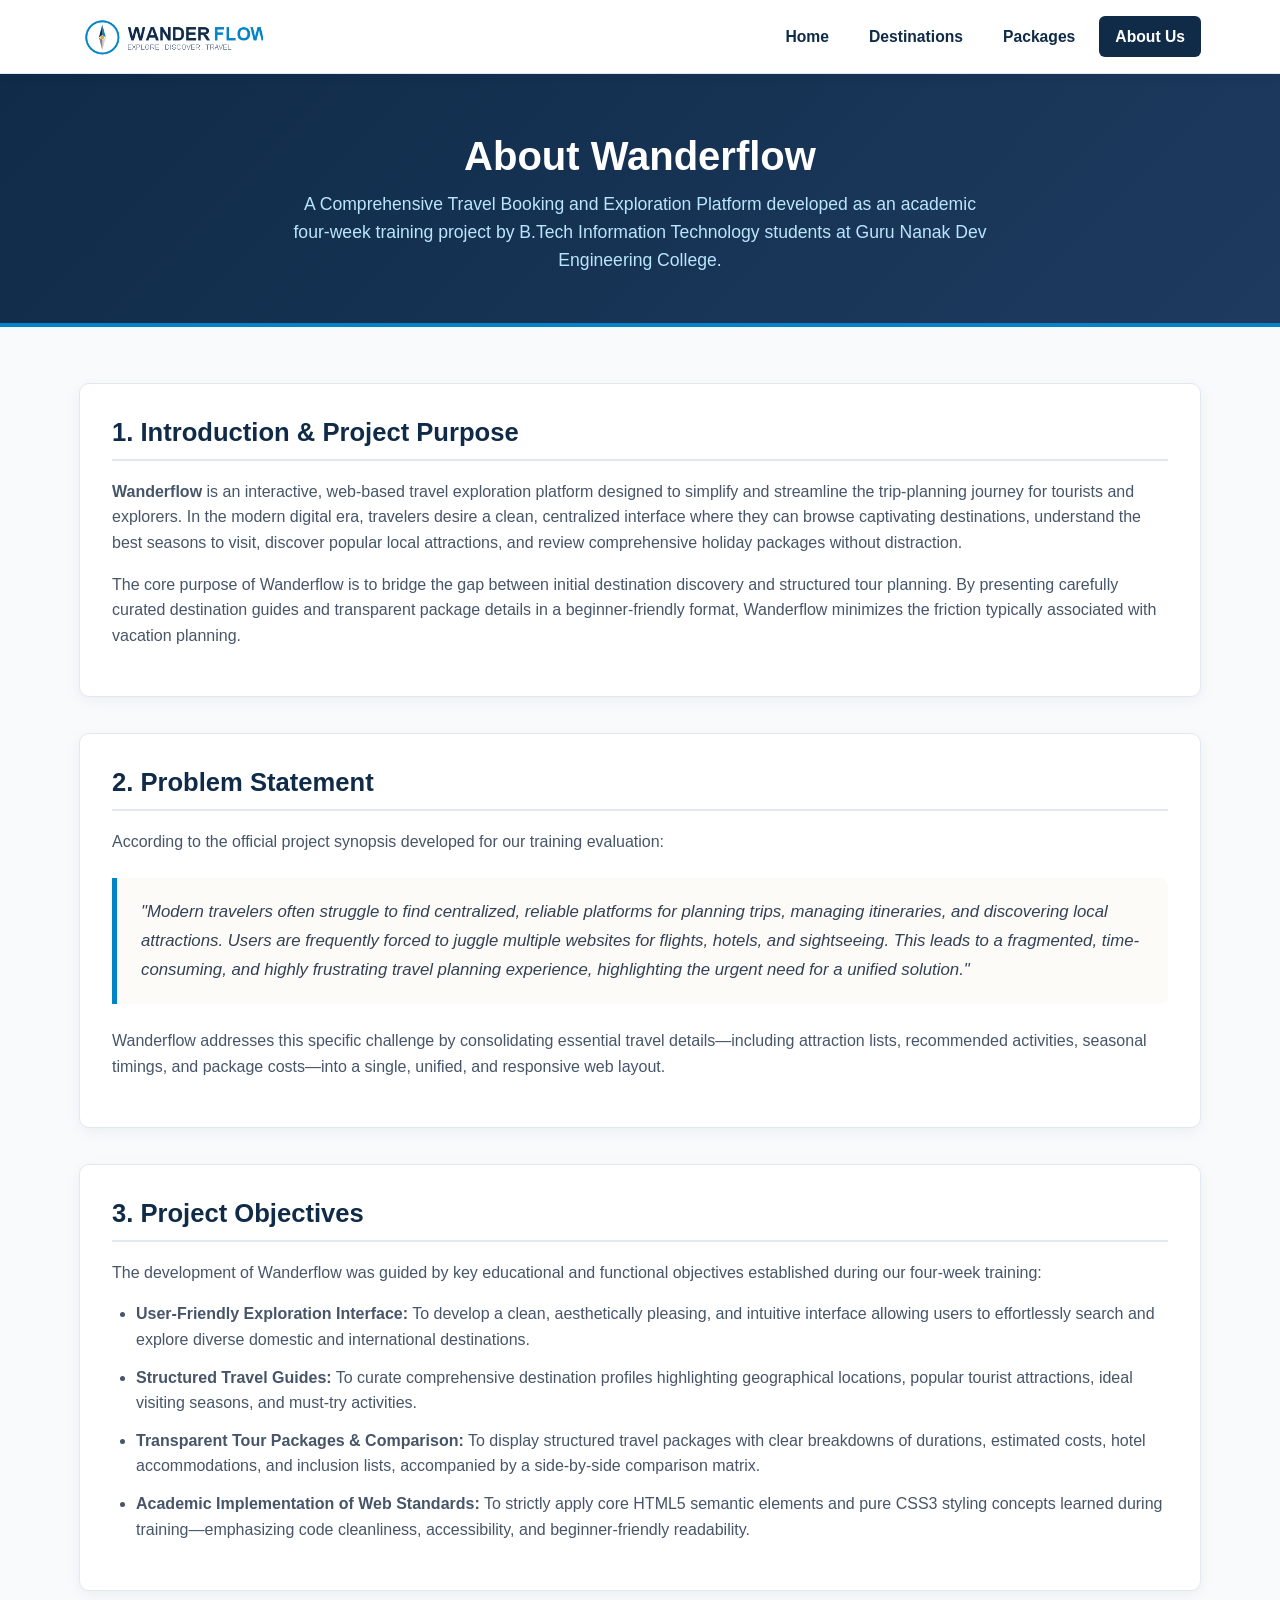
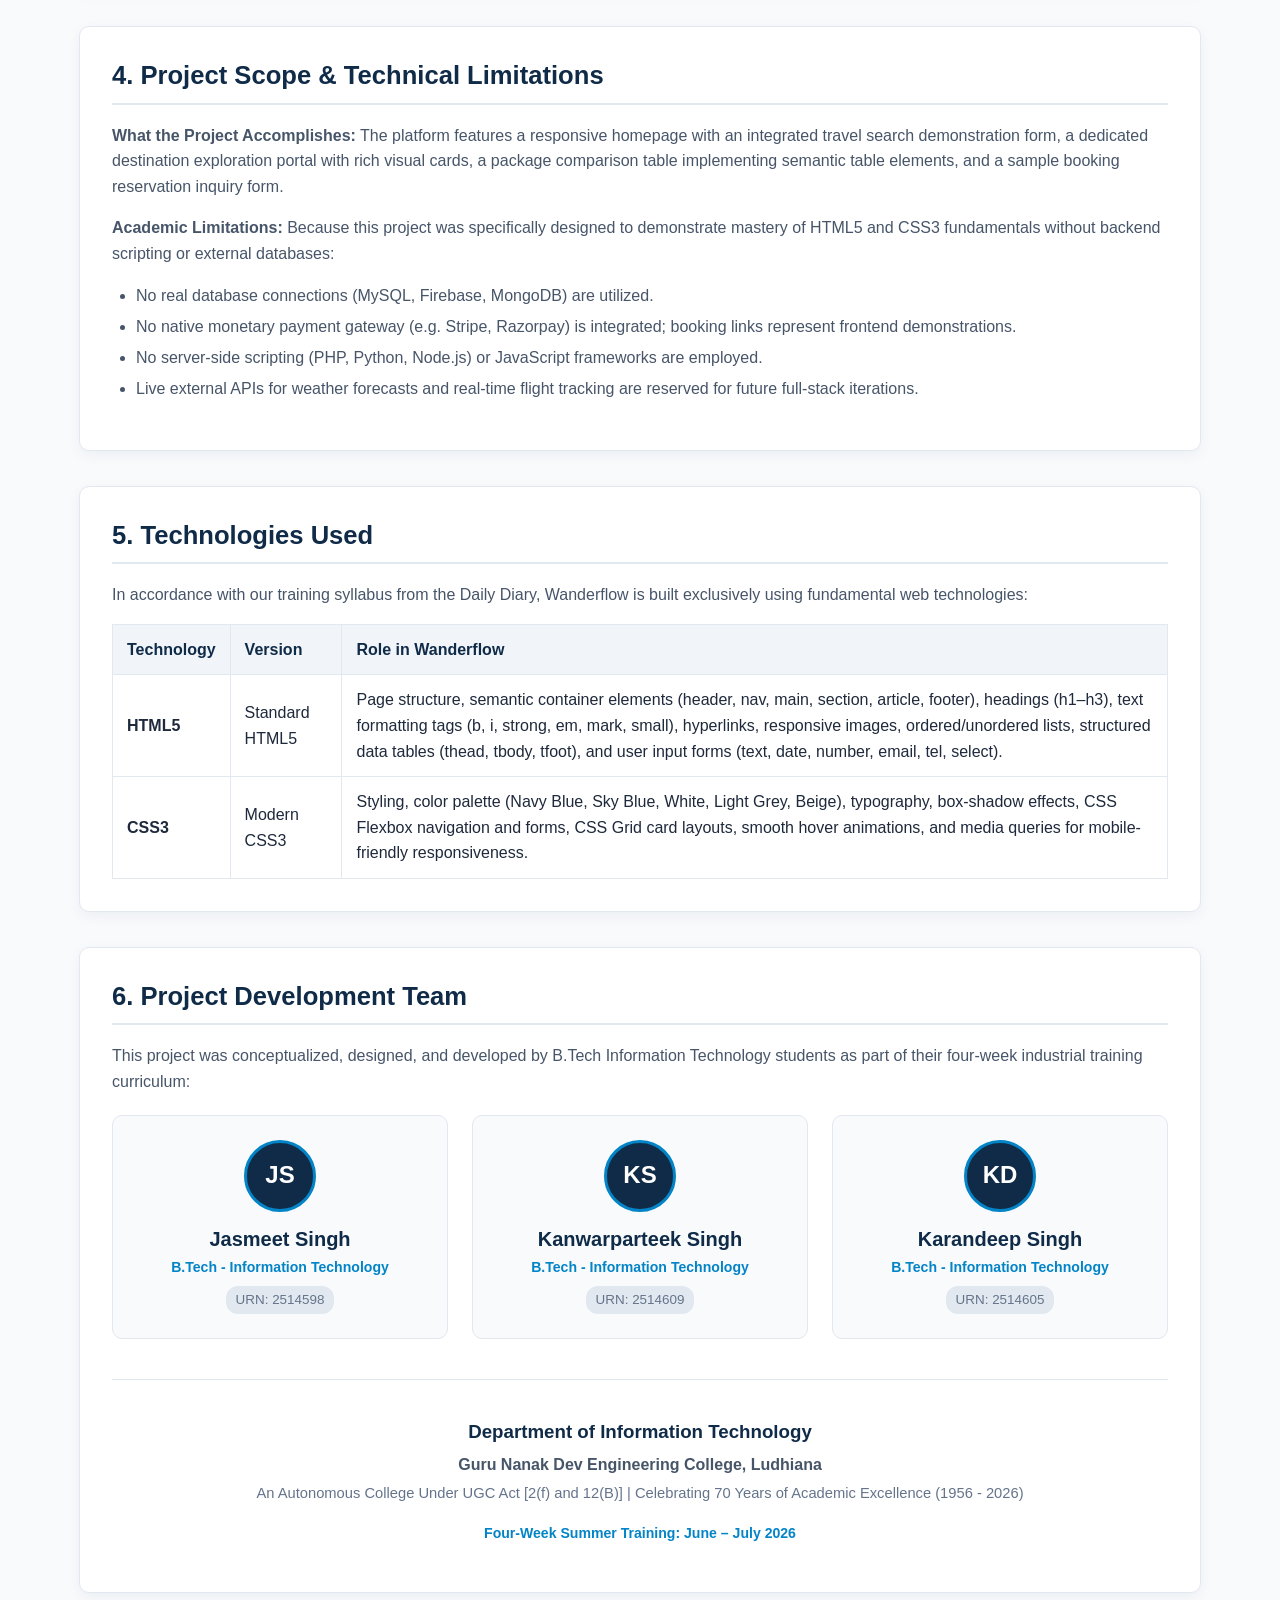
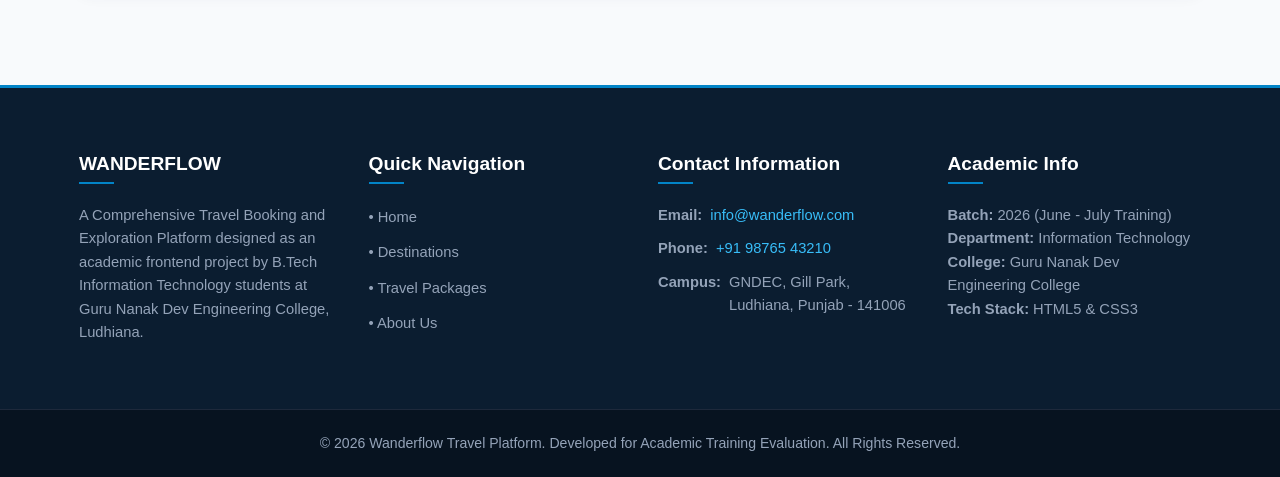
<file: Wanderflow/about.html>
<!DOCTYPE html>
<html lang="en">
<head>
    <!-- Document Meta Information -->
    <meta charset="UTF-8">
    <meta name="viewport" content="width=device-width, initial-scale=1.0">
    <title>About Us - Wanderflow Travel Platform</title>
    
    <!-- External CSS Stylesheet -->
    <link rel="stylesheet" href="style.css">
</head>
<body>

    <!-- ====================================================================
         HEADER & NAVIGATION BAR
         ==================================================================== -->
    <header>
        <div class="container">
            <nav class="navbar">
                <!-- Website Logo -->
                <a href="index.html" class="logo-container">
                    <img src="images/logo.png" alt="Wanderflow Logo" class="logo-img" width="180" height="45">
                </a>

                <!-- Navigation Hyperlinks -->
                <ul class="nav-links">
                    <li><a href="index.html">Home</a></li>
                    <li><a href="destinations.html">Destinations</a></li>
                    <li><a href="packages.html">Packages</a></li>
                    <li><a href="about.html" class="active">About Us</a></li>
                </ul>
            </nav>
        </div>
    </header>

    <!-- ====================================================================
         PAGE BANNER
         ==================================================================== -->
    <section class="page-banner">
        <div class="container">
            <h1>About Wanderflow</h1>
            <p>
                A Comprehensive Travel Booking and Exploration Platform developed as an academic four-week training 
                project by B.Tech Information Technology students at Guru Nanak Dev Engineering College.
            </p>
        </div>
    </section>

    <!-- ====================================================================
         ABOUT US CONTENT SECTION
         ==================================================================== -->
    <main class="about-section">
        <div class="container">

            <!-- 1. Introduction & Project Purpose -->
            <article class="about-card">
                <h2>1. Introduction &amp; Project Purpose</h2>
                <p>
                    <b>Wanderflow</b> is an interactive, web-based travel exploration platform designed to simplify 
                    and streamline the trip-planning journey for tourists and explorers. In the modern digital era, 
                    travelers desire a clean, centralized interface where they can browse captivating destinations, 
                    understand the best seasons to visit, discover popular local attractions, and review comprehensive 
                    holiday packages without distraction.
                </p>
                <p>
                    The core purpose of Wanderflow is to bridge the gap between initial destination discovery and structured 
                    tour planning. By presenting carefully curated destination guides and transparent package details in 
                    a beginner-friendly format, Wanderflow minimizes the friction typically associated with vacation planning.
                </p>
            </article>

            <!-- 2. Problem Statement -->
            <article class="about-card">
                <h2>2. Problem Statement</h2>
                <p>
                    According to the official project synopsis developed for our training evaluation:
                </p>
                <blockquote class="quote-box">
                    "Modern travelers often struggle to find centralized, reliable platforms for planning trips, managing 
                    itineraries, and discovering local attractions. Users are frequently forced to juggle multiple websites 
                    for flights, hotels, and sightseeing. This leads to a fragmented, time-consuming, and highly frustrating 
                    travel planning experience, highlighting the urgent need for a unified solution."
                </blockquote>
                <p>
                    Wanderflow addresses this specific challenge by consolidating essential travel details—including 
                    attraction lists, recommended activities, seasonal timings, and package costs—into a single, unified, 
                    and responsive web layout.
                </p>
            </article>

            <!-- 3. Project Objectives -->
            <article class="about-card">
                <h2>3. Project Objectives</h2>
                <p>
                    The development of Wanderflow was guided by key educational and functional objectives established 
                    during our four-week training:
                </p>
                <ul class="objectives-list">
                    <li>
                        <strong>User-Friendly Exploration Interface:</strong> To develop a clean, aesthetically pleasing, 
                        and intuitive interface allowing users to effortlessly search and explore diverse domestic and 
                        international destinations.
                    </li>
                    <li>
                        <strong>Structured Travel Guides:</strong> To curate comprehensive destination profiles highlighting 
                        geographical locations, popular tourist attractions, ideal visiting seasons, and must-try activities.
                    </li>
                    <li>
                        <strong>Transparent Tour Packages &amp; Comparison:</strong> To display structured travel packages with 
                        clear breakdowns of durations, estimated costs, hotel accommodations, and inclusion lists, accompanied 
                        by a side-by-side comparison matrix.
                    </li>
                    <li>
                        <strong>Academic Implementation of Web Standards:</strong> To strictly apply core HTML5 semantic elements 
                        and pure CSS3 styling concepts learned during training—emphasizing code cleanliness, accessibility, 
                        and beginner-friendly readability.
                    </li>
                </ul>
            </article>

            <!-- 4. Project Scope & Technical Limitations -->
            <article class="about-card">
                <h2>4. Project Scope &amp; Technical Limitations</h2>
                <p>
                    <strong>What the Project Accomplishes:</strong> The platform features a responsive homepage with an 
                    integrated travel search demonstration form, a dedicated destination exploration portal with 
                    rich visual cards, a package comparison table implementing semantic table elements, and a sample 
                    booking reservation inquiry form.
                </p>
                <p>
                    <strong>Academic Limitations:</strong> Because this project was specifically designed to demonstrate 
                    mastery of HTML5 and CSS3 fundamentals without backend scripting or external databases:
                </p>
                <ul>
                    <li>No real database connections (MySQL, Firebase, MongoDB) are utilized.</li>
                    <li>No native monetary payment gateway (e.g. Stripe, Razorpay) is integrated; booking links represent frontend demonstrations.</li>
                    <li>No server-side scripting (PHP, Python, Node.js) or JavaScript frameworks are employed.</li>
                    <li>Live external APIs for weather forecasts and real-time flight tracking are reserved for future full-stack iterations.</li>
                </ul>
            </article>

            <!-- 5. Technologies Used -->
            <article class="about-card">
                <h2>5. Technologies Used</h2>
                <p>
                    In accordance with our training syllabus from the Daily Diary, Wanderflow is built exclusively using 
                    fundamental web technologies:
                </p>
                
                <table class="tech-table">
                    <thead>
                        <tr>
                            <th>Technology</th>
                            <th>Version</th>
                            <th>Role in Wanderflow</th>
                        </tr>
                    </thead>
                    <tbody>
                        <tr>
                            <td><b>HTML5</b></td>
                            <td>Standard HTML5</td>
                            <td>
                                Page structure, semantic container elements (header, nav, main, section, article, footer), 
                                headings (h1–h3), text formatting tags (b, i, strong, em, mark, small), hyperlinks, 
                                responsive images, ordered/unordered lists, structured data tables (thead, tbody, tfoot), 
                                and user input forms (text, date, number, email, tel, select).
                            </td>
                        </tr>
                        <tr>
                            <td><b>CSS3</b></td>
                            <td>Modern CSS3</td>
                            <td>
                                Styling, color palette (Navy Blue, Sky Blue, White, Light Grey, Beige), typography, 
                                box-shadow effects, CSS Flexbox navigation and forms, CSS Grid card layouts, smooth 
                                hover animations, and media queries for mobile-friendly responsiveness.
                            </td>
                        </tr>
                    </tbody>
                </table>
            </article>

            <!-- 6. Project Development Team -->
            <article class="about-card">
                <h2>6. Project Development Team</h2>
                <p>
                    This project was conceptualized, designed, and developed by B.Tech Information Technology students 
                    as part of their four-week industrial training curriculum:
                </p>

                <div class="team-grid">
                    
                    <!-- Member 1 -->
                    <div class="team-card">
                        <div class="team-avatar">JS</div>
                        <h3>Jasmeet Singh</h3>
                        <p class="team-role">B.Tech - Information Technology</p>
                        <span class="team-urn">URN: 2514598</span>
                    </div>

                    <!-- Member 2 -->
                    <div class="team-card">
                        <div class="team-avatar">KS</div>
                        <h3>Kanwarparteek Singh</h3>
                        <p class="team-role">B.Tech - Information Technology</p>
                        <span class="team-urn">URN: 2514609</span>
                    </div>

                    <!-- Member 3 -->
                    <div class="team-card">
                        <div class="team-avatar">KD</div>
                        <h3>Karandeep Singh</h3>
                        <p class="team-role">B.Tech - Information Technology</p>
                        <span class="team-urn">URN: 2514605</span>
                    </div>

                </div>

                <hr>

                <!-- Institutional Attribution -->
                <div style="text-align: center; margin-top: 1.5rem;">
                    <h3>Department of Information Technology</h3>
                    <p style="margin-bottom: 0.3rem;">
                        <b>Guru Nanak Dev Engineering College, Ludhiana</b>
                    </p>
                    <p style="color: #64748b; font-size: 0.92rem;">
                        An Autonomous College Under UGC Act [2(f) and 12(B)] | Celebrating 70 Years of Academic Excellence (1956 - 2026)
                    </p>
                    <p style="color: #0284c7; font-size: 0.88rem; font-weight: 600;">
                        Four-Week Summer Training: June &ndash; July 2026
                    </p>
                </div>
            </article>

        </div>
    </main>

    <!-- ====================================================================
         FOOTER
         ==================================================================== -->
    <footer>
        <div class="container">
            <div class="footer-grid">
                
                <!-- Col 1: Brand Info -->
                <div class="footer-col">
                    <h3>WANDERFLOW</h3>
                    <p>
                        A Comprehensive Travel Booking and Exploration Platform designed as an academic frontend project 
                        by B.Tech Information Technology students at Guru Nanak Dev Engineering College, Ludhiana.
                    </p>
                </div>

                <!-- Col 2: Quick Links -->
                <div class="footer-col">
                    <h3>Quick Navigation</h3>
                    <ul class="footer-links">
                        <li><a href="index.html">&bull; Home</a></li>
                        <li><a href="destinations.html">&bull; Destinations</a></li>
                        <li><a href="packages.html">&bull; Travel Packages</a></li>
                        <li><a href="about.html">&bull; About Us</a></li>
                    </ul>
                </div>

                <!-- Col 3: Contact Info -->
                <div class="footer-col">
                    <h3>Contact Information</h3>
                    <div class="footer-contact-item">
                        <span><b>Email:</b></span>
                        <a href="mailto:info@wanderflow.com">info@wanderflow.com</a>
                    </div>
                    <div class="footer-contact-item">
                        <span><b>Phone:</b></span>
                        <a href="tel:+919876543210">+91 98765 43210</a>
                    </div>
                    <div class="footer-contact-item">
                        <span><b>Campus:</b></span>
                        <span>GNDEC, Gill Park, Ludhiana, Punjab - 141006</span>
                    </div>
                </div>

                <!-- Col 4: Project Info -->
                <div class="footer-col">
                    <h3>Academic Info</h3>
                    <p>
                        <b>Batch:</b> 2026 (June - July Training)<br>
                        <b>Department:</b> Information Technology<br>
                        <b>College:</b> Guru Nanak Dev Engineering College<br>
                        <b>Tech Stack:</b> HTML5 &amp; CSS3
                    </p>
                </div>

            </div>
        </div>

        <div class="footer-bottom">
            <div class="container">
                <p>&copy; 2026 Wanderflow Travel Platform. Developed for Academic Training Evaluation. All Rights Reserved.</p>
            </div>
        </div>
    </footer>

</body>
</html>
</file>
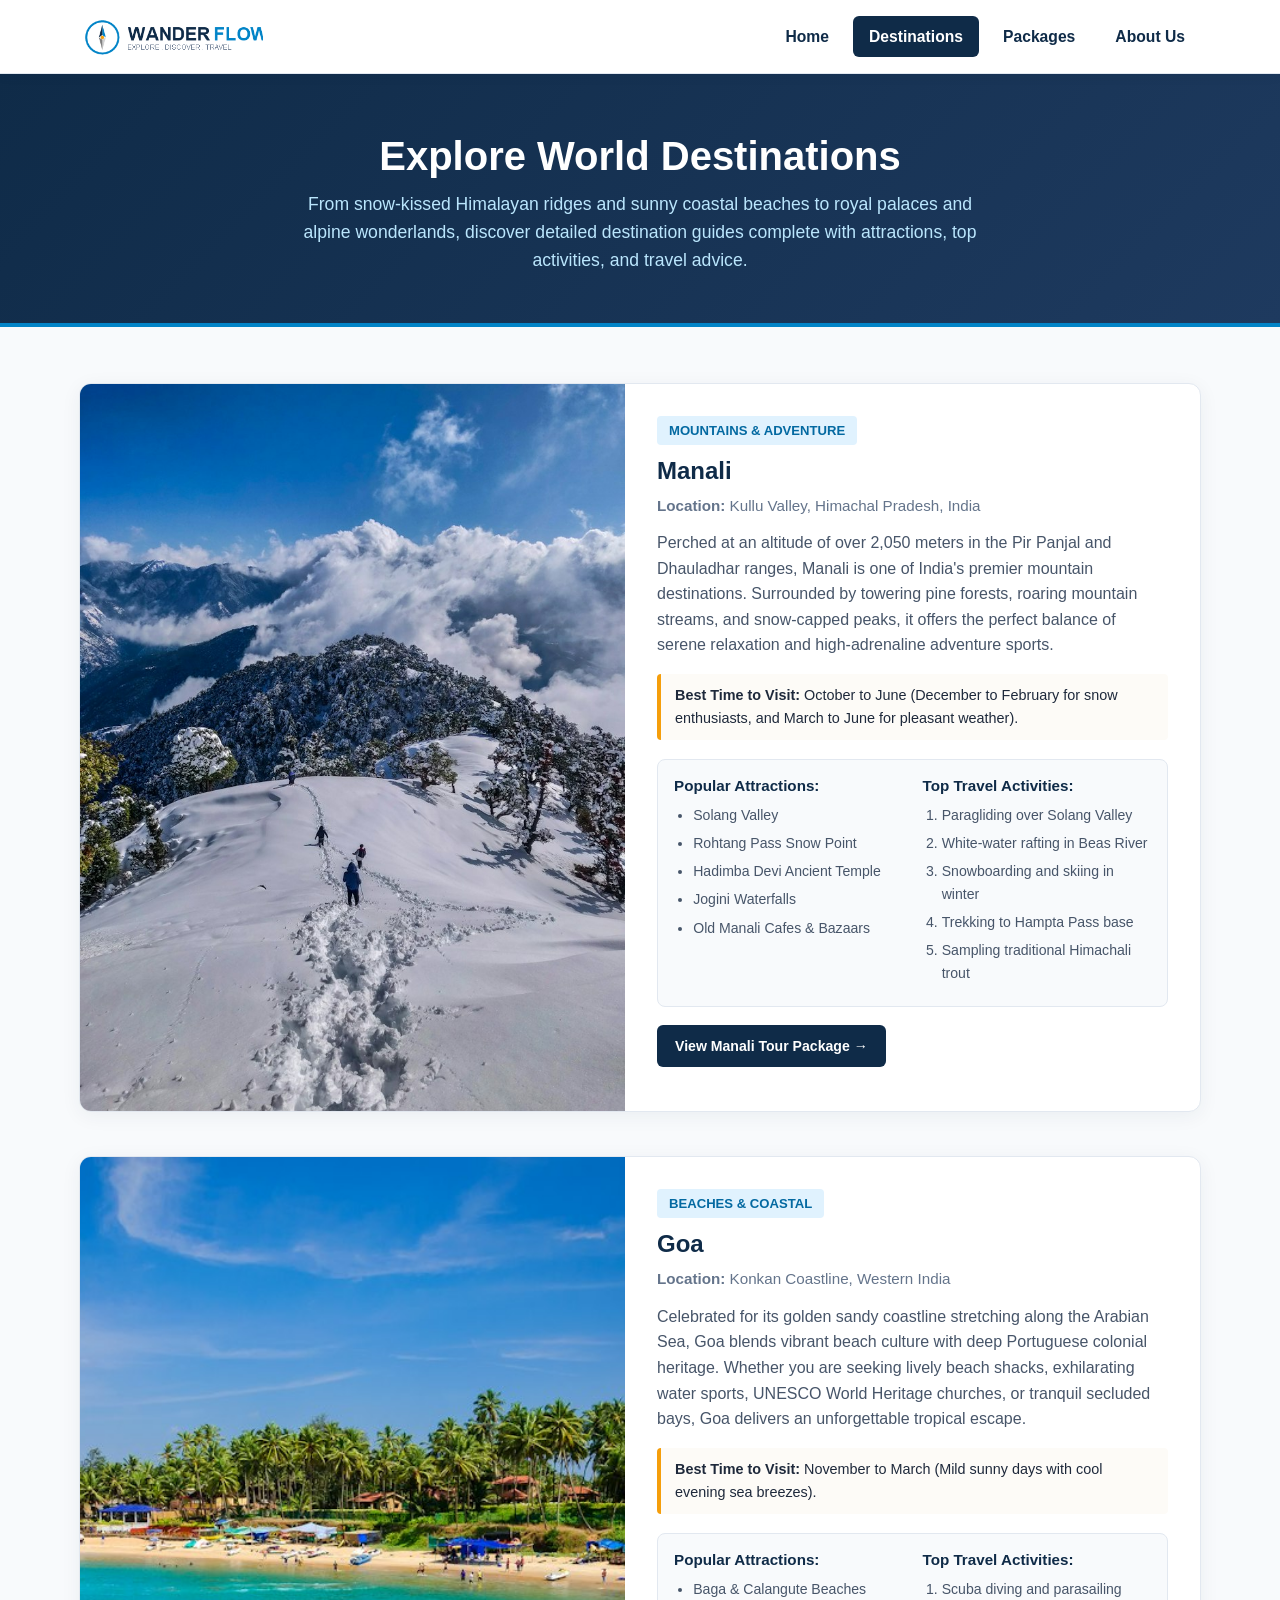
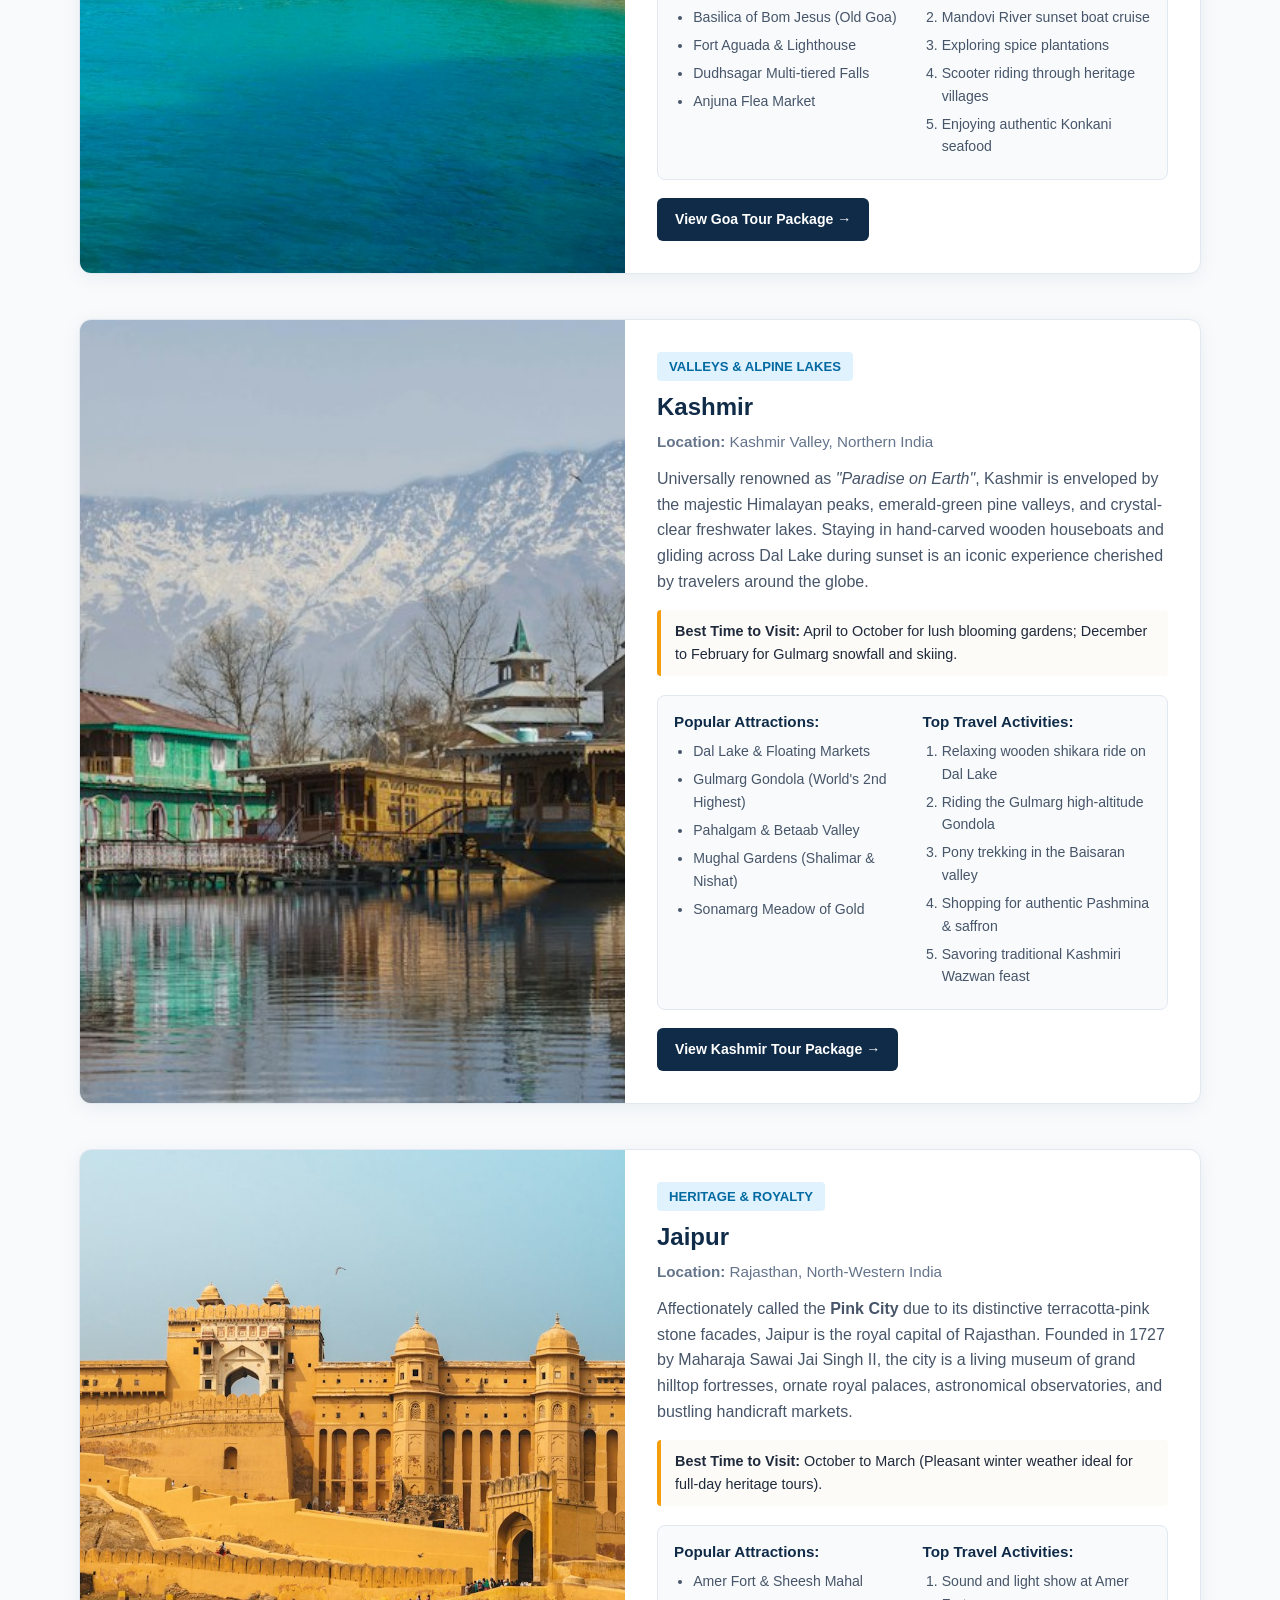
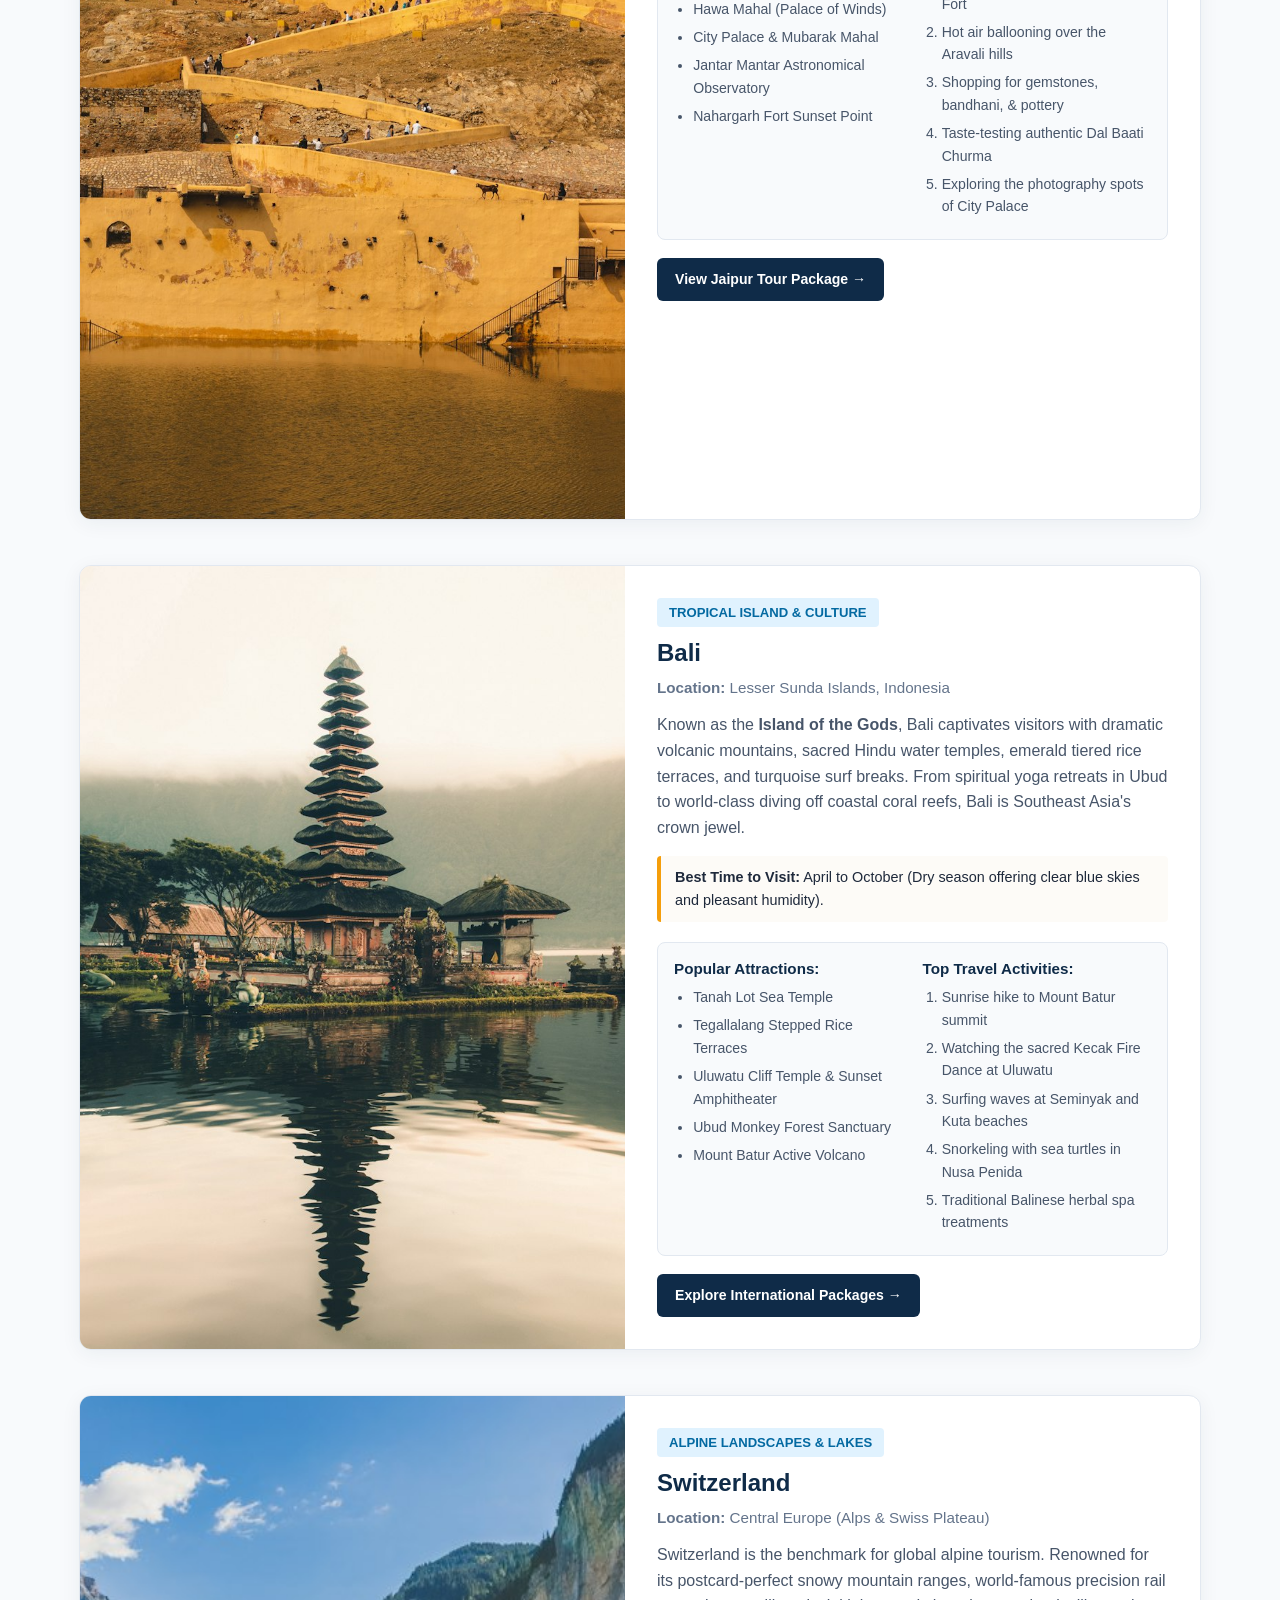
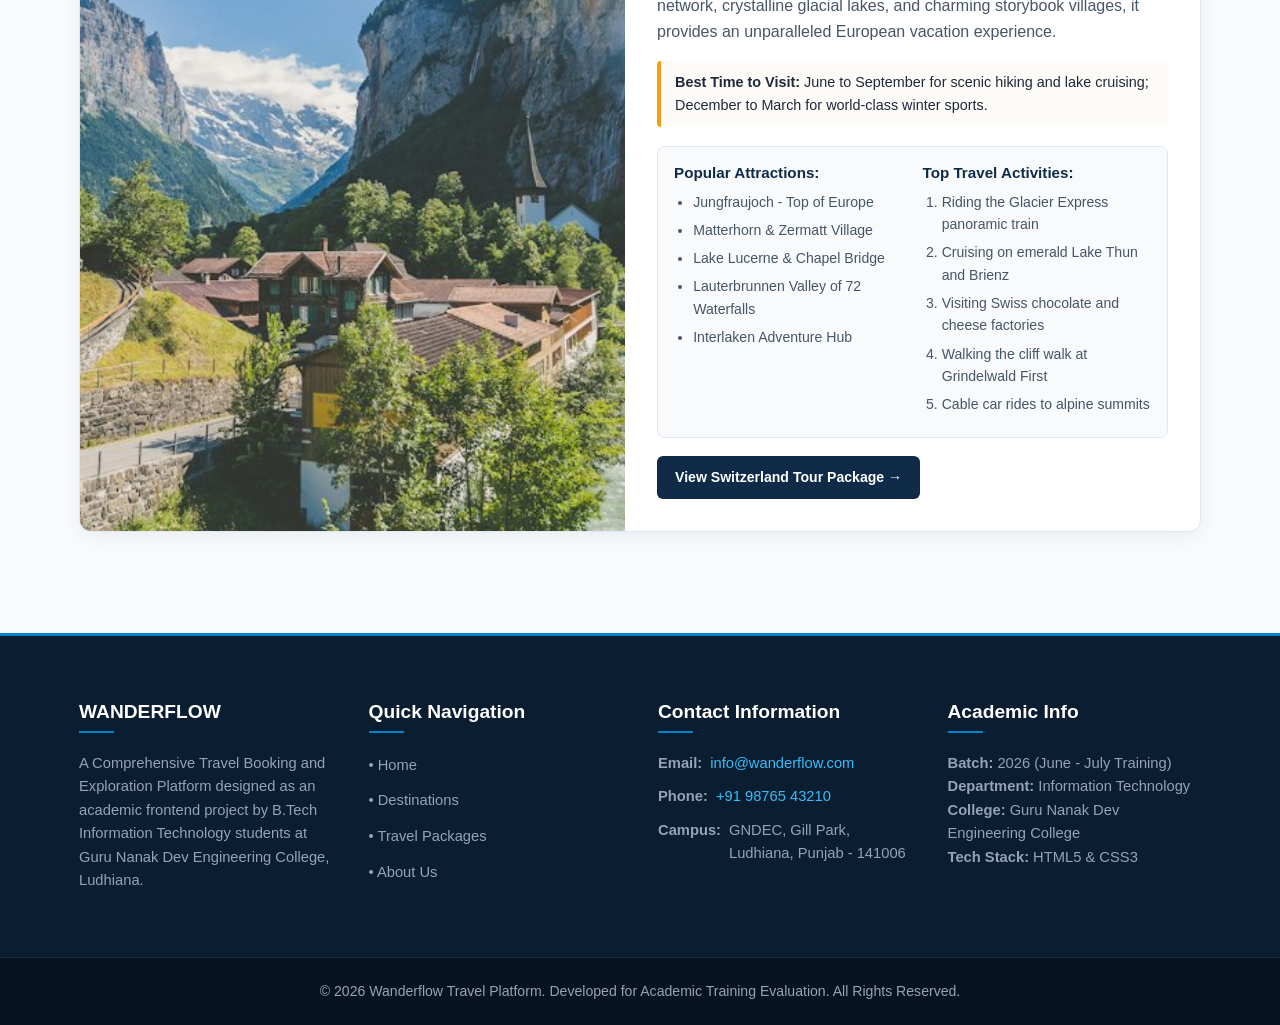
<file: Wanderflow/destinations.html>
<!DOCTYPE html>
<html lang="en">
<head>
    <!-- Document Meta Information -->
    <meta charset="UTF-8">
    <meta name="viewport" content="width=device-width, initial-scale=1.0">
    <title>Destinations - Wanderflow Travel Platform</title>
    
    <!-- External CSS Stylesheet -->
    <link rel="stylesheet" href="style.css">
</head>
<body>

    <!-- ====================================================================
         HEADER & NAVIGATION BAR
         ==================================================================== -->
    <header>
        <div class="container">
            <nav class="navbar">
                <!-- Website Logo -->
                <a href="index.html" class="logo-container">
                    <img src="images/logo.png" alt="Wanderflow Logo" class="logo-img" width="180" height="45">
                </a>

                <!-- Navigation Hyperlinks -->
                <ul class="nav-links">
                    <li><a href="index.html">Home</a></li>
                    <li><a href="destinations.html" class="active">Destinations</a></li>
                    <li><a href="packages.html">Packages</a></li>
                    <li><a href="about.html">About Us</a></li>
                </ul>
            </nav>
        </div>
    </header>

    <!-- ====================================================================
         PAGE BANNER
         ==================================================================== -->
    <section class="page-banner">
        <div class="container">
            <h1>Explore World Destinations</h1>
            <p>
                From snow-kissed Himalayan ridges and sunny coastal beaches to royal palaces and alpine wonderlands, 
                discover detailed destination guides complete with attractions, top activities, and travel advice.
            </p>
        </div>
    </section>

    <!-- ====================================================================
         DESTINATIONS EXPLORATION SECTION
         ==================================================================== -->
    <main class="section-padding">
        <div class="container">

            <!-- 1. MANALI -->
            <article class="destination-detail-card" id="manali">
                <div class="destination-detail-row">
                    <div class="destination-detail-img">
                        <img src="images/manali.jpg" alt="Snow-covered mountain peaks of Manali" width="600" height="400">
                    </div>
                    <div class="destination-detail-body">
                        <span class="dest-badge">Mountains &amp; Adventure</span>
                        <h2>Manali</h2>
                        <p class="dest-location"><b>Location:</b> Kullu Valley, Himachal Pradesh, India</p>
                        <p>
                            Perched at an altitude of over 2,050 meters in the Pir Panjal and Dhauladhar ranges, Manali is 
                            one of India's premier mountain destinations. Surrounded by towering pine forests, roaring 
                            mountain streams, and snow-capped peaks, it offers the perfect balance of serene relaxation 
                            and high-adrenaline adventure sports.
                        </p>

                        <!-- Best Time to Visit -->
                        <div class="dest-best-time">
                            <b>Best Time to Visit:</b> October to June (December to February for snow enthusiasts, and March to June for pleasant weather).
                        </div>

                        <!-- Features Grid: Attractions & Activities -->
                        <div class="dest-features-grid">
                            <div>
                                <h4>Popular Attractions:</h4>
                                <ul>
                                    <li>Solang Valley</li>
                                    <li>Rohtang Pass Snow Point</li>
                                    <li>Hadimba Devi Ancient Temple</li>
                                    <li>Jogini Waterfalls</li>
                                    <li>Old Manali Cafes &amp; Bazaars</li>
                                </ul>
                            </div>
                            <div>
                                <h4>Top Travel Activities:</h4>
                                <ol>
                                    <li>Paragliding over Solang Valley</li>
                                    <li>White-water rafting in Beas River</li>
                                    <li>Snowboarding and skiing in winter</li>
                                    <li>Trekking to Hampta Pass base</li>
                                    <li>Sampling traditional Himachali trout</li>
                                </ol>
                            </div>
                        </div>

                        <a href="packages.html#pkg-manali" class="btn btn-navy btn-sm">View Manali Tour Package &rarr;</a>
                    </div>
                </div>
            </article>

            <!-- 2. GOA -->
            <article class="destination-detail-card" id="goa">
                <div class="destination-detail-row">
                    <div class="destination-detail-img">
                        <img src="images/goa.jpg" alt="Sandy beach with palm trees in Goa" width="600" height="400">
                    </div>
                    <div class="destination-detail-body">
                        <span class="dest-badge">Beaches &amp; Coastal</span>
                        <h2>Goa</h2>
                        <p class="dest-location"><b>Location:</b> Konkan Coastline, Western India</p>
                        <p>
                            Celebrated for its golden sandy coastline stretching along the Arabian Sea, Goa blends vibrant 
                            beach culture with deep Portuguese colonial heritage. Whether you are seeking lively beach shacks, 
                            exhilarating water sports, UNESCO World Heritage churches, or tranquil secluded bays, Goa delivers 
                            an unforgettable tropical escape.
                        </p>

                        <!-- Best Time to Visit -->
                        <div class="dest-best-time">
                            <b>Best Time to Visit:</b> November to March (Mild sunny days with cool evening sea breezes).
                        </div>

                        <!-- Features Grid: Attractions & Activities -->
                        <div class="dest-features-grid">
                            <div>
                                <h4>Popular Attractions:</h4>
                                <ul>
                                    <li>Baga &amp; Calangute Beaches</li>
                                    <li>Basilica of Bom Jesus (Old Goa)</li>
                                    <li>Fort Aguada &amp; Lighthouse</li>
                                    <li>Dudhsagar Multi-tiered Falls</li>
                                    <li>Anjuna Flea Market</li>
                                </ul>
                            </div>
                            <div>
                                <h4>Top Travel Activities:</h4>
                                <ol>
                                    <li>Scuba diving and parasailing</li>
                                    <li>Mandovi River sunset boat cruise</li>
                                    <li>Exploring spice plantations</li>
                                    <li>Scooter riding through heritage villages</li>
                                    <li>Enjoying authentic Konkani seafood</li>
                                </ol>
                            </div>
                        </div>

                        <a href="packages.html#pkg-goa" class="btn btn-navy btn-sm">View Goa Tour Package &rarr;</a>
                    </div>
                </div>
            </article>

            <!-- 3. KASHMIR -->
            <article class="destination-detail-card" id="kashmir">
                <div class="destination-detail-row">
                    <div class="destination-detail-img">
                        <img src="images/kashmir.jpg" alt="Traditional shikara boat on serene Dal Lake Kashmir" width="600" height="400">
                    </div>
                    <div class="destination-detail-body">
                        <span class="dest-badge">Valleys &amp; Alpine Lakes</span>
                        <h2>Kashmir</h2>
                        <p class="dest-location"><b>Location:</b> Kashmir Valley, Northern India</p>
                        <p>
                            Universally renowned as <i>"Paradise on Earth"</i>, Kashmir is enveloped by the majestic 
                            Himalayan peaks, emerald-green pine valleys, and crystal-clear freshwater lakes. Staying in 
                            hand-carved wooden houseboats and gliding across Dal Lake during sunset is an iconic experience 
                            cherished by travelers around the globe.
                        </p>

                        <!-- Best Time to Visit -->
                        <div class="dest-best-time">
                            <b>Best Time to Visit:</b> April to October for lush blooming gardens; December to February for Gulmarg snowfall and skiing.
                        </div>

                        <!-- Features Grid: Attractions & Activities -->
                        <div class="dest-features-grid">
                            <div>
                                <h4>Popular Attractions:</h4>
                                <ul>
                                    <li>Dal Lake &amp; Floating Markets</li>
                                    <li>Gulmarg Gondola (World's 2nd Highest)</li>
                                    <li>Pahalgam &amp; Betaab Valley</li>
                                    <li>Mughal Gardens (Shalimar &amp; Nishat)</li>
                                    <li>Sonamarg Meadow of Gold</li>
                                </ul>
                            </div>
                            <div>
                                <h4>Top Travel Activities:</h4>
                                <ol>
                                    <li>Relaxing wooden shikara ride on Dal Lake</li>
                                    <li>Riding the Gulmarg high-altitude Gondola</li>
                                    <li>Pony trekking in the Baisaran valley</li>
                                    <li>Shopping for authentic Pashmina &amp; saffron</li>
                                    <li>Savoring traditional Kashmiri Wazwan feast</li>
                                </ol>
                            </div>
                        </div>

                        <a href="packages.html#pkg-kashmir" class="btn btn-navy btn-sm">View Kashmir Tour Package &rarr;</a>
                    </div>
                </div>
            </article>

            <!-- 4. JAIPUR -->
            <article class="destination-detail-card" id="jaipur">
                <div class="destination-detail-row">
                    <div class="destination-detail-img">
                        <img src="images/jaipur.jpg" alt="Royal historic architecture of Jaipur Rajasthan" width="600" height="400">
                    </div>
                    <div class="destination-detail-body">
                        <span class="dest-badge">Heritage &amp; Royalty</span>
                        <h2>Jaipur</h2>
                        <p class="dest-location"><b>Location:</b> Rajasthan, North-Western India</p>
                        <p>
                            Affectionately called the <b>Pink City</b> due to its distinctive terracotta-pink stone facades, 
                            Jaipur is the royal capital of Rajasthan. Founded in 1727 by Maharaja Sawai Jai Singh II, 
                            the city is a living museum of grand hilltop fortresses, ornate royal palaces, astronomical 
                            observatories, and bustling handicraft markets.
                        </p>

                        <!-- Best Time to Visit -->
                        <div class="dest-best-time">
                            <b>Best Time to Visit:</b> October to March (Pleasant winter weather ideal for full-day heritage tours).
                        </div>

                        <!-- Features Grid: Attractions & Activities -->
                        <div class="dest-features-grid">
                            <div>
                                <h4>Popular Attractions:</h4>
                                <ul>
                                    <li>Amer Fort &amp; Sheesh Mahal</li>
                                    <li>Hawa Mahal (Palace of Winds)</li>
                                    <li>City Palace &amp; Mubarak Mahal</li>
                                    <li>Jantar Mantar Astronomical Observatory</li>
                                    <li>Nahargarh Fort Sunset Point</li>
                                </ul>
                            </div>
                            <div>
                                <h4>Top Travel Activities:</h4>
                                <ol>
                                    <li>Sound and light show at Amer Fort</li>
                                    <li>Hot air ballooning over the Aravali hills</li>
                                    <li>Shopping for gemstones, bandhani, &amp; pottery</li>
                                    <li>Taste-testing authentic Dal Baati Churma</li>
                                    <li>Exploring the photography spots of City Palace</li>
                                </ol>
                            </div>
                        </div>

                        <a href="packages.html#pkg-jaipur" class="btn btn-navy btn-sm">View Jaipur Tour Package &rarr;</a>
                    </div>
                </div>
            </article>

            <!-- 5. BALI -->
            <article class="destination-detail-card" id="bali">
                <div class="destination-detail-row">
                    <div class="destination-detail-img">
                        <img src="images/bali.jpg" alt="Scenic Balinese temple gate in Bali Indonesia" width="600" height="400">
                    </div>
                    <div class="destination-detail-body">
                        <span class="dest-badge">Tropical Island &amp; Culture</span>
                        <h2>Bali</h2>
                        <p class="dest-location"><b>Location:</b> Lesser Sunda Islands, Indonesia</p>
                        <p>
                            Known as the <b>Island of the Gods</b>, Bali captivates visitors with dramatic volcanic 
                            mountains, sacred Hindu water temples, emerald tiered rice terraces, and turquoise surf breaks. 
                            From spiritual yoga retreats in Ubud to world-class diving off coastal coral reefs, Bali 
                            is Southeast Asia's crown jewel.
                        </p>

                        <!-- Best Time to Visit -->
                        <div class="dest-best-time">
                            <b>Best Time to Visit:</b> April to October (Dry season offering clear blue skies and pleasant humidity).
                        </div>

                        <!-- Features Grid: Attractions & Activities -->
                        <div class="dest-features-grid">
                            <div>
                                <h4>Popular Attractions:</h4>
                                <ul>
                                    <li>Tanah Lot Sea Temple</li>
                                    <li>Tegallalang Stepped Rice Terraces</li>
                                    <li>Uluwatu Cliff Temple &amp; Sunset Amphitheater</li>
                                    <li>Ubud Monkey Forest Sanctuary</li>
                                    <li>Mount Batur Active Volcano</li>
                                </ul>
                            </div>
                            <div>
                                <h4>Top Travel Activities:</h4>
                                <ol>
                                    <li>Sunrise hike to Mount Batur summit</li>
                                    <li>Watching the sacred Kecak Fire Dance at Uluwatu</li>
                                    <li>Surfing waves at Seminyak and Kuta beaches</li>
                                    <li>Snorkeling with sea turtles in Nusa Penida</li>
                                    <li>Traditional Balinese herbal spa treatments</li>
                                </ol>
                            </div>
                        </div>

                        <a href="packages.html" class="btn btn-navy btn-sm">Explore International Packages &rarr;</a>
                    </div>
                </div>
            </article>

            <!-- 6. SWITZERLAND -->
            <article class="destination-detail-card" id="switzerland">
                <div class="destination-detail-row">
                    <div class="destination-detail-img">
                        <img src="images/switzerland.jpg" alt="Picturesque Swiss alpine valley with snow peaks" width="600" height="400">
                    </div>
                    <div class="destination-detail-body">
                        <span class="dest-badge">Alpine Landscapes &amp; Lakes</span>
                        <h2>Switzerland</h2>
                        <p class="dest-location"><b>Location:</b> Central Europe (Alps &amp; Swiss Plateau)</p>
                        <p>
                            Switzerland is the benchmark for global alpine tourism. Renowned for its postcard-perfect 
                            snowy mountain ranges, world-famous precision rail network, crystalline glacial lakes, 
                            and charming storybook villages, it provides an unparalleled European vacation experience.
                        </p>

                        <!-- Best Time to Visit -->
                        <div class="dest-best-time">
                            <b>Best Time to Visit:</b> June to September for scenic hiking and lake cruising; December to March for world-class winter sports.
                        </div>

                        <!-- Features Grid: Attractions & Activities -->
                        <div class="dest-features-grid">
                            <div>
                                <h4>Popular Attractions:</h4>
                                <ul>
                                    <li>Jungfraujoch - Top of Europe</li>
                                    <li>Matterhorn &amp; Zermatt Village</li>
                                    <li>Lake Lucerne &amp; Chapel Bridge</li>
                                    <li>Lauterbrunnen Valley of 72 Waterfalls</li>
                                    <li>Interlaken Adventure Hub</li>
                                </ul>
                            </div>
                            <div>
                                <h4>Top Travel Activities:</h4>
                                <ol>
                                    <li>Riding the Glacier Express panoramic train</li>
                                    <li>Cruising on emerald Lake Thun and Brienz</li>
                                    <li>Visiting Swiss chocolate and cheese factories</li>
                                    <li>Walking the cliff walk at Grindelwald First</li>
                                    <li>Cable car rides to alpine summits</li>
                                </ol>
                            </div>
                        </div>

                        <a href="packages.html#pkg-swiss" class="btn btn-navy btn-sm">View Switzerland Tour Package &rarr;</a>
                    </div>
                </div>
            </article>

        </div>
    </main>

    <!-- ====================================================================
         FOOTER
         ==================================================================== -->
    <footer>
        <div class="container">
            <div class="footer-grid">
                
                <!-- Col 1: Brand Info -->
                <div class="footer-col">
                    <h3>WANDERFLOW</h3>
                    <p>
                        A Comprehensive Travel Booking and Exploration Platform designed as an academic frontend project 
                        by B.Tech Information Technology students at Guru Nanak Dev Engineering College, Ludhiana.
                    </p>
                </div>

                <!-- Col 2: Quick Links -->
                <div class="footer-col">
                    <h3>Quick Navigation</h3>
                    <ul class="footer-links">
                        <li><a href="index.html">&bull; Home</a></li>
                        <li><a href="destinations.html">&bull; Destinations</a></li>
                        <li><a href="packages.html">&bull; Travel Packages</a></li>
                        <li><a href="about.html">&bull; About Us</a></li>
                    </ul>
                </div>

                <!-- Col 3: Contact Info -->
                <div class="footer-col">
                    <h3>Contact Information</h3>
                    <div class="footer-contact-item">
                        <span><b>Email:</b></span>
                        <a href="mailto:info@wanderflow.com">info@wanderflow.com</a>
                    </div>
                    <div class="footer-contact-item">
                        <span><b>Phone:</b></span>
                        <a href="tel:+919876543210">+91 98765 43210</a>
                    </div>
                    <div class="footer-contact-item">
                        <span><b>Campus:</b></span>
                        <span>GNDEC, Gill Park, Ludhiana, Punjab - 141006</span>
                    </div>
                </div>

                <!-- Col 4: Project Info -->
                <div class="footer-col">
                    <h3>Academic Info</h3>
                    <p>
                        <b>Batch:</b> 2026 (June - July Training)<br>
                        <b>Department:</b> Information Technology<br>
                        <b>College:</b> Guru Nanak Dev Engineering College<br>
                        <b>Tech Stack:</b> HTML5 &amp; CSS3
                    </p>
                </div>

            </div>
        </div>

        <div class="footer-bottom">
            <div class="container">
                <p>&copy; 2026 Wanderflow Travel Platform. Developed for Academic Training Evaluation. All Rights Reserved.</p>
            </div>
        </div>
    </footer>

</body>
</html>
</file>
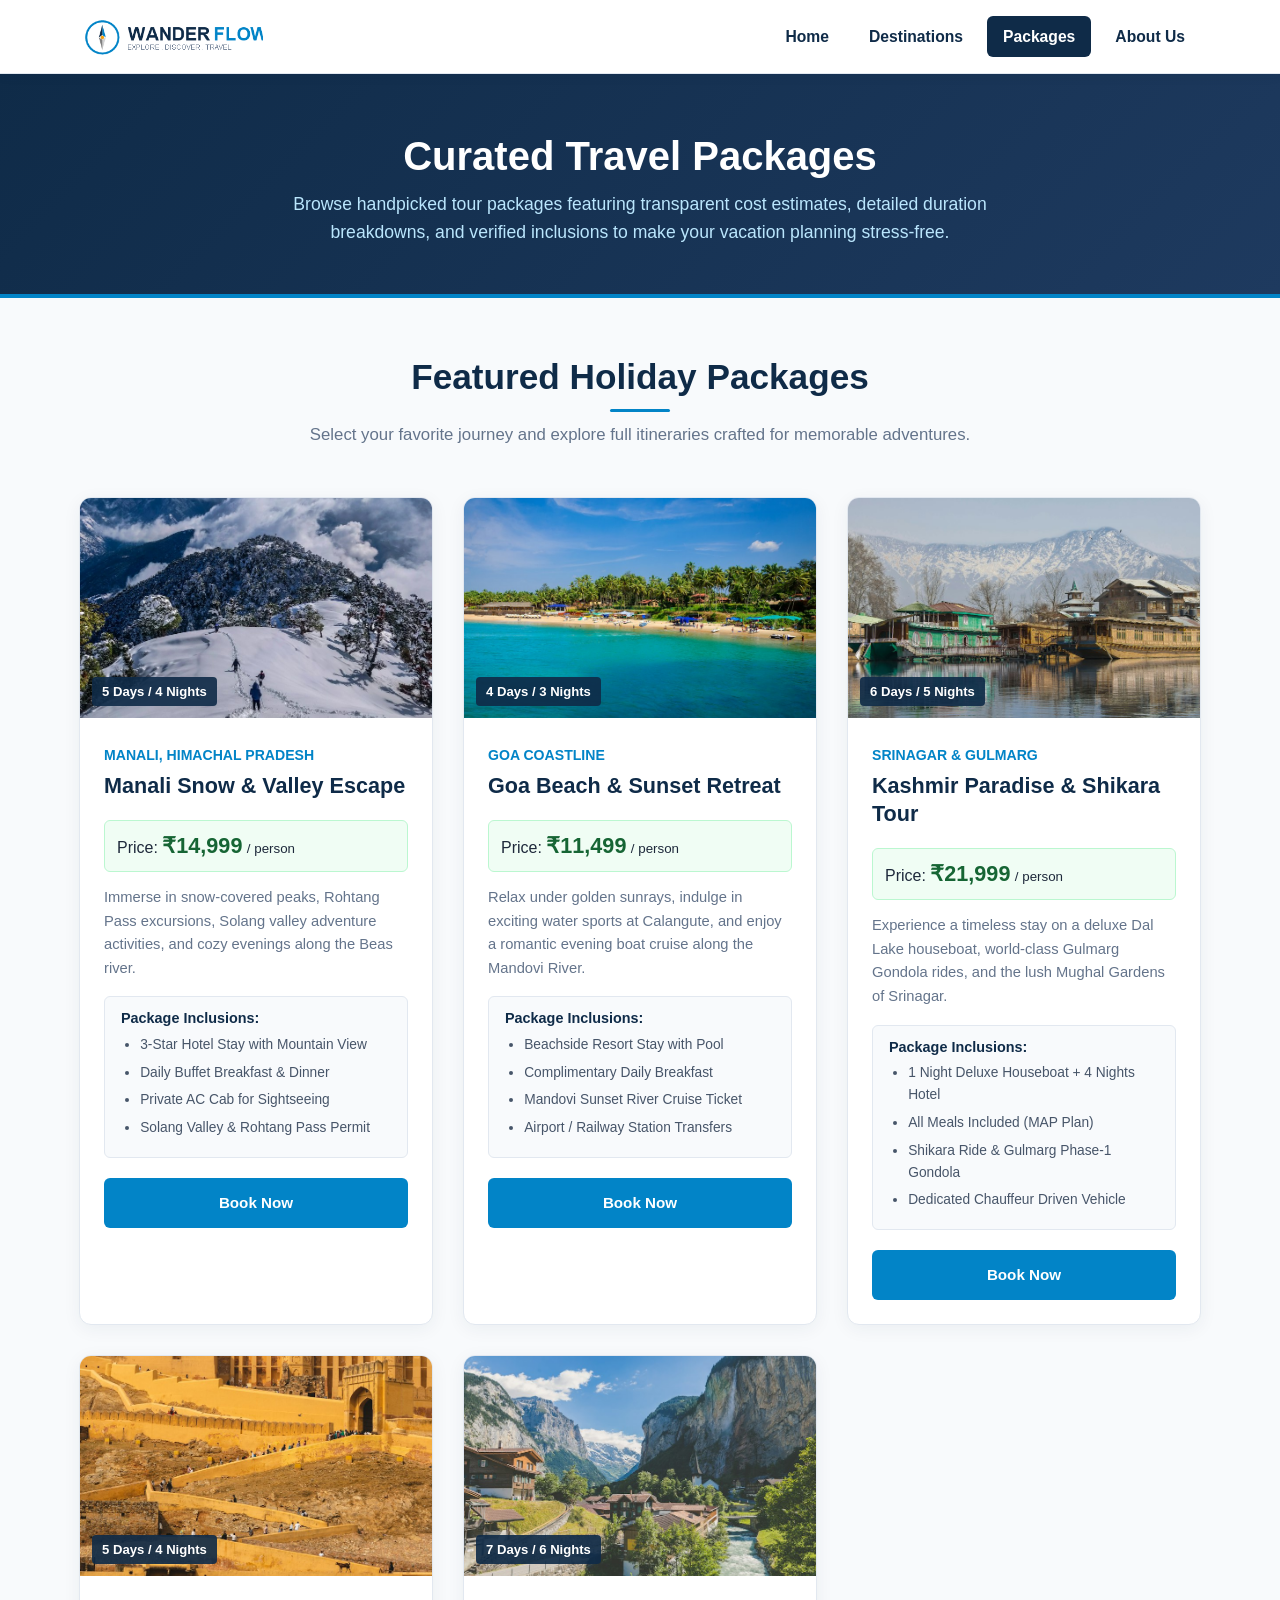
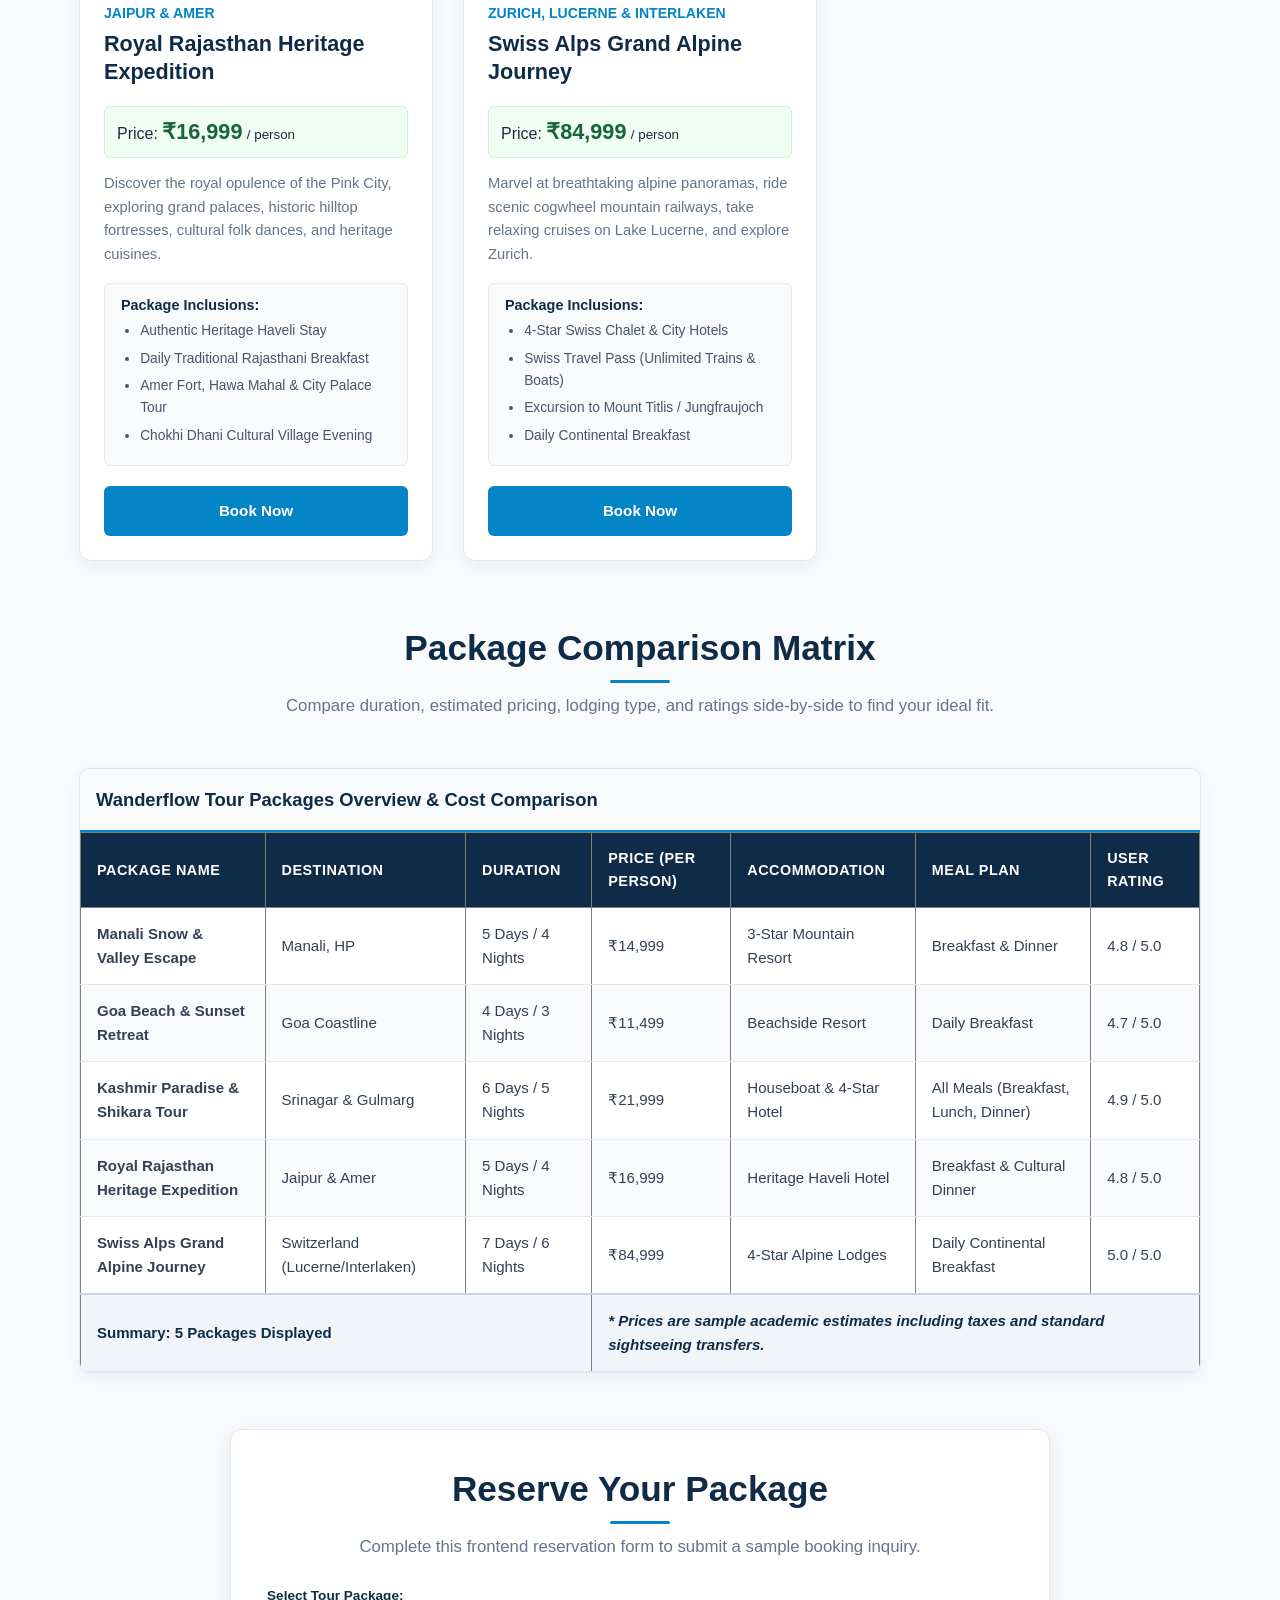
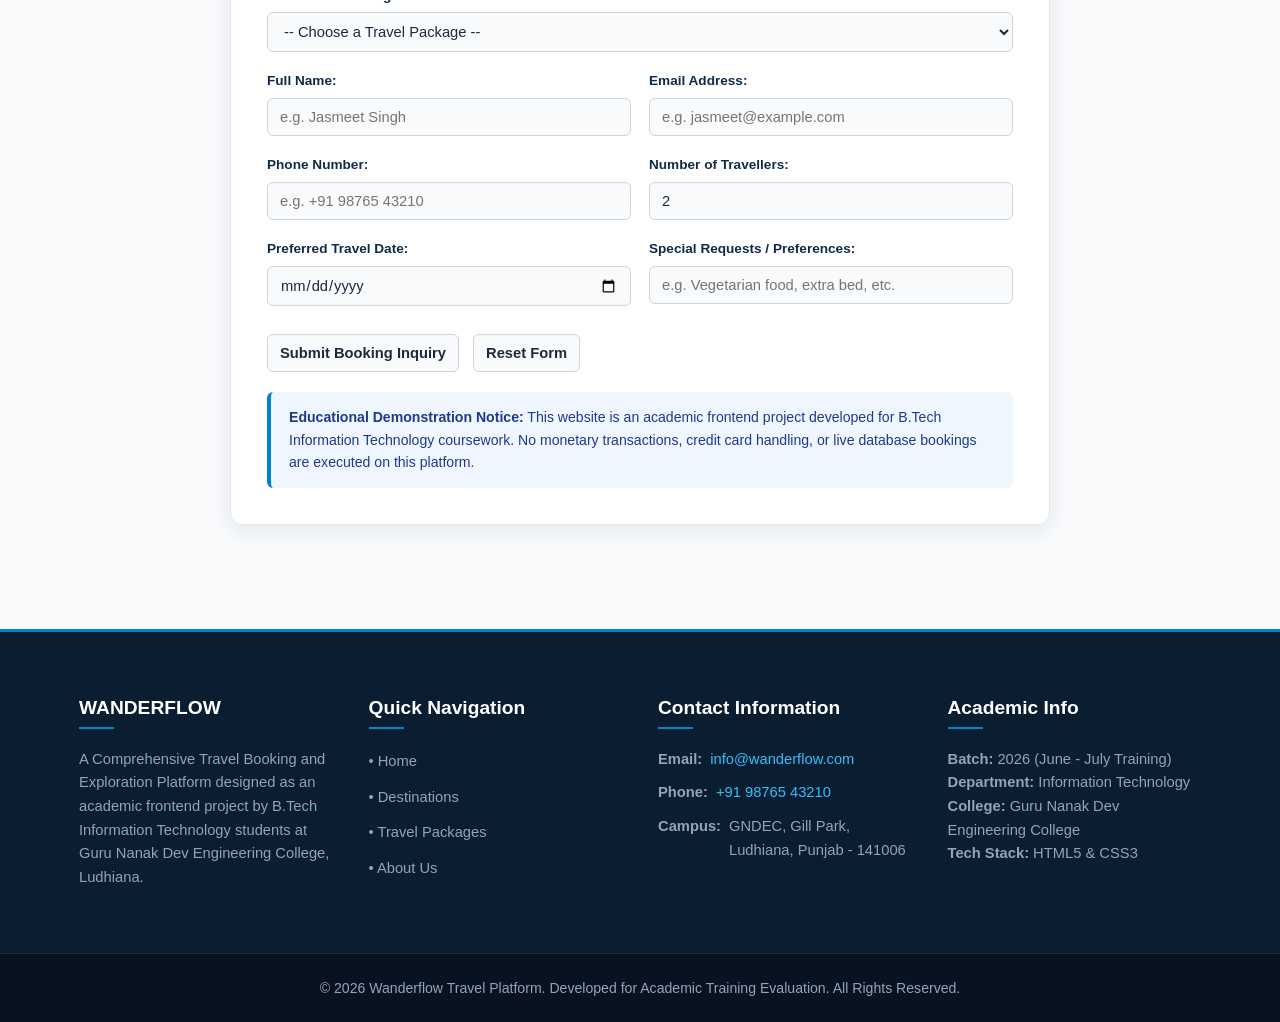
<file: Wanderflow/packages.html>
<!DOCTYPE html>
<html lang="en">
<head>
    <!-- Document Meta Information -->
    <meta charset="UTF-8">
    <meta name="viewport" content="width=device-width, initial-scale=1.0">
    <title>Travel Packages - Wanderflow Travel Platform</title>
    
    <!-- External CSS Stylesheet -->
    <link rel="stylesheet" href="style.css">
</head>
<body>

    <!-- ====================================================================
         HEADER & NAVIGATION BAR
         ==================================================================== -->
    <header>
        <div class="container">
            <nav class="navbar">
                <!-- Website Logo -->
                <a href="index.html" class="logo-container">
                    <img src="images/logo.png" alt="Wanderflow Logo" class="logo-img" width="180" height="45">
                </a>

                <!-- Navigation Hyperlinks -->
                <ul class="nav-links">
                    <li><a href="index.html">Home</a></li>
                    <li><a href="destinations.html">Destinations</a></li>
                    <li><a href="packages.html" class="active">Packages</a></li>
                    <li><a href="about.html">About Us</a></li>
                </ul>
            </nav>
        </div>
    </header>

    <!-- ====================================================================
         PAGE BANNER
         ==================================================================== -->
    <section class="page-banner">
        <div class="container">
            <h1>Curated Travel Packages</h1>
            <p>
                Browse handpicked tour packages featuring transparent cost estimates, detailed duration breakdowns, 
                and verified inclusions to make your vacation planning stress-free.
            </p>
        </div>
    </section>

    <!-- ====================================================================
         TRAVEL PACKAGES GRID SECTION
         ==================================================================== -->
    <main class="section-padding">
        <div class="container">
            
            <div class="section-header">
                <h2 class="section-title">Featured Holiday Packages</h2>
                <p class="section-subtitle">
                    Select your favorite journey and explore full itineraries crafted for memorable adventures.
                </p>
            </div>

            <div class="packages-grid">

                <!-- Package 1: Manali -->
                <article class="package-card" id="pkg-manali">
                    <div class="package-img-wrap">
                        <img src="images/manali.jpg" alt="Snow and pine trees in Manali" width="400" height="220">
                        <span class="package-duration-badge">5 Days / 4 Nights</span>
                    </div>
                    <div class="package-body">
                        <div class="package-header">
                            <span class="package-destination">Manali, Himachal Pradesh</span>
                            <h3 class="package-title">Manali Snow &amp; Valley Escape</h3>
                        </div>
                        <div class="package-price-box">
                            Price: <mark>&#8377;14,999</mark> <small>/ person</small>
                        </div>
                        <p class="package-desc">
                            Immerse in snow-covered peaks, Rohtang Pass excursions, Solang valley adventure activities, 
                            and cozy evenings along the Beas river.
                        </p>
                        <div class="package-inclusions">
                            <h4>Package Inclusions:</h4>
                            <ul>
                                <li>3-Star Hotel Stay with Mountain View</li>
                                <li>Daily Buffet Breakfast &amp; Dinner</li>
                                <li>Private AC Cab for Sightseeing</li>
                                <li>Solang Valley &amp; Rohtang Pass Permit</li>
                            </ul>
                        </div>
                        <a href="#booking-form" class="btn btn-primary">Book Now</a>
                    </div>
                </article>

                <!-- Package 2: Goa -->
                <article class="package-card" id="pkg-goa">
                    <div class="package-img-wrap">
                        <img src="images/goa.jpg" alt="Sunny Goa beach with palm trees" width="400" height="220">
                        <span class="package-duration-badge">4 Days / 3 Nights</span>
                    </div>
                    <div class="package-body">
                        <div class="package-header">
                            <span class="package-destination">Goa Coastline</span>
                            <h3 class="package-title">Goa Beach &amp; Sunset Retreat</h3>
                        </div>
                        <div class="package-price-box">
                            Price: <mark>&#8377;11,499</mark> <small>/ person</small>
                        </div>
                        <p class="package-desc">
                            Relax under golden sunrays, indulge in exciting water sports at Calangute, and enjoy a romantic 
                            evening boat cruise along the Mandovi River.
                        </p>
                        <div class="package-inclusions">
                            <h4>Package Inclusions:</h4>
                            <ul>
                                <li>Beachside Resort Stay with Pool</li>
                                <li>Complimentary Daily Breakfast</li>
                                <li>Mandovi Sunset River Cruise Ticket</li>
                                <li>Airport / Railway Station Transfers</li>
                            </ul>
                        </div>
                        <a href="#booking-form" class="btn btn-primary">Book Now</a>
                    </div>
                </article>

                <!-- Package 3: Kashmir -->
                <article class="package-card" id="pkg-kashmir">
                    <div class="package-img-wrap">
                        <img src="images/kashmir.jpg" alt="Dal Lake shikara in Kashmir" width="400" height="220">
                        <span class="package-duration-badge">6 Days / 5 Nights</span>
                    </div>
                    <div class="package-body">
                        <div class="package-header">
                            <span class="package-destination">Srinagar &amp; Gulmarg</span>
                            <h3 class="package-title">Kashmir Paradise &amp; Shikara Tour</h3>
                        </div>
                        <div class="package-price-box">
                            Price: <mark>&#8377;21,999</mark> <small>/ person</small>
                        </div>
                        <p class="package-desc">
                            Experience a timeless stay on a deluxe Dal Lake houseboat, world-class Gulmarg Gondola rides, 
                            and the lush Mughal Gardens of Srinagar.
                        </p>
                        <div class="package-inclusions">
                            <h4>Package Inclusions:</h4>
                            <ul>
                                <li>1 Night Deluxe Houseboat + 4 Nights Hotel</li>
                                <li>All Meals Included (MAP Plan)</li>
                                <li>Shikara Ride &amp; Gulmarg Phase-1 Gondola</li>
                                <li>Dedicated Chauffeur Driven Vehicle</li>
                            </ul>
                        </div>
                        <a href="#booking-form" class="btn btn-primary">Book Now</a>
                    </div>
                </article>

                <!-- Package 4: Jaipur -->
                <article class="package-card" id="pkg-jaipur">
                    <div class="package-img-wrap">
                        <img src="images/jaipur.jpg" alt="Amer Fort architecture in Jaipur" width="400" height="220">
                        <span class="package-duration-badge">5 Days / 4 Nights</span>
                    </div>
                    <div class="package-body">
                        <div class="package-header">
                            <span class="package-destination">Jaipur &amp; Amer</span>
                            <h3 class="package-title">Royal Rajasthan Heritage Expedition</h3>
                        </div>
                        <div class="package-price-box">
                            Price: <mark>&#8377;16,999</mark> <small>/ person</small>
                        </div>
                        <p class="package-desc">
                            Discover the royal opulence of the Pink City, exploring grand palaces, historic hilltop fortresses, 
                            cultural folk dances, and heritage cuisines.
                        </p>
                        <div class="package-inclusions">
                            <h4>Package Inclusions:</h4>
                            <ul>
                                <li>Authentic Heritage Haveli Stay</li>
                                <li>Daily Traditional Rajasthani Breakfast</li>
                                <li>Amer Fort, Hawa Mahal &amp; City Palace Tour</li>
                                <li>Chokhi Dhani Cultural Village Evening</li>
                            </ul>
                        </div>
                        <a href="#booking-form" class="btn btn-primary">Book Now</a>
                    </div>
                </article>

                <!-- Package 5: Switzerland -->
                <article class="package-card" id="pkg-swiss">
                    <div class="package-img-wrap">
                        <img src="images/switzerland.jpg" alt="Swiss Alps valley and snow mountains" width="400" height="220">
                        <span class="package-duration-badge">7 Days / 6 Nights</span>
                    </div>
                    <div class="package-body">
                        <div class="package-header">
                            <span class="package-destination">Zurich, Lucerne &amp; Interlaken</span>
                            <h3 class="package-title">Swiss Alps Grand Alpine Journey</h3>
                        </div>
                        <div class="package-price-box">
                            Price: <mark>&#8377;84,999</mark> <small>/ person</small>
                        </div>
                        <p class="package-desc">
                            Marvel at breathtaking alpine panoramas, ride scenic cogwheel mountain railways, take relaxing cruises 
                            on Lake Lucerne, and explore Zurich.
                        </p>
                        <div class="package-inclusions">
                            <h4>Package Inclusions:</h4>
                            <ul>
                                <li>4-Star Swiss Chalet &amp; City Hotels</li>
                                <li>Swiss Travel Pass (Unlimited Trains &amp; Boats)</li>
                                <li>Excursion to Mount Titlis / Jungfraujoch</li>
                                <li>Daily Continental Breakfast</li>
                            </ul>
                        </div>
                        <a href="#booking-form" class="btn btn-primary">Book Now</a>
                    </div>
                </article>

            </div>

            <!-- ================================================================
                 PACKAGE COMPARISON TABLE (HTML TABLES SYLLABUS INTEGRATION)
                 ================================================================ -->
            <section class="table-section">
                <div class="section-header">
                    <h2 class="section-title">Package Comparison Matrix</h2>
                    <p class="section-subtitle">
                        Compare duration, estimated pricing, lodging type, and ratings side-by-side to find your ideal fit.
                    </p>
                </div>

                <div class="table-responsive">
                    <table class="custom-table" border="1" cellpadding="12" cellspacing="0">
                        <caption>Wanderflow Tour Packages Overview &amp; Cost Comparison</caption>
                        
                        <!-- Table Header -->
                        <thead>
                            <tr>
                                <th>Package Name</th>
                                <th>Destination</th>
                                <th>Duration</th>
                                <th>Price (Per Person)</th>
                                <th>Accommodation</th>
                                <th>Meal Plan</th>
                                <th>User Rating</th>
                            </tr>
                        </thead>

                        <!-- Table Body -->
                        <tbody>
                            <tr>
                                <td><b>Manali Snow &amp; Valley Escape</b></td>
                                <td>Manali, HP</td>
                                <td>5 Days / 4 Nights</td>
                                <td>&#8377;14,999</td>
                                <td>3-Star Mountain Resort</td>
                                <td>Breakfast &amp; Dinner</td>
                                <td>4.8 / 5.0</td>
                            </tr>
                            <tr>
                                <td><b>Goa Beach &amp; Sunset Retreat</b></td>
                                <td>Goa Coastline</td>
                                <td>4 Days / 3 Nights</td>
                                <td>&#8377;11,499</td>
                                <td>Beachside Resort</td>
                                <td>Daily Breakfast</td>
                                <td>4.7 / 5.0</td>
                            </tr>
                            <tr>
                                <td><b>Kashmir Paradise &amp; Shikara Tour</b></td>
                                <td>Srinagar &amp; Gulmarg</td>
                                <td>6 Days / 5 Nights</td>
                                <td>&#8377;21,999</td>
                                <td>Houseboat &amp; 4-Star Hotel</td>
                                <td>All Meals (Breakfast, Lunch, Dinner)</td>
                                <td>4.9 / 5.0</td>
                            </tr>
                            <tr>
                                <td><b>Royal Rajasthan Heritage Expedition</b></td>
                                <td>Jaipur &amp; Amer</td>
                                <td>5 Days / 4 Nights</td>
                                <td>&#8377;16,999</td>
                                <td>Heritage Haveli Hotel</td>
                                <td>Breakfast &amp; Cultural Dinner</td>
                                <td>4.8 / 5.0</td>
                            </tr>
                            <tr>
                                <td><b>Swiss Alps Grand Alpine Journey</b></td>
                                <td>Switzerland (Lucerne/Interlaken)</td>
                                <td>7 Days / 6 Nights</td>
                                <td>&#8377;84,999</td>
                                <td>4-Star Alpine Lodges</td>
                                <td>Daily Continental Breakfast</td>
                                <td>5.0 / 5.0</td>
                            </tr>
                        </tbody>

                        <!-- Table Footer -->
                        <tfoot>
                            <tr>
                                <td colspan="3"><b>Summary: 5 Packages Displayed</b></td>
                                <td colspan="4"><i>* Prices are sample academic estimates including taxes and standard sightseeing transfers.</i></td>
                            </tr>
                        </tfoot>
                    </table>
                </div>
            </section>

            <!-- ================================================================
                 FRONTEND BOOKING INQUIRY FORM
                 ================================================================ -->
            <section class="booking-form-box" id="booking-form">
                <div class="section-header" style="margin-bottom: 1.5rem;">
                    <h2 class="section-title">Reserve Your Package</h2>
                    <p class="section-subtitle">
                        Complete this frontend reservation form to submit a sample booking inquiry.
                    </p>
                </div>

                <!-- Form (POST method demonstration) -->
                <form action="#booking-form" method="post">
                    <div class="booking-form-grid">
                        
                        <!-- Select Package -->
                        <div class="form-group form-full-width">
                            <label for="select-pkg">Select Tour Package:</label>
                            <select id="select-pkg" name="selected_package" required>
                                <option value="">-- Choose a Travel Package --</option>
                                <option value="manali">Manali Snow &amp; Valley Escape (&#8377;14,999)</option>
                                <option value="goa">Goa Beach &amp; Sunset Retreat (&#8377;11,499)</option>
                                <option value="kashmir">Kashmir Paradise &amp; Shikara Tour (&#8377;21,999)</option>
                                <option value="jaipur">Royal Rajasthan Heritage Expedition (&#8377;16,999)</option>
                                <option value="swiss">Swiss Alps Grand Alpine Journey (&#8377;84,999)</option>
                            </select>
                        </div>

                        <!-- Full Name -->
                        <div class="form-group">
                            <label for="user-name">Full Name:</label>
                            <input type="text" id="user-name" name="fullname" placeholder="e.g. Jasmeet Singh" required>
                        </div>

                        <!-- Email Address -->
                        <div class="form-group">
                            <label for="user-email">Email Address:</label>
                            <input type="email" id="user-email" name="email" placeholder="e.g. jasmeet@example.com" required>
                        </div>

                        <!-- Phone Number -->
                        <div class="form-group">
                            <label for="user-phone">Phone Number:</label>
                            <input type="tel" id="user-phone" name="phone" placeholder="e.g. +91 98765 43210" required>
                        </div>

                        <!-- Number of Travellers -->
                        <div class="form-group">
                            <label for="user-travellers">Number of Travellers:</label>
                            <input type="number" id="user-travellers" name="travellers" min="1" max="25" value="2" required>
                        </div>

                        <!-- Departure Date -->
                        <div class="form-group">
                            <label for="user-date">Preferred Travel Date:</label>
                            <input type="date" id="user-date" name="travel_date" required>
                        </div>

                        <!-- Special Request -->
                        <div class="form-group">
                            <label for="user-notes">Special Requests / Preferences:</label>
                            <input type="text" id="user-notes" name="special_notes" placeholder="e.g. Vegetarian food, extra bed, etc.">
                        </div>

                        <!-- Action Buttons -->
                        <div class="form-group form-full-width">
                            <div class="form-actions">
                                <input type="submit" value="Submit Booking Inquiry" class="btn btn-primary">
                                <input type="reset" value="Reset Form" class="btn btn-navy">
                            </div>
                        </div>

                    </div>
                </form>

                <!-- Academic Limitation Alert -->
                <div class="alert-notice">
                    <b>Educational Demonstration Notice:</b> This website is an academic frontend project developed for 
                    B.Tech Information Technology coursework. No monetary transactions, credit card handling, or live 
                    database bookings are executed on this platform.
                </div>
            </section>

        </div>
    </main>

    <!-- ====================================================================
         FOOTER
         ==================================================================== -->
    <footer>
        <div class="container">
            <div class="footer-grid">
                
                <!-- Col 1: Brand Info -->
                <div class="footer-col">
                    <h3>WANDERFLOW</h3>
                    <p>
                        A Comprehensive Travel Booking and Exploration Platform designed as an academic frontend project 
                        by B.Tech Information Technology students at Guru Nanak Dev Engineering College, Ludhiana.
                    </p>
                </div>

                <!-- Col 2: Quick Links -->
                <div class="footer-col">
                    <h3>Quick Navigation</h3>
                    <ul class="footer-links">
                        <li><a href="index.html">&bull; Home</a></li>
                        <li><a href="destinations.html">&bull; Destinations</a></li>
                        <li><a href="packages.html">&bull; Travel Packages</a></li>
                        <li><a href="about.html">&bull; About Us</a></li>
                    </ul>
                </div>

                <!-- Col 3: Contact Info -->
                <div class="footer-col">
                    <h3>Contact Information</h3>
                    <div class="footer-contact-item">
                        <span><b>Email:</b></span>
                        <a href="mailto:info@wanderflow.com">info@wanderflow.com</a>
                    </div>
                    <div class="footer-contact-item">
                        <span><b>Phone:</b></span>
                        <a href="tel:+919876543210">+91 98765 43210</a>
                    </div>
                    <div class="footer-contact-item">
                        <span><b>Campus:</b></span>
                        <span>GNDEC, Gill Park, Ludhiana, Punjab - 141006</span>
                    </div>
                </div>

                <!-- Col 4: Project Info -->
                <div class="footer-col">
                    <h3>Academic Info</h3>
                    <p>
                        <b>Batch:</b> 2026 (June - July Training)<br>
                        <b>Department:</b> Information Technology<br>
                        <b>College:</b> Guru Nanak Dev Engineering College<br>
                        <b>Tech Stack:</b> HTML5 &amp; CSS3
                    </p>
                </div>

            </div>
        </div>

        <div class="footer-bottom">
            <div class="container">
                <p>&copy; 2026 Wanderflow Travel Platform. Developed for Academic Training Evaluation. All Rights Reserved.</p>
            </div>
        </div>
    </footer>

</body>
</html>
</file>
<file: style.css>
/* ==========================================================================
   WANDERFLOW - TRAVEL BOOKING AND EXPLORATION PLATFORM
   Academic Training Project | Department of Information Technology
   Guru Nanak Dev Engineering College, Ludhiana (June - July 2026)
   Technologies: Pure HTML5 & CSS3 (No JavaScript / No External Frameworks)
   ========================================================================== */

/* --------------------------------------------------------------------------
   1. GLOBAL RESET & BASE STYLES
   -------------------------------------------------------------------------- */
* {
    margin: 0;
    padding: 0;
    box-sizing: border-box;
}

html {
    scroll-behavior: smooth;
}

body {
    font-family: 'Segoe UI', Tahoma, Geneva, Verdana, sans-serif;
    color: #1e293b;
    background-color: #f8fafc;
    line-height: 1.6;
    font-size: 16px;
}

/* Typography Helpers */
h1, h2, h3, h4, h5, h6 {
    color: #0f2b48;
    margin-bottom: 0.5rem;
    font-weight: 700;
    line-height: 1.3;
}

p {
    margin-bottom: 1rem;
    color: #475569;
}

a {
    color: #0284c7;
    text-decoration: none;
    transition: color 0.25s ease, background-color 0.25s ease;
}

a:hover {
    color: #0369a1;
}

img {
    max-width: 100%;
    height: auto;
    display: block;
}

ul, ol {
    margin-left: 1.5rem;
    margin-bottom: 1rem;
    color: #475569;
}

li {
    margin-bottom: 0.35rem;
}

hr {
    border: 0;
    height: 1px;
    background-color: #e2e8f0;
    margin: 2.5rem 0;
}

/* Container */
.container {
    width: 90%;
    max-width: 1200px;
    margin: 0 auto;
    padding: 0 15px;
}

/* --------------------------------------------------------------------------
   2. HEADER & NAVIGATION BAR
   -------------------------------------------------------------------------- */
header {
    background-color: #ffffff;
    box-shadow: 0 2px 10px rgba(15, 43, 72, 0.08);
    position: sticky;
    top: 0;
    z-index: 1000;
    border-bottom: 1px solid #e2e8f0;
}

.navbar {
    display: flex;
    justify-content: space-between;
    align-items: center;
    padding: 0.85rem 0;
}

.logo-container {
    display: flex;
    align-items: center;
    gap: 12px;
}

.logo-img {
    height: 46px;
    width: auto;
    object-fit: contain;
}

.nav-links {
    display: flex;
    list-style: none;
    margin: 0;
    padding: 0;
    gap: 8px;
    align-items: center;
}

.nav-links li {
    margin: 0;
}

.nav-links a {
    color: #0f2b48;
    font-weight: 600;
    font-size: 0.98rem;
    padding: 8px 16px;
    border-radius: 6px;
    display: inline-block;
    transition: all 0.25s ease;
}

.nav-links a:hover {
    color: #0284c7;
    background-color: #f0f9ff;
}

.nav-links a.active {
    color: #ffffff;
    background-color: #0f2b48;
}

/* --------------------------------------------------------------------------
   3. HERO SECTION (HOME PAGE)
   -------------------------------------------------------------------------- */
.hero-section {
    background: linear-gradient(rgba(15, 43, 72, 0.78), rgba(15, 43, 72, 0.88)), 
                url('images/hero.jpg') center/cover no-repeat;
    color: #ffffff;
    padding: 5.5rem 0 4.5rem;
    text-align: center;
}

.hero-content {
    max-width: 820px;
    margin: 0 auto;
}

.hero-badge {
    display: inline-block;
    background-color: rgba(2, 132, 199, 0.3);
    border: 1px solid #38bdf8;
    color: #e0f2fe;
    padding: 6px 16px;
    border-radius: 20px;
    font-size: 0.88rem;
    font-weight: 600;
    letter-spacing: 0.5px;
    margin-bottom: 1.25rem;
    text-transform: uppercase;
}

.hero-title {
    font-size: 2.85rem;
    color: #ffffff;
    margin-bottom: 1rem;
    letter-spacing: -0.5px;
}

.hero-tagline {
    font-size: 1.35rem;
    color: #bae6fd;
    font-weight: 500;
    margin-bottom: 1.2rem;
    font-style: italic;
}

.hero-description {
    font-size: 1.1rem;
    color: #e2e8f0;
    margin-bottom: 2rem;
    line-height: 1.7;
}

.hero-buttons {
    display: flex;
    justify-content: center;
    gap: 15px;
    flex-wrap: wrap;
}

/* --------------------------------------------------------------------------
   4. BUTTON STYLES
   -------------------------------------------------------------------------- */
.btn {
    display: inline-block;
    font-weight: 600;
    font-size: 0.95rem;
    padding: 11px 24px;
    border-radius: 6px;
    cursor: pointer;
    border: 2px solid transparent;
    text-align: center;
    transition: all 0.25s ease;
}

.btn-primary {
    background-color: #0284c7;
    color: #ffffff;
}

.btn-primary:hover {
    background-color: #0369a1;
    color: #ffffff;
    transform: translateY(-2px);
    box-shadow: 0 4px 12px rgba(2, 132, 199, 0.35);
}

.btn-secondary {
    background-color: transparent;
    color: #ffffff;
    border-color: #ffffff;
}

.btn-secondary:hover {
    background-color: #ffffff;
    color: #0f2b48;
    transform: translateY(-2px);
}

.btn-navy {
    background-color: #0f2b48;
    color: #ffffff;
}

.btn-navy:hover {
    background-color: #1e3a5f;
    color: #ffffff;
}

.btn-sm {
    padding: 8px 16px;
    font-size: 0.88rem;
}

/* --------------------------------------------------------------------------
   5. TRAVEL SEARCH SECTION (HOME PAGE)
   -------------------------------------------------------------------------- */
.search-section {
    margin-top: -38px;
    position: relative;
    z-index: 10;
    margin-bottom: 4rem;
}

.search-box {
    background-color: #ffffff;
    padding: 28px;
    border-radius: 12px;
    box-shadow: 0 10px 30px rgba(15, 43, 72, 0.12);
    border: 1px solid #e2e8f0;
}

.search-box-title {
    font-size: 1.25rem;
    color: #0f2b48;
    margin-bottom: 1.25rem;
    text-align: left;
    border-left: 4px solid #0284c7;
    padding-left: 10px;
}

.search-form {
    display: flex;
    flex-wrap: wrap;
    gap: 15px;
    align-items: flex-end;
}

.form-group {
    flex: 1 1 200px;
    display: flex;
    flex-direction: column;
}

.form-group label {
    font-size: 0.85rem;
    font-weight: 600;
    color: #0f2b48;
    margin-bottom: 6px;
}

.form-group input,
.form-group select {
    padding: 10px 12px;
    border: 1px solid #cbd5e1;
    border-radius: 6px;
    font-size: 0.92rem;
    font-family: inherit;
    color: #1e293b;
    background-color: #f8fafc;
    transition: border-color 0.2s ease, box-shadow 0.2s ease;
}

.form-group input:focus,
.form-group select:focus {
    outline: none;
    border-color: #0284c7;
    background-color: #ffffff;
    box-shadow: 0 0 0 3px rgba(2, 132, 199, 0.15);
}

.search-btn-container {
    flex: 1 1 160px;
}

.search-btn-container .btn {
    width: 100%;
    padding: 11px 16px;
}

.search-demo-note {
    margin-top: 12px;
    margin-bottom: 0;
    font-size: 0.82rem;
    color: #64748b;
    text-align: left;
}

/* --------------------------------------------------------------------------
   6. SECTION HEADINGS & INTRO
   -------------------------------------------------------------------------- */
.section-padding {
    padding: 3.5rem 0;
}

.section-header {
    text-align: center;
    max-width: 720px;
    margin: 0 auto 3rem;
}

.section-title {
    font-size: 2.2rem;
    color: #0f2b48;
    position: relative;
    padding-bottom: 12px;
    margin-bottom: 10px;
}

.section-title::after {
    content: '';
    position: absolute;
    bottom: 0;
    left: 50%;
    transform: translateX(-50%);
    width: 60px;
    height: 3px;
    background-color: #0284c7;
    border-radius: 2px;
}

.section-subtitle {
    font-size: 1.05rem;
    color: #64748b;
}

/* --------------------------------------------------------------------------
   7. POPULAR DESTINATIONS GRID & CARDS
   -------------------------------------------------------------------------- */
.destinations-grid {
    display: grid;
    grid-template-columns: repeat(auto-fill, minmax(330px, 1fr));
    gap: 28px;
}

.destination-card {
    background-color: #ffffff;
    border-radius: 10px;
    overflow: hidden;
    border: 1px solid #e2e8f0;
    box-shadow: 0 4px 15px rgba(15, 43, 72, 0.05);
    transition: transform 0.3s ease, box-shadow 0.3s ease;
    display: flex;
    flex-direction: column;
}

.destination-card:hover {
    transform: translateY(-6px);
    box-shadow: 0 12px 25px rgba(15, 43, 72, 0.12);
}

.card-img-wrapper {
    position: relative;
    height: 220px;
    overflow: hidden;
}

.card-img-wrapper img {
    width: 100%;
    height: 100%;
    object-fit: cover;
    transition: transform 0.4s ease;
}

.destination-card:hover .card-img-wrapper img {
    transform: scale(1.05);
}

.card-badge {
    position: absolute;
    top: 14px;
    right: 14px;
    background-color: rgba(15, 43, 72, 0.85);
    color: #ffffff;
    padding: 4px 12px;
    border-radius: 20px;
    font-size: 0.78rem;
    font-weight: 600;
    letter-spacing: 0.5px;
}

.card-content {
    padding: 22px;
    display: flex;
    flex-direction: column;
    flex-grow: 1;
}

.card-title {
    font-size: 1.35rem;
    color: #0f2b48;
    margin-bottom: 8px;
}

.card-desc {
    font-size: 0.92rem;
    color: #64748b;
    margin-bottom: 18px;
    flex-grow: 1;
}

.card-footer {
    display: flex;
    justify-content: space-between;
    align-items: center;
    border-top: 1px solid #f1f5f9;
    padding-top: 14px;
    margin-top: auto;
}

.card-explore-link {
    font-weight: 600;
    font-size: 0.92rem;
    color: #0284c7;
    display: inline-flex;
    align-items: center;
    gap: 4px;
}

.card-explore-link:hover {
    color: #0369a1;
    text-decoration: underline;
}

/* --------------------------------------------------------------------------
   8. WHY CHOOSE WANDERFLOW (FEATURES)
   -------------------------------------------------------------------------- */
.features-section {
    background-color: #f1f5f9;
    padding: 4.5rem 0;
}

.features-grid {
    display: grid;
    grid-template-columns: repeat(auto-fit, minmax(240px, 1fr));
    gap: 24px;
}

.feature-box {
    background-color: #ffffff;
    padding: 30px 24px;
    border-radius: 10px;
    text-align: center;
    border: 1px solid #e2e8f0;
    box-shadow: 0 4px 12px rgba(15, 43, 72, 0.04);
    transition: transform 0.25s ease;
}

.feature-box:hover {
    transform: translateY(-4px);
}

.feature-number {
    display: inline-flex;
    align-items: center;
    justify-content: center;
    width: 48px;
    height: 48px;
    background-color: #e0f2fe;
    color: #0284c7;
    border-radius: 50%;
    font-size: 1.25rem;
    font-weight: 700;
    margin-bottom: 16px;
}

.feature-title {
    font-size: 1.18rem;
    margin-bottom: 10px;
    color: #0f2b48;
}

.feature-desc {
    font-size: 0.9rem;
    color: #64748b;
    margin-bottom: 0;
    line-height: 1.6;
}

/* --------------------------------------------------------------------------
   9. CTA BANNER
   -------------------------------------------------------------------------- */
.cta-banner {
    background-color: #0f2b48;
    color: #ffffff;
    padding: 3.5rem 0;
    text-align: center;
}

.cta-banner h2 {
    color: #ffffff;
    font-size: 2rem;
    margin-bottom: 0.8rem;
}

.cta-banner p {
    color: #cbd5e1;
    font-size: 1.05rem;
    max-width: 600px;
    margin: 0 auto 1.8rem;
}

/* --------------------------------------------------------------------------
   10. PAGE HEADER (INNER PAGES: DESTINATIONS, PACKAGES, ABOUT)
   -------------------------------------------------------------------------- */
.page-banner {
    background: linear-gradient(135deg, #0f2b48 0%, #1e3a5f 100%);
    color: #ffffff;
    padding: 3.5rem 0 3rem;
    text-align: center;
    border-bottom: 4px solid #0284c7;
}

.page-banner h1 {
    color: #ffffff;
    font-size: 2.5rem;
    margin-bottom: 0.5rem;
}

.page-banner p {
    color: #bae6fd;
    font-size: 1.1rem;
    max-width: 700px;
    margin: 0 auto;
}

/* --------------------------------------------------------------------------
   11. DESTINATIONS PAGE SPECIFIC STYLES
   -------------------------------------------------------------------------- */
.destination-detail-card {
    background-color: #ffffff;
    border-radius: 12px;
    border: 1px solid #e2e8f0;
    box-shadow: 0 4px 20px rgba(15, 43, 72, 0.06);
    margin-bottom: 2.8rem;
    overflow: hidden;
}

.destination-detail-row {
    display: flex;
    flex-wrap: wrap;
}

.destination-detail-img {
    flex: 1 1 420px;
    min-height: 320px;
    position: relative;
}

.destination-detail-img img {
    width: 100%;
    height: 100%;
    object-fit: cover;
}

.destination-detail-body {
    flex: 1 1 450px;
    padding: 32px;
}

.dest-badge {
    display: inline-block;
    background-color: #e0f2fe;
    color: #0369a1;
    padding: 4px 12px;
    border-radius: 4px;
    font-size: 0.82rem;
    font-weight: 600;
    text-transform: uppercase;
    margin-bottom: 10px;
}

.dest-location {
    color: #64748b;
    font-size: 0.95rem;
    margin-bottom: 12px;
}

.dest-features-grid {
    display: grid;
    grid-template-columns: 1fr 1fr;
    gap: 20px;
    margin: 18px 0;
    padding: 16px;
    background-color: #f8fafc;
    border-radius: 8px;
    border: 1px solid #e2e8f0;
}

.dest-features-grid h4 {
    font-size: 0.95rem;
    color: #0f2b48;
    margin-bottom: 8px;
}

.dest-features-grid ul,
.dest-features-grid ol {
    margin-left: 1.2rem;
    margin-bottom: 0;
    font-size: 0.88rem;
}

.dest-best-time {
    background-color: #fdfbf7;
    border-left: 4px solid #f59e0b;
    padding: 10px 14px;
    border-radius: 4px;
    font-size: 0.9rem;
    margin-bottom: 1.2rem;
}

/* --------------------------------------------------------------------------
   12. PACKAGES PAGE SPECIFIC STYLES
   -------------------------------------------------------------------------- */
.packages-grid {
    display: grid;
    grid-template-columns: repeat(auto-fit, minmax(340px, 1fr));
    gap: 30px;
    margin-bottom: 4rem;
}

.package-card {
    background-color: #ffffff;
    border-radius: 12px;
    border: 1px solid #e2e8f0;
    box-shadow: 0 4px 18px rgba(15, 43, 72, 0.06);
    overflow: hidden;
    display: flex;
    flex-direction: column;
    transition: transform 0.3s ease, box-shadow 0.3s ease;
}

.package-card:hover {
    transform: translateY(-5px);
    box-shadow: 0 10px 24px rgba(15, 43, 72, 0.12);
}

.package-img-wrap {
    position: relative;
    height: 220px;
}

.package-img-wrap img {
    width: 100%;
    height: 100%;
    object-fit: cover;
}

.package-duration-badge {
    position: absolute;
    bottom: 12px;
    left: 12px;
    background-color: rgba(15, 43, 72, 0.9);
    color: #ffffff;
    padding: 4px 10px;
    border-radius: 4px;
    font-size: 0.82rem;
    font-weight: 600;
}

.package-body {
    padding: 24px;
    display: flex;
    flex-direction: column;
    flex-grow: 1;
}

.package-header {
    margin-bottom: 12px;
}

.package-destination {
    font-size: 0.88rem;
    color: #0284c7;
    font-weight: 600;
    text-transform: uppercase;
}

.package-title {
    font-size: 1.35rem;
    margin-top: 4px;
    margin-bottom: 8px;
}

.package-price-box {
    margin-bottom: 14px;
    padding: 8px 12px;
    background-color: #f0fdf4;
    border: 1px solid #bbf7d0;
    border-radius: 6px;
    display: inline-block;
}

.package-price-box mark {
    background: transparent;
    color: #166534;
    font-weight: 700;
    font-size: 1.35rem;
}

.package-desc {
    font-size: 0.92rem;
    color: #64748b;
    margin-bottom: 16px;
}

.package-inclusions {
    margin-bottom: 20px;
    background-color: #f8fafc;
    padding: 12px 16px;
    border-radius: 6px;
    border: 1px solid #e2e8f0;
}

.package-inclusions h4 {
    font-size: 0.9rem;
    color: #0f2b48;
    margin-bottom: 6px;
}

.package-inclusions ul {
    margin-left: 1.2rem;
    margin-bottom: 0;
    font-size: 0.86rem;
}

/* Comparison Table */
.table-section {
    margin: 3.5rem 0;
}

.table-responsive {
    overflow-x: auto;
    background-color: #ffffff;
    border-radius: 10px;
    border: 1px solid #e2e8f0;
    box-shadow: 0 4px 16px rgba(15, 43, 72, 0.05);
}

.custom-table {
    width: 100%;
    border-collapse: collapse;
    font-size: 0.94rem;
    text-align: left;
}

.custom-table caption {
    font-size: 1.15rem;
    font-weight: 700;
    color: #0f2b48;
    padding: 16px;
    text-align: left;
    background-color: #f8fafc;
    border-bottom: 2px solid #0284c7;
}

.custom-table th {
    background-color: #0f2b48;
    color: #ffffff;
    padding: 14px 16px;
    font-weight: 600;
    font-size: 0.9rem;
    text-transform: uppercase;
    letter-spacing: 0.5px;
}

.custom-table td {
    padding: 14px 16px;
    border-bottom: 1px solid #e2e8f0;
    color: #334155;
}

.custom-table tbody tr:nth-child(even) {
    background-color: #f8fafc;
}

.custom-table tbody tr:hover {
    background-color: #f0f9ff;
}

.custom-table tfoot td {
    background-color: #f1f5f9;
    font-weight: 600;
    color: #0f2b48;
    border-top: 2px solid #cbd5e1;
    padding: 14px 16px;
}

/* Package Booking Form */
.booking-form-box {
    background-color: #ffffff;
    border-radius: 12px;
    border: 1px solid #e2e8f0;
    padding: 36px;
    box-shadow: 0 6px 22px rgba(15, 43, 72, 0.08);
    max-width: 820px;
    margin: 3rem auto;
}

.booking-form-grid {
    display: grid;
    grid-template-columns: 1fr 1fr;
    gap: 18px;
}

.form-full-width {
    grid-column: span 2;
}

.form-actions {
    display: flex;
    gap: 14px;
    margin-top: 10px;
}

.alert-notice {
    background-color: #eff6ff;
    border-left: 4px solid #0284c7;
    padding: 14px 18px;
    border-radius: 6px;
    font-size: 0.88rem;
    color: #1e3a8a;
    margin-top: 20px;
}

/* --------------------------------------------------------------------------
   13. ABOUT US PAGE SPECIFIC STYLES
   -------------------------------------------------------------------------- */
.about-section {
    padding: 3.5rem 0;
}

.about-card {
    background-color: #ffffff;
    padding: 32px;
    border-radius: 10px;
    border: 1px solid #e2e8f0;
    box-shadow: 0 4px 14px rgba(15, 43, 72, 0.05);
    margin-bottom: 2.2rem;
}

.about-card h2 {
    font-size: 1.6rem;
    border-bottom: 2px solid #e2e8f0;
    padding-bottom: 10px;
    margin-bottom: 18px;
}

.quote-box {
    background-color: #fdfbf7;
    border-left: 5px solid #0284c7;
    padding: 20px 24px;
    border-radius: 0 8px 8px 0;
    margin: 1.5rem 0;
    font-style: italic;
    color: #334155;
    font-size: 1.05rem;
    line-height: 1.7;
}

.objectives-list {
    margin-left: 1.5rem;
}

.objectives-list li {
    margin-bottom: 12px;
    line-height: 1.6;
}

/* Team Grid */
.team-grid {
    display: grid;
    grid-template-columns: repeat(auto-fit, minmax(260px, 1fr));
    gap: 24px;
    margin-top: 20px;
}

.team-card {
    background-color: #f8fafc;
    border: 1px solid #e2e8f0;
    border-radius: 10px;
    padding: 24px;
    text-align: center;
    transition: transform 0.25s ease, border-color 0.25s ease;
}

.team-card:hover {
    transform: translateY(-4px);
    border-color: #0284c7;
    background-color: #ffffff;
    box-shadow: 0 8px 20px rgba(15, 43, 72, 0.08);
}

.team-avatar {
    width: 72px;
    height: 72px;
    border-radius: 50%;
    background-color: #0f2b48;
    color: #ffffff;
    display: inline-flex;
    align-items: center;
    justify-content: center;
    font-size: 1.5rem;
    font-weight: 700;
    margin-bottom: 14px;
    border: 3px solid #0284c7;
}

.team-card h3 {
    font-size: 1.25rem;
    margin-bottom: 4px;
}

.team-role {
    font-size: 0.88rem;
    color: #0284c7;
    font-weight: 600;
    margin-bottom: 8px;
}

.team-urn {
    font-size: 0.84rem;
    color: #64748b;
    background-color: #e2e8f0;
    padding: 3px 10px;
    border-radius: 12px;
    display: inline-block;
}

.tech-table {
    width: 100%;
    border-collapse: collapse;
    margin-top: 15px;
}

.tech-table th, .tech-table td {
    padding: 12px 14px;
    border: 1px solid #e2e8f0;
    text-align: left;
}

.tech-table th {
    background-color: #f1f5f9;
    color: #0f2b48;
    font-weight: 600;
}

/* --------------------------------------------------------------------------
   14. FOOTER
   -------------------------------------------------------------------------- */
footer {
    background-color: #0b1d30;
    color: #cbd5e1;
    padding-top: 4rem;
    border-top: 3px solid #0284c7;
}

.footer-grid {
    display: grid;
    grid-template-columns: repeat(auto-fit, minmax(230px, 1fr));
    gap: 36px;
    margin-bottom: 3rem;
}

.footer-col h3 {
    color: #ffffff;
    font-size: 1.2rem;
    margin-bottom: 1.2rem;
    position: relative;
    padding-bottom: 8px;
}

.footer-col h3::after {
    content: '';
    position: absolute;
    bottom: 0;
    left: 0;
    width: 35px;
    height: 2px;
    background-color: #0284c7;
}

.footer-col p {
    color: #94a3b8;
    font-size: 0.92rem;
    line-height: 1.6;
}

.footer-links {
    list-style: none;
    margin: 0;
    padding: 0;
}

.footer-links li {
    margin-bottom: 10px;
}

.footer-links a {
    color: #94a3b8;
    font-size: 0.92rem;
    display: inline-flex;
    align-items: center;
    gap: 6px;
}

.footer-links a:hover {
    color: #38bdf8;
    padding-left: 4px;
}

.footer-contact-item {
    display: flex;
    align-items: flex-start;
    gap: 8px;
    margin-bottom: 10px;
    font-size: 0.92rem;
    color: #94a3b8;
}

.footer-contact-item a {
    color: #38bdf8;
}

.footer-bottom {
    background-color: #071320;
    padding: 1.4rem 0;
    border-top: 1px solid #1e293b;
    text-align: center;
    font-size: 0.88rem;
    color: #64748b;
}

.footer-bottom p {
    margin: 0;
    color: #94a3b8;
}

/* --------------------------------------------------------------------------
   15. RESPONSIVE DESIGN (MEDIA QUERIES)
   -------------------------------------------------------------------------- */
@media (max-width: 900px) {
    .dest-features-grid {
        grid-template-columns: 1fr;
    }
    
    .booking-form-grid {
        grid-template-columns: 1fr;
    }
    
    .form-full-width {
        grid-column: span 1;
    }
}

@media (max-width: 768px) {
    .navbar {
        flex-direction: column;
        gap: 15px;
    }

    .nav-links {
        flex-wrap: wrap;
        justify-content: center;
    }

    .hero-title {
        font-size: 2.1rem;
    }

    .hero-tagline {
        font-size: 1.15rem;
    }

    .search-section {
        margin-top: 20px;
    }

    .search-form {
        flex-direction: column;
        align-items: stretch;
    }

    .destination-detail-row {
        flex-direction: column;
    }

    .destination-detail-img {
        min-height: 220px;
    }

    .destination-detail-body {
        padding: 22px;
    }

    .booking-form-box {
        padding: 22px;
    }
}
</file>
<file: Wanderflow/style.css>
/* ==========================================================================
   WANDERFLOW - TRAVEL BOOKING AND EXPLORATION PLATFORM
   Academic Training Project | Department of Information Technology
   Guru Nanak Dev Engineering College, Ludhiana (June - July 2026)
   Technologies: Pure HTML5 & CSS3 (No JavaScript / No External Frameworks)
   ========================================================================== */

/* --------------------------------------------------------------------------
   1. GLOBAL RESET & BASE STYLES
   -------------------------------------------------------------------------- */
* {
    margin: 0;
    padding: 0;
    box-sizing: border-box;
}

html {
    scroll-behavior: smooth;
}

body {
    font-family: 'Segoe UI', Tahoma, Geneva, Verdana, sans-serif;
    color: #1e293b;
    background-color: #f8fafc;
    line-height: 1.6;
    font-size: 16px;
}

/* Typography Helpers */
h1, h2, h3, h4, h5, h6 {
    color: #0f2b48;
    margin-bottom: 0.5rem;
    font-weight: 700;
    line-height: 1.3;
}

p {
    margin-bottom: 1rem;
    color: #475569;
}

a {
    color: #0284c7;
    text-decoration: none;
    transition: color 0.25s ease, background-color 0.25s ease;
}

a:hover {
    color: #0369a1;
}

img {
    max-width: 100%;
    height: auto;
    display: block;
}

ul, ol {
    margin-left: 1.5rem;
    margin-bottom: 1rem;
    color: #475569;
}

li {
    margin-bottom: 0.35rem;
}

hr {
    border: 0;
    height: 1px;
    background-color: #e2e8f0;
    margin: 2.5rem 0;
}

/* Container */
.container {
    width: 90%;
    max-width: 1200px;
    margin: 0 auto;
    padding: 0 15px;
}

/* --------------------------------------------------------------------------
   2. HEADER & NAVIGATION BAR
   -------------------------------------------------------------------------- */
header {
    background-color: #ffffff;
    box-shadow: 0 2px 10px rgba(15, 43, 72, 0.08);
    position: sticky;
    top: 0;
    z-index: 1000;
    border-bottom: 1px solid #e2e8f0;
}

.navbar {
    display: flex;
    justify-content: space-between;
    align-items: center;
    padding: 0.85rem 0;
}

.logo-container {
    display: flex;
    align-items: center;
    gap: 12px;
}

.logo-img {
    height: 46px;
    width: auto;
    object-fit: contain;
}

.nav-links {
    display: flex;
    list-style: none;
    margin: 0;
    padding: 0;
    gap: 8px;
    align-items: center;
}

.nav-links li {
    margin: 0;
}

.nav-links a {
    color: #0f2b48;
    font-weight: 600;
    font-size: 0.98rem;
    padding: 8px 16px;
    border-radius: 6px;
    display: inline-block;
    transition: all 0.25s ease;
}

.nav-links a:hover {
    color: #0284c7;
    background-color: #f0f9ff;
}

.nav-links a.active {
    color: #ffffff;
    background-color: #0f2b48;
}

/* --------------------------------------------------------------------------
   3. HERO SECTION (HOME PAGE)
   -------------------------------------------------------------------------- */
.hero-section {
    background: linear-gradient(rgba(15, 43, 72, 0.78), rgba(15, 43, 72, 0.88)), 
                url('images/hero.jpg') center/cover no-repeat;
    color: #ffffff;
    padding: 5.5rem 0 4.5rem;
    text-align: center;
}

.hero-content {
    max-width: 820px;
    margin: 0 auto;
}

.hero-badge {
    display: inline-block;
    background-color: rgba(2, 132, 199, 0.3);
    border: 1px solid #38bdf8;
    color: #e0f2fe;
    padding: 6px 16px;
    border-radius: 20px;
    font-size: 0.88rem;
    font-weight: 600;
    letter-spacing: 0.5px;
    margin-bottom: 1.25rem;
    text-transform: uppercase;
}

.hero-title {
    font-size: 2.85rem;
    color: #ffffff;
    margin-bottom: 1rem;
    letter-spacing: -0.5px;
}

.hero-tagline {
    font-size: 1.35rem;
    color: #bae6fd;
    font-weight: 500;
    margin-bottom: 1.2rem;
    font-style: italic;
}

.hero-description {
    font-size: 1.1rem;
    color: #e2e8f0;
    margin-bottom: 2rem;
    line-height: 1.7;
}

.hero-buttons {
    display: flex;
    justify-content: center;
    gap: 15px;
    flex-wrap: wrap;
}

/* --------------------------------------------------------------------------
   4. BUTTON STYLES
   -------------------------------------------------------------------------- */
.btn {
    display: inline-block;
    font-weight: 600;
    font-size: 0.95rem;
    padding: 11px 24px;
    border-radius: 6px;
    cursor: pointer;
    border: 2px solid transparent;
    text-align: center;
    transition: all 0.25s ease;
}

.btn-primary {
    background-color: #0284c7;
    color: #ffffff;
}

.btn-primary:hover {
    background-color: #0369a1;
    color: #ffffff;
    transform: translateY(-2px);
    box-shadow: 0 4px 12px rgba(2, 132, 199, 0.35);
}

.btn-secondary {
    background-color: transparent;
    color: #ffffff;
    border-color: #ffffff;
}

.btn-secondary:hover {
    background-color: #ffffff;
    color: #0f2b48;
    transform: translateY(-2px);
}

.btn-navy {
    background-color: #0f2b48;
    color: #ffffff;
}

.btn-navy:hover {
    background-color: #1e3a5f;
    color: #ffffff;
}

.btn-sm {
    padding: 8px 16px;
    font-size: 0.88rem;
}

/* --------------------------------------------------------------------------
   5. TRAVEL SEARCH SECTION (HOME PAGE)
   -------------------------------------------------------------------------- */
.search-section {
    margin-top: -38px;
    position: relative;
    z-index: 10;
    margin-bottom: 4rem;
}

.search-box {
    background-color: #ffffff;
    padding: 28px;
    border-radius: 12px;
    box-shadow: 0 10px 30px rgba(15, 43, 72, 0.12);
    border: 1px solid #e2e8f0;
}

.search-box-title {
    font-size: 1.25rem;
    color: #0f2b48;
    margin-bottom: 1.25rem;
    text-align: left;
    border-left: 4px solid #0284c7;
    padding-left: 10px;
}

.search-form {
    display: flex;
    flex-wrap: wrap;
    gap: 15px;
    align-items: flex-end;
}

.form-group {
    flex: 1 1 200px;
    display: flex;
    flex-direction: column;
}

.form-group label {
    font-size: 0.85rem;
    font-weight: 600;
    color: #0f2b48;
    margin-bottom: 6px;
}

.form-group input,
.form-group select {
    padding: 10px 12px;
    border: 1px solid #cbd5e1;
    border-radius: 6px;
    font-size: 0.92rem;
    font-family: inherit;
    color: #1e293b;
    background-color: #f8fafc;
    transition: border-color 0.2s ease, box-shadow 0.2s ease;
}

.form-group input:focus,
.form-group select:focus {
    outline: none;
    border-color: #0284c7;
    background-color: #ffffff;
    box-shadow: 0 0 0 3px rgba(2, 132, 199, 0.15);
}

.search-btn-container {
    flex: 1 1 160px;
}

.search-btn-container .btn {
    width: 100%;
    padding: 11px 16px;
}

.search-demo-note {
    margin-top: 12px;
    margin-bottom: 0;
    font-size: 0.82rem;
    color: #64748b;
    text-align: left;
}

/* --------------------------------------------------------------------------
   6. SECTION HEADINGS & INTRO
   -------------------------------------------------------------------------- */
.section-padding {
    padding: 3.5rem 0;
}

.section-header {
    text-align: center;
    max-width: 720px;
    margin: 0 auto 3rem;
}

.section-title {
    font-size: 2.2rem;
    color: #0f2b48;
    position: relative;
    padding-bottom: 12px;
    margin-bottom: 10px;
}

.section-title::after {
    content: '';
    position: absolute;
    bottom: 0;
    left: 50%;
    transform: translateX(-50%);
    width: 60px;
    height: 3px;
    background-color: #0284c7;
    border-radius: 2px;
}

.section-subtitle {
    font-size: 1.05rem;
    color: #64748b;
}

/* --------------------------------------------------------------------------
   7. POPULAR DESTINATIONS GRID & CARDS
   -------------------------------------------------------------------------- */
.destinations-grid {
    display: grid;
    grid-template-columns: repeat(auto-fill, minmax(330px, 1fr));
    gap: 28px;
}

.destination-card {
    background-color: #ffffff;
    border-radius: 10px;
    overflow: hidden;
    border: 1px solid #e2e8f0;
    box-shadow: 0 4px 15px rgba(15, 43, 72, 0.05);
    transition: transform 0.3s ease, box-shadow 0.3s ease;
    display: flex;
    flex-direction: column;
}

.destination-card:hover {
    transform: translateY(-6px);
    box-shadow: 0 12px 25px rgba(15, 43, 72, 0.12);
}

.card-img-wrapper {
    position: relative;
    height: 220px;
    overflow: hidden;
}

.card-img-wrapper img {
    width: 100%;
    height: 100%;
    object-fit: cover;
    transition: transform 0.4s ease;
}

.destination-card:hover .card-img-wrapper img {
    transform: scale(1.05);
}

.card-badge {
    position: absolute;
    top: 14px;
    right: 14px;
    background-color: rgba(15, 43, 72, 0.85);
    color: #ffffff;
    padding: 4px 12px;
    border-radius: 20px;
    font-size: 0.78rem;
    font-weight: 600;
    letter-spacing: 0.5px;
}

.card-content {
    padding: 22px;
    display: flex;
    flex-direction: column;
    flex-grow: 1;
}

.card-title {
    font-size: 1.35rem;
    color: #0f2b48;
    margin-bottom: 8px;
}

.card-desc {
    font-size: 0.92rem;
    color: #64748b;
    margin-bottom: 18px;
    flex-grow: 1;
}

.card-footer {
    display: flex;
    justify-content: space-between;
    align-items: center;
    border-top: 1px solid #f1f5f9;
    padding-top: 14px;
    margin-top: auto;
}

.card-explore-link {
    font-weight: 600;
    font-size: 0.92rem;
    color: #0284c7;
    display: inline-flex;
    align-items: center;
    gap: 4px;
}

.card-explore-link:hover {
    color: #0369a1;
    text-decoration: underline;
}

/* --------------------------------------------------------------------------
   8. WHY CHOOSE WANDERFLOW (FEATURES)
   -------------------------------------------------------------------------- */
.features-section {
    background-color: #f1f5f9;
    padding: 4.5rem 0;
}

.features-grid {
    display: grid;
    grid-template-columns: repeat(auto-fit, minmax(240px, 1fr));
    gap: 24px;
}

.feature-box {
    background-color: #ffffff;
    padding: 30px 24px;
    border-radius: 10px;
    text-align: center;
    border: 1px solid #e2e8f0;
    box-shadow: 0 4px 12px rgba(15, 43, 72, 0.04);
    transition: transform 0.25s ease;
}

.feature-box:hover {
    transform: translateY(-4px);
}

.feature-number {
    display: inline-flex;
    align-items: center;
    justify-content: center;
    width: 48px;
    height: 48px;
    background-color: #e0f2fe;
    color: #0284c7;
    border-radius: 50%;
    font-size: 1.25rem;
    font-weight: 700;
    margin-bottom: 16px;
}

.feature-title {
    font-size: 1.18rem;
    margin-bottom: 10px;
    color: #0f2b48;
}

.feature-desc {
    font-size: 0.9rem;
    color: #64748b;
    margin-bottom: 0;
    line-height: 1.6;
}

/* --------------------------------------------------------------------------
   9. CTA BANNER
   -------------------------------------------------------------------------- */
.cta-banner {
    background-color: #0f2b48;
    color: #ffffff;
    padding: 3.5rem 0;
    text-align: center;
}

.cta-banner h2 {
    color: #ffffff;
    font-size: 2rem;
    margin-bottom: 0.8rem;
}

.cta-banner p {
    color: #cbd5e1;
    font-size: 1.05rem;
    max-width: 600px;
    margin: 0 auto 1.8rem;
}

/* --------------------------------------------------------------------------
   10. PAGE HEADER (INNER PAGES: DESTINATIONS, PACKAGES, ABOUT)
   -------------------------------------------------------------------------- */
.page-banner {
    background: linear-gradient(135deg, #0f2b48 0%, #1e3a5f 100%);
    color: #ffffff;
    padding: 3.5rem 0 3rem;
    text-align: center;
    border-bottom: 4px solid #0284c7;
}

.page-banner h1 {
    color: #ffffff;
    font-size: 2.5rem;
    margin-bottom: 0.5rem;
}

.page-banner p {
    color: #bae6fd;
    font-size: 1.1rem;
    max-width: 700px;
    margin: 0 auto;
}

/* --------------------------------------------------------------------------
   11. DESTINATIONS PAGE SPECIFIC STYLES
   -------------------------------------------------------------------------- */
.destination-detail-card {
    background-color: #ffffff;
    border-radius: 12px;
    border: 1px solid #e2e8f0;
    box-shadow: 0 4px 20px rgba(15, 43, 72, 0.06);
    margin-bottom: 2.8rem;
    overflow: hidden;
}

.destination-detail-row {
    display: flex;
    flex-wrap: wrap;
}

.destination-detail-img {
    flex: 1 1 420px;
    min-height: 320px;
    position: relative;
}

.destination-detail-img img {
    width: 100%;
    height: 100%;
    object-fit: cover;
}

.destination-detail-body {
    flex: 1 1 450px;
    padding: 32px;
}

.dest-badge {
    display: inline-block;
    background-color: #e0f2fe;
    color: #0369a1;
    padding: 4px 12px;
    border-radius: 4px;
    font-size: 0.82rem;
    font-weight: 600;
    text-transform: uppercase;
    margin-bottom: 10px;
}

.dest-location {
    color: #64748b;
    font-size: 0.95rem;
    margin-bottom: 12px;
}

.dest-features-grid {
    display: grid;
    grid-template-columns: 1fr 1fr;
    gap: 20px;
    margin: 18px 0;
    padding: 16px;
    background-color: #f8fafc;
    border-radius: 8px;
    border: 1px solid #e2e8f0;
}

.dest-features-grid h4 {
    font-size: 0.95rem;
    color: #0f2b48;
    margin-bottom: 8px;
}

.dest-features-grid ul,
.dest-features-grid ol {
    margin-left: 1.2rem;
    margin-bottom: 0;
    font-size: 0.88rem;
}

.dest-best-time {
    background-color: #fdfbf7;
    border-left: 4px solid #f59e0b;
    padding: 10px 14px;
    border-radius: 4px;
    font-size: 0.9rem;
    margin-bottom: 1.2rem;
}

/* --------------------------------------------------------------------------
   12. PACKAGES PAGE SPECIFIC STYLES
   -------------------------------------------------------------------------- */
.packages-grid {
    display: grid;
    grid-template-columns: repeat(auto-fit, minmax(340px, 1fr));
    gap: 30px;
    margin-bottom: 4rem;
}

.package-card {
    background-color: #ffffff;
    border-radius: 12px;
    border: 1px solid #e2e8f0;
    box-shadow: 0 4px 18px rgba(15, 43, 72, 0.06);
    overflow: hidden;
    display: flex;
    flex-direction: column;
    transition: transform 0.3s ease, box-shadow 0.3s ease;
}

.package-card:hover {
    transform: translateY(-5px);
    box-shadow: 0 10px 24px rgba(15, 43, 72, 0.12);
}

.package-img-wrap {
    position: relative;
    height: 220px;
}

.package-img-wrap img {
    width: 100%;
    height: 100%;
    object-fit: cover;
}

.package-duration-badge {
    position: absolute;
    bottom: 12px;
    left: 12px;
    background-color: rgba(15, 43, 72, 0.9);
    color: #ffffff;
    padding: 4px 10px;
    border-radius: 4px;
    font-size: 0.82rem;
    font-weight: 600;
}

.package-body {
    padding: 24px;
    display: flex;
    flex-direction: column;
    flex-grow: 1;
}

.package-header {
    margin-bottom: 12px;
}

.package-destination {
    font-size: 0.88rem;
    color: #0284c7;
    font-weight: 600;
    text-transform: uppercase;
}

.package-title {
    font-size: 1.35rem;
    margin-top: 4px;
    margin-bottom: 8px;
}

.package-price-box {
    margin-bottom: 14px;
    padding: 8px 12px;
    background-color: #f0fdf4;
    border: 1px solid #bbf7d0;
    border-radius: 6px;
    display: inline-block;
}

.package-price-box mark {
    background: transparent;
    color: #166534;
    font-weight: 700;
    font-size: 1.35rem;
}

.package-desc {
    font-size: 0.92rem;
    color: #64748b;
    margin-bottom: 16px;
}

.package-inclusions {
    margin-bottom: 20px;
    background-color: #f8fafc;
    padding: 12px 16px;
    border-radius: 6px;
    border: 1px solid #e2e8f0;
}

.package-inclusions h4 {
    font-size: 0.9rem;
    color: #0f2b48;
    margin-bottom: 6px;
}

.package-inclusions ul {
    margin-left: 1.2rem;
    margin-bottom: 0;
    font-size: 0.86rem;
}

/* Comparison Table */
.table-section {
    margin: 3.5rem 0;
}

.table-responsive {
    overflow-x: auto;
    background-color: #ffffff;
    border-radius: 10px;
    border: 1px solid #e2e8f0;
    box-shadow: 0 4px 16px rgba(15, 43, 72, 0.05);
}

.custom-table {
    width: 100%;
    border-collapse: collapse;
    font-size: 0.94rem;
    text-align: left;
}

.custom-table caption {
    font-size: 1.15rem;
    font-weight: 700;
    color: #0f2b48;
    padding: 16px;
    text-align: left;
    background-color: #f8fafc;
    border-bottom: 2px solid #0284c7;
}

.custom-table th {
    background-color: #0f2b48;
    color: #ffffff;
    padding: 14px 16px;
    font-weight: 600;
    font-size: 0.9rem;
    text-transform: uppercase;
    letter-spacing: 0.5px;
}

.custom-table td {
    padding: 14px 16px;
    border-bottom: 1px solid #e2e8f0;
    color: #334155;
}

.custom-table tbody tr:nth-child(even) {
    background-color: #f8fafc;
}

.custom-table tbody tr:hover {
    background-color: #f0f9ff;
}

.custom-table tfoot td {
    background-color: #f1f5f9;
    font-weight: 600;
    color: #0f2b48;
    border-top: 2px solid #cbd5e1;
    padding: 14px 16px;
}

/* Package Booking Form */
.booking-form-box {
    background-color: #ffffff;
    border-radius: 12px;
    border: 1px solid #e2e8f0;
    padding: 36px;
    box-shadow: 0 6px 22px rgba(15, 43, 72, 0.08);
    max-width: 820px;
    margin: 3rem auto;
}

.booking-form-grid {
    display: grid;
    grid-template-columns: 1fr 1fr;
    gap: 18px;
}

.form-full-width {
    grid-column: span 2;
}

.form-actions {
    display: flex;
    gap: 14px;
    margin-top: 10px;
}

.alert-notice {
    background-color: #eff6ff;
    border-left: 4px solid #0284c7;
    padding: 14px 18px;
    border-radius: 6px;
    font-size: 0.88rem;
    color: #1e3a8a;
    margin-top: 20px;
}

/* --------------------------------------------------------------------------
   13. ABOUT US PAGE SPECIFIC STYLES
   -------------------------------------------------------------------------- */
.about-section {
    padding: 3.5rem 0;
}

.about-card {
    background-color: #ffffff;
    padding: 32px;
    border-radius: 10px;
    border: 1px solid #e2e8f0;
    box-shadow: 0 4px 14px rgba(15, 43, 72, 0.05);
    margin-bottom: 2.2rem;
}

.about-card h2 {
    font-size: 1.6rem;
    border-bottom: 2px solid #e2e8f0;
    padding-bottom: 10px;
    margin-bottom: 18px;
}

.quote-box {
    background-color: #fdfbf7;
    border-left: 5px solid #0284c7;
    padding: 20px 24px;
    border-radius: 0 8px 8px 0;
    margin: 1.5rem 0;
    font-style: italic;
    color: #334155;
    font-size: 1.05rem;
    line-height: 1.7;
}

.objectives-list {
    margin-left: 1.5rem;
}

.objectives-list li {
    margin-bottom: 12px;
    line-height: 1.6;
}

/* Team Grid */
.team-grid {
    display: grid;
    grid-template-columns: repeat(auto-fit, minmax(260px, 1fr));
    gap: 24px;
    margin-top: 20px;
}

.team-card {
    background-color: #f8fafc;
    border: 1px solid #e2e8f0;
    border-radius: 10px;
    padding: 24px;
    text-align: center;
    transition: transform 0.25s ease, border-color 0.25s ease;
}

.team-card:hover {
    transform: translateY(-4px);
    border-color: #0284c7;
    background-color: #ffffff;
    box-shadow: 0 8px 20px rgba(15, 43, 72, 0.08);
}

.team-avatar {
    width: 72px;
    height: 72px;
    border-radius: 50%;
    background-color: #0f2b48;
    color: #ffffff;
    display: inline-flex;
    align-items: center;
    justify-content: center;
    font-size: 1.5rem;
    font-weight: 700;
    margin-bottom: 14px;
    border: 3px solid #0284c7;
}

.team-card h3 {
    font-size: 1.25rem;
    margin-bottom: 4px;
}

.team-role {
    font-size: 0.88rem;
    color: #0284c7;
    font-weight: 600;
    margin-bottom: 8px;
}

.team-urn {
    font-size: 0.84rem;
    color: #64748b;
    background-color: #e2e8f0;
    padding: 3px 10px;
    border-radius: 12px;
    display: inline-block;
}

.tech-table {
    width: 100%;
    border-collapse: collapse;
    margin-top: 15px;
}

.tech-table th, .tech-table td {
    padding: 12px 14px;
    border: 1px solid #e2e8f0;
    text-align: left;
}

.tech-table th {
    background-color: #f1f5f9;
    color: #0f2b48;
    font-weight: 600;
}

/* --------------------------------------------------------------------------
   14. FOOTER
   -------------------------------------------------------------------------- */
footer {
    background-color: #0b1d30;
    color: #cbd5e1;
    padding-top: 4rem;
    border-top: 3px solid #0284c7;
}

.footer-grid {
    display: grid;
    grid-template-columns: repeat(auto-fit, minmax(230px, 1fr));
    gap: 36px;
    margin-bottom: 3rem;
}

.footer-col h3 {
    color: #ffffff;
    font-size: 1.2rem;
    margin-bottom: 1.2rem;
    position: relative;
    padding-bottom: 8px;
}

.footer-col h3::after {
    content: '';
    position: absolute;
    bottom: 0;
    left: 0;
    width: 35px;
    height: 2px;
    background-color: #0284c7;
}

.footer-col p {
    color: #94a3b8;
    font-size: 0.92rem;
    line-height: 1.6;
}

.footer-links {
    list-style: none;
    margin: 0;
    padding: 0;
}

.footer-links li {
    margin-bottom: 10px;
}

.footer-links a {
    color: #94a3b8;
    font-size: 0.92rem;
    display: inline-flex;
    align-items: center;
    gap: 6px;
}

.footer-links a:hover {
    color: #38bdf8;
    padding-left: 4px;
}

.footer-contact-item {
    display: flex;
    align-items: flex-start;
    gap: 8px;
    margin-bottom: 10px;
    font-size: 0.92rem;
    color: #94a3b8;
}

.footer-contact-item a {
    color: #38bdf8;
}

.footer-bottom {
    background-color: #071320;
    padding: 1.4rem 0;
    border-top: 1px solid #1e293b;
    text-align: center;
    font-size: 0.88rem;
    color: #64748b;
}

.footer-bottom p {
    margin: 0;
    color: #94a3b8;
}

/* --------------------------------------------------------------------------
   15. RESPONSIVE DESIGN (MEDIA QUERIES)
   -------------------------------------------------------------------------- */
@media (max-width: 900px) {
    .dest-features-grid {
        grid-template-columns: 1fr;
    }
    
    .booking-form-grid {
        grid-template-columns: 1fr;
    }
    
    .form-full-width {
        grid-column: span 1;
    }
}

@media (max-width: 768px) {
    .navbar {
        flex-direction: column;
        gap: 15px;
    }

    .nav-links {
        flex-wrap: wrap;
        justify-content: center;
    }

    .hero-title {
        font-size: 2.1rem;
    }

    .hero-tagline {
        font-size: 1.15rem;
    }

    .search-section {
        margin-top: 20px;
    }

    .search-form {
        flex-direction: column;
        align-items: stretch;
    }

    .destination-detail-row {
        flex-direction: column;
    }

    .destination-detail-img {
        min-height: 220px;
    }

    .destination-detail-body {
        padding: 22px;
    }

    .booking-form-box {
        padding: 22px;
    }
}
</file>
